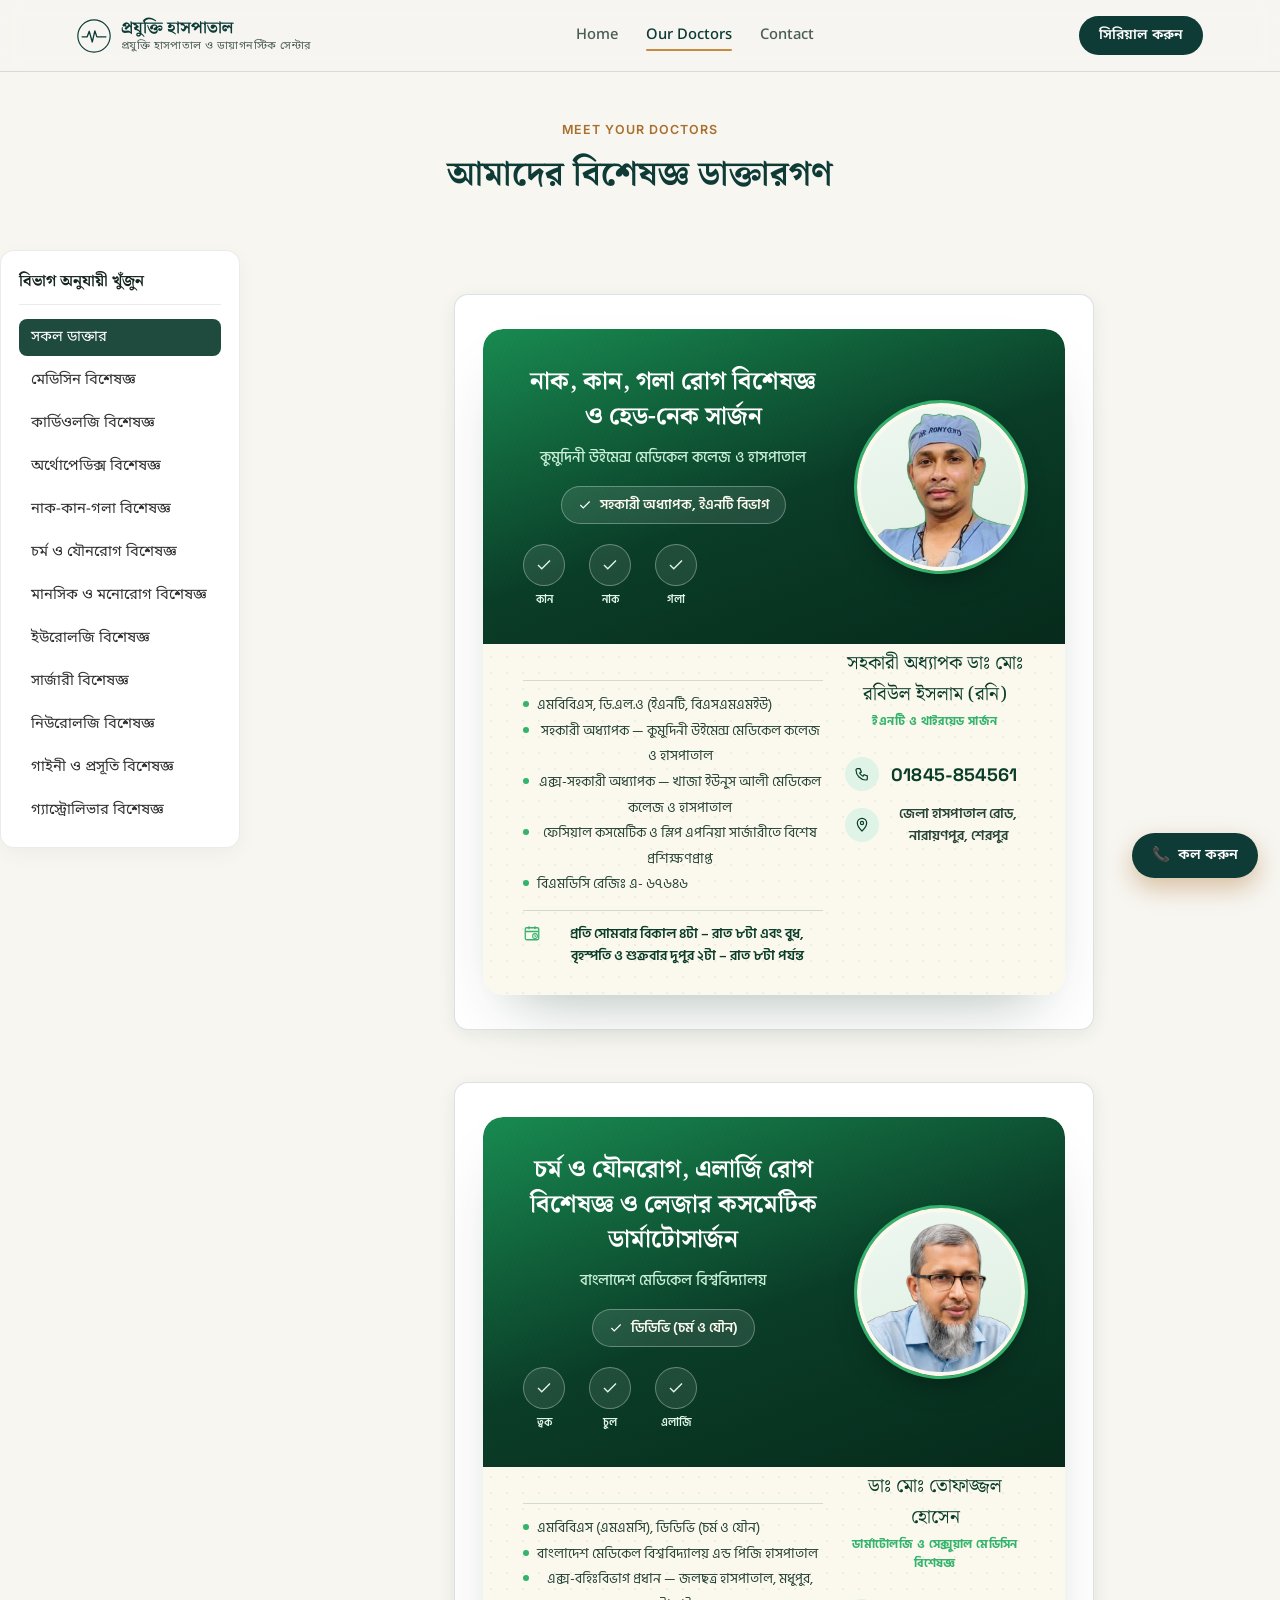
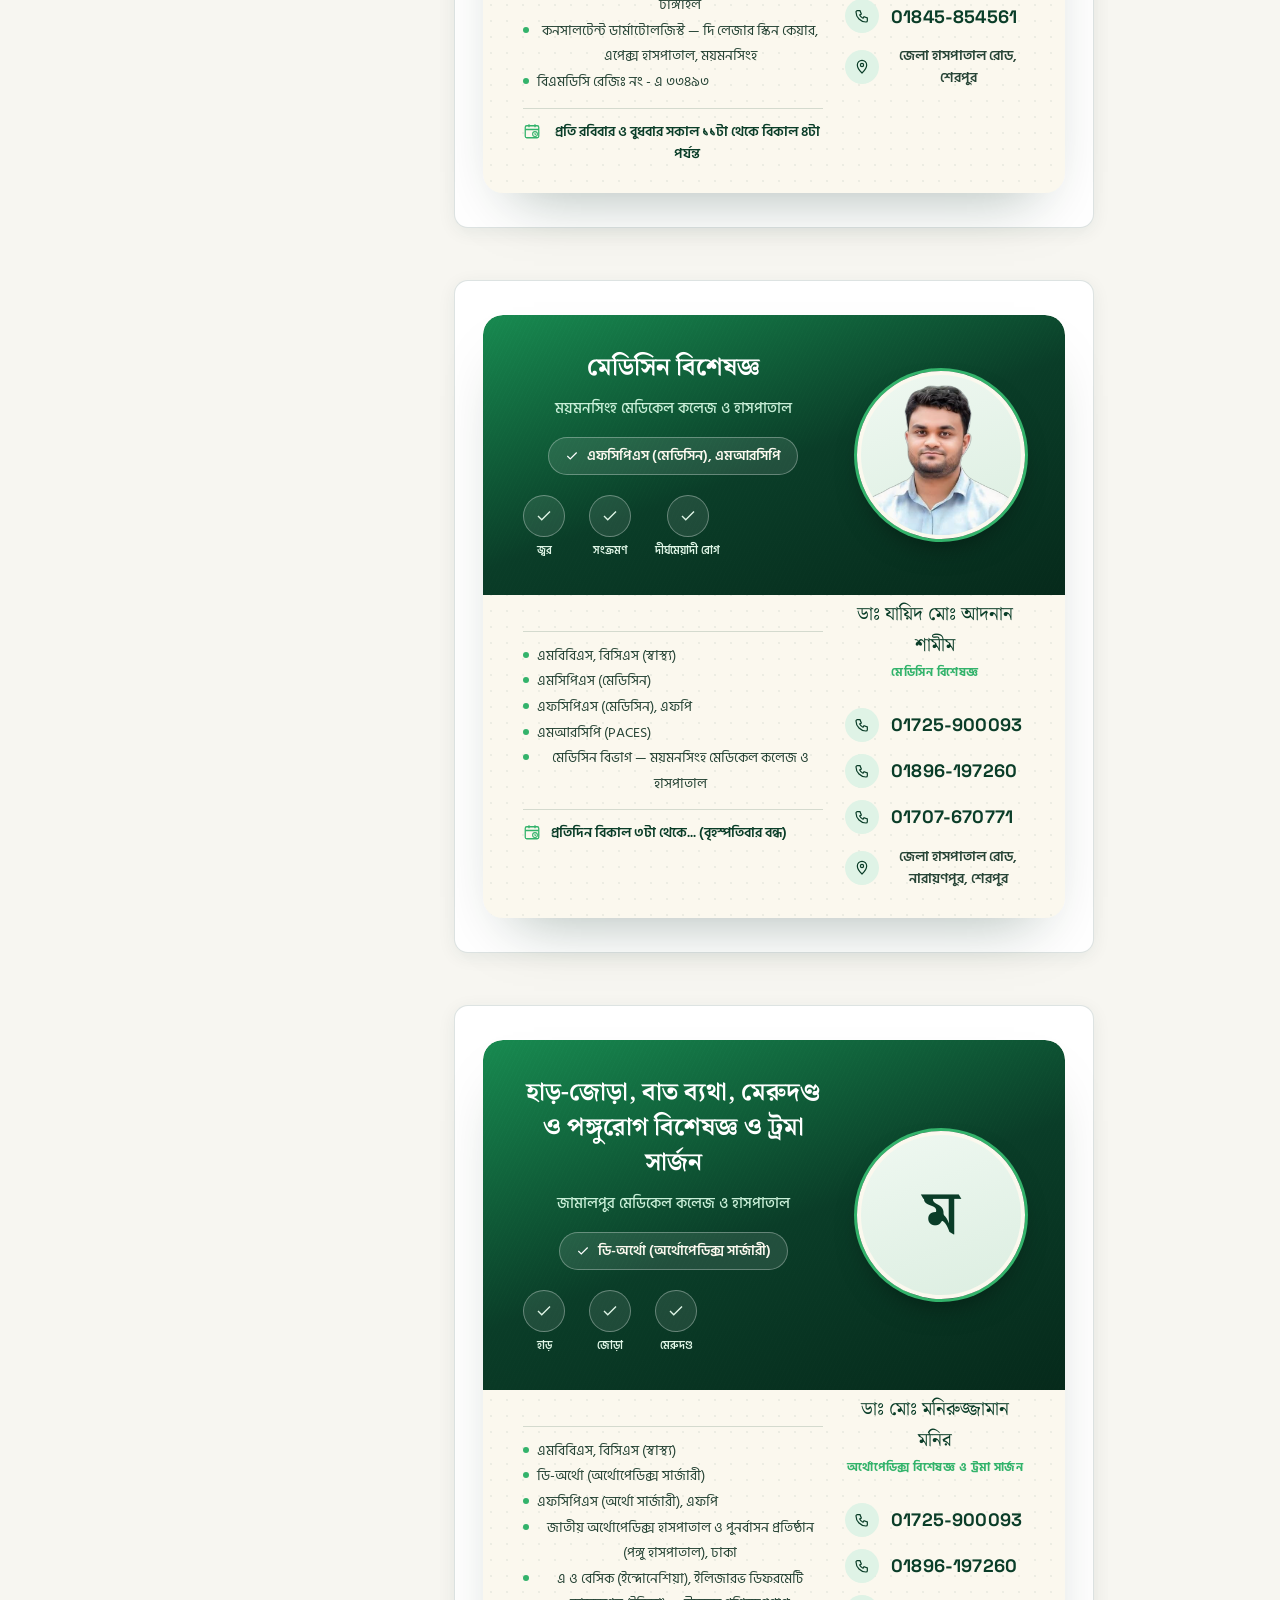
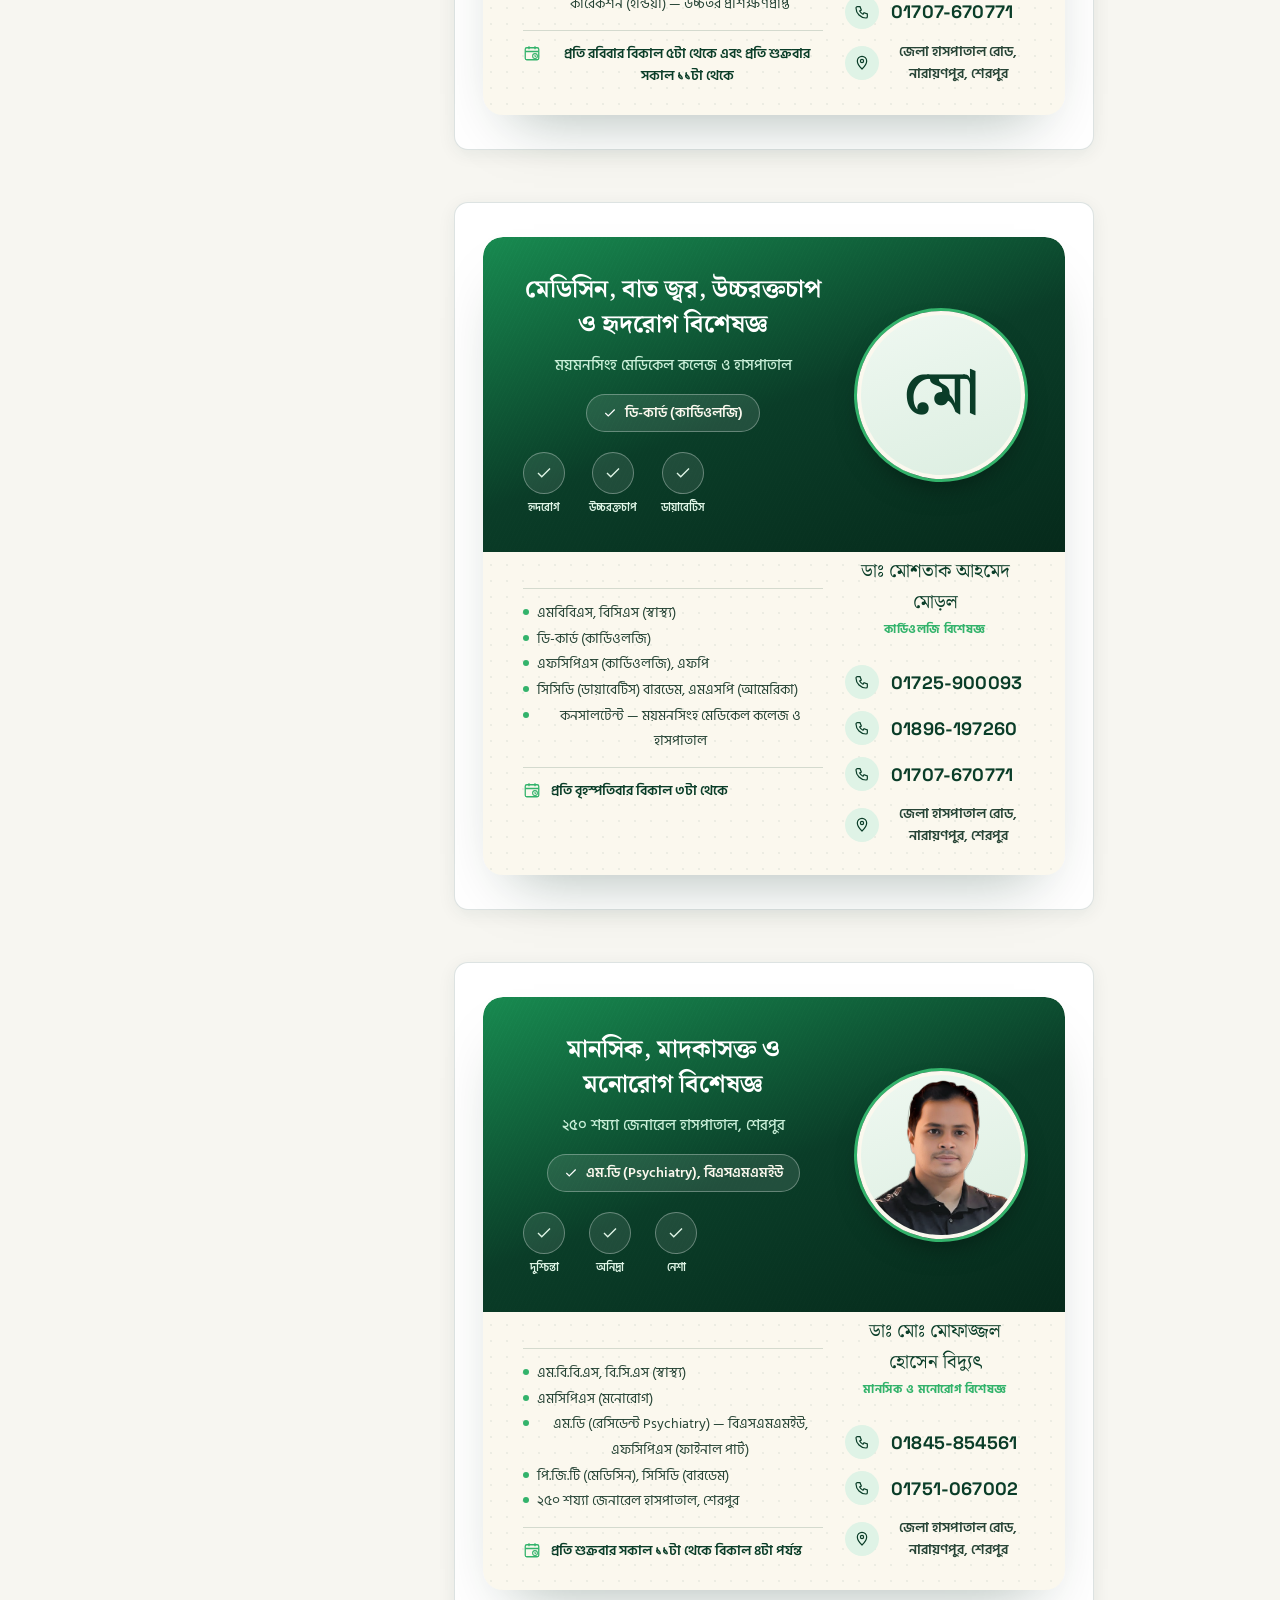
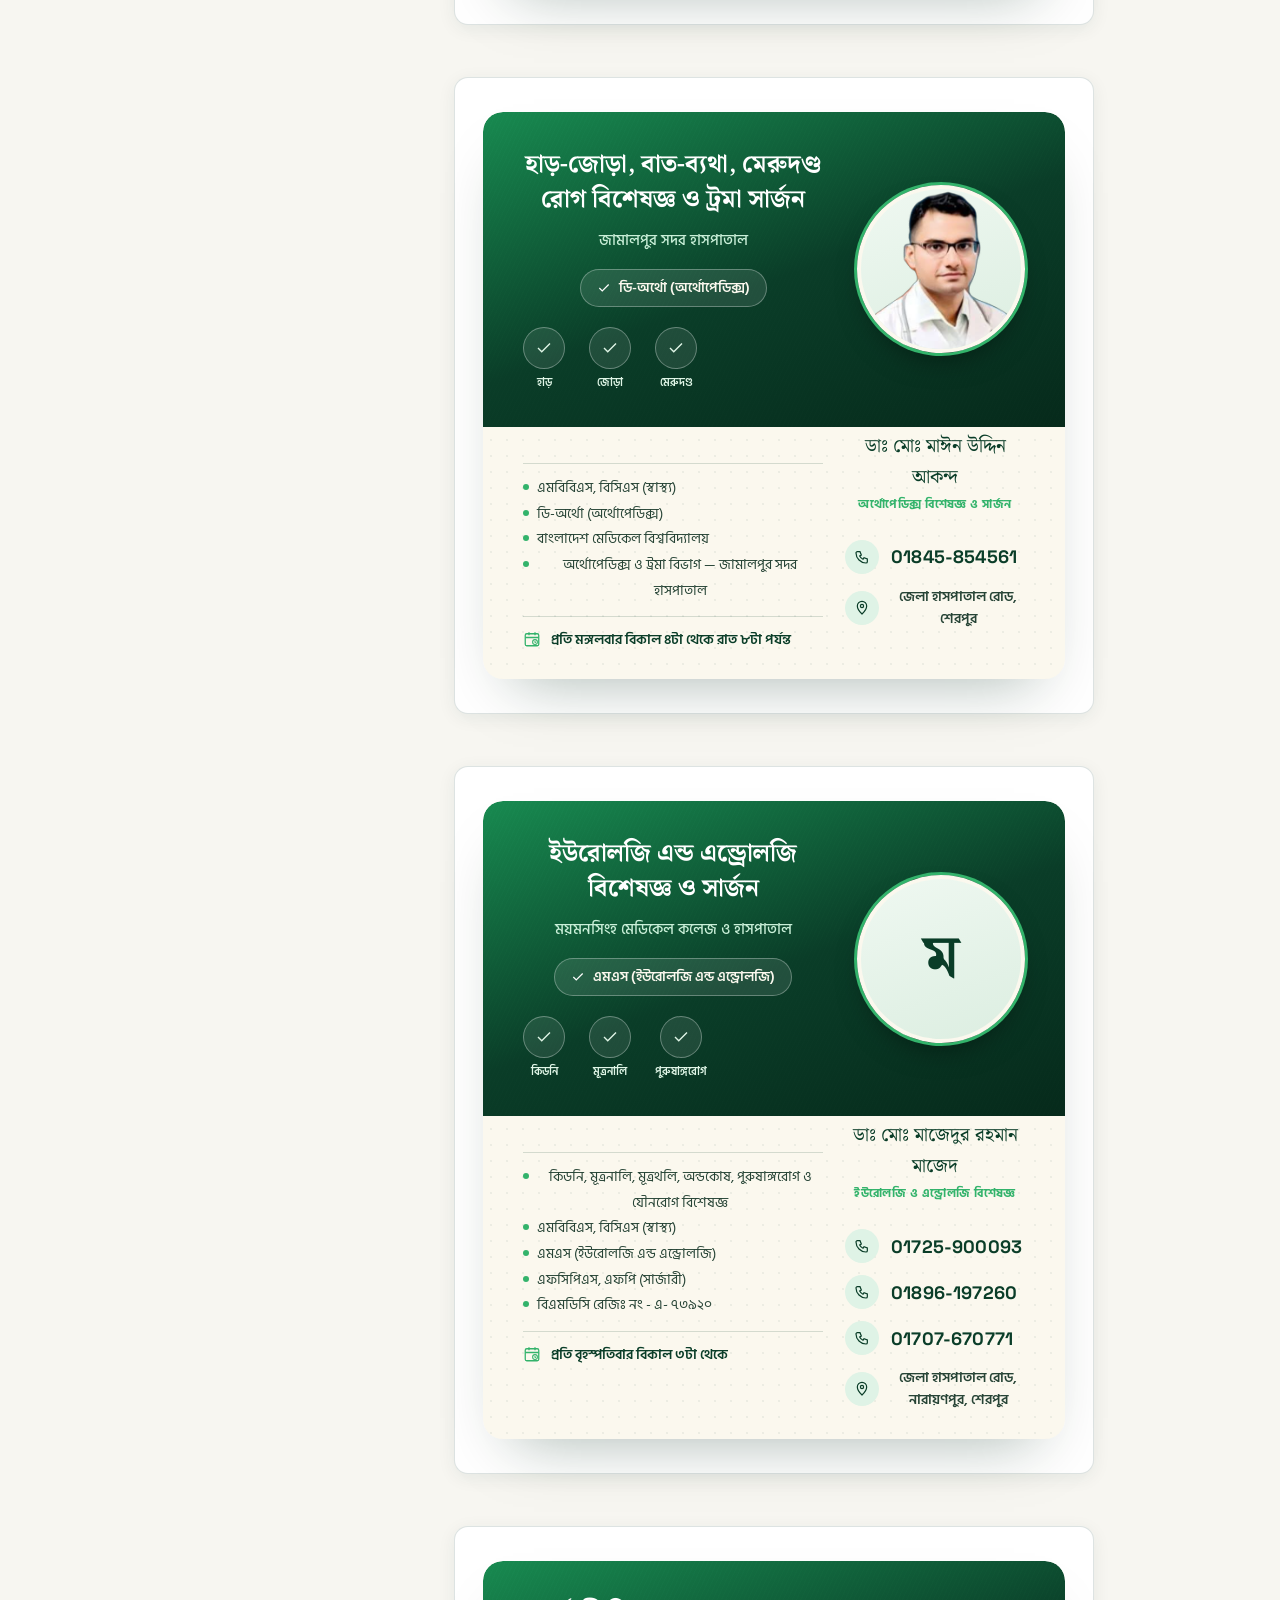
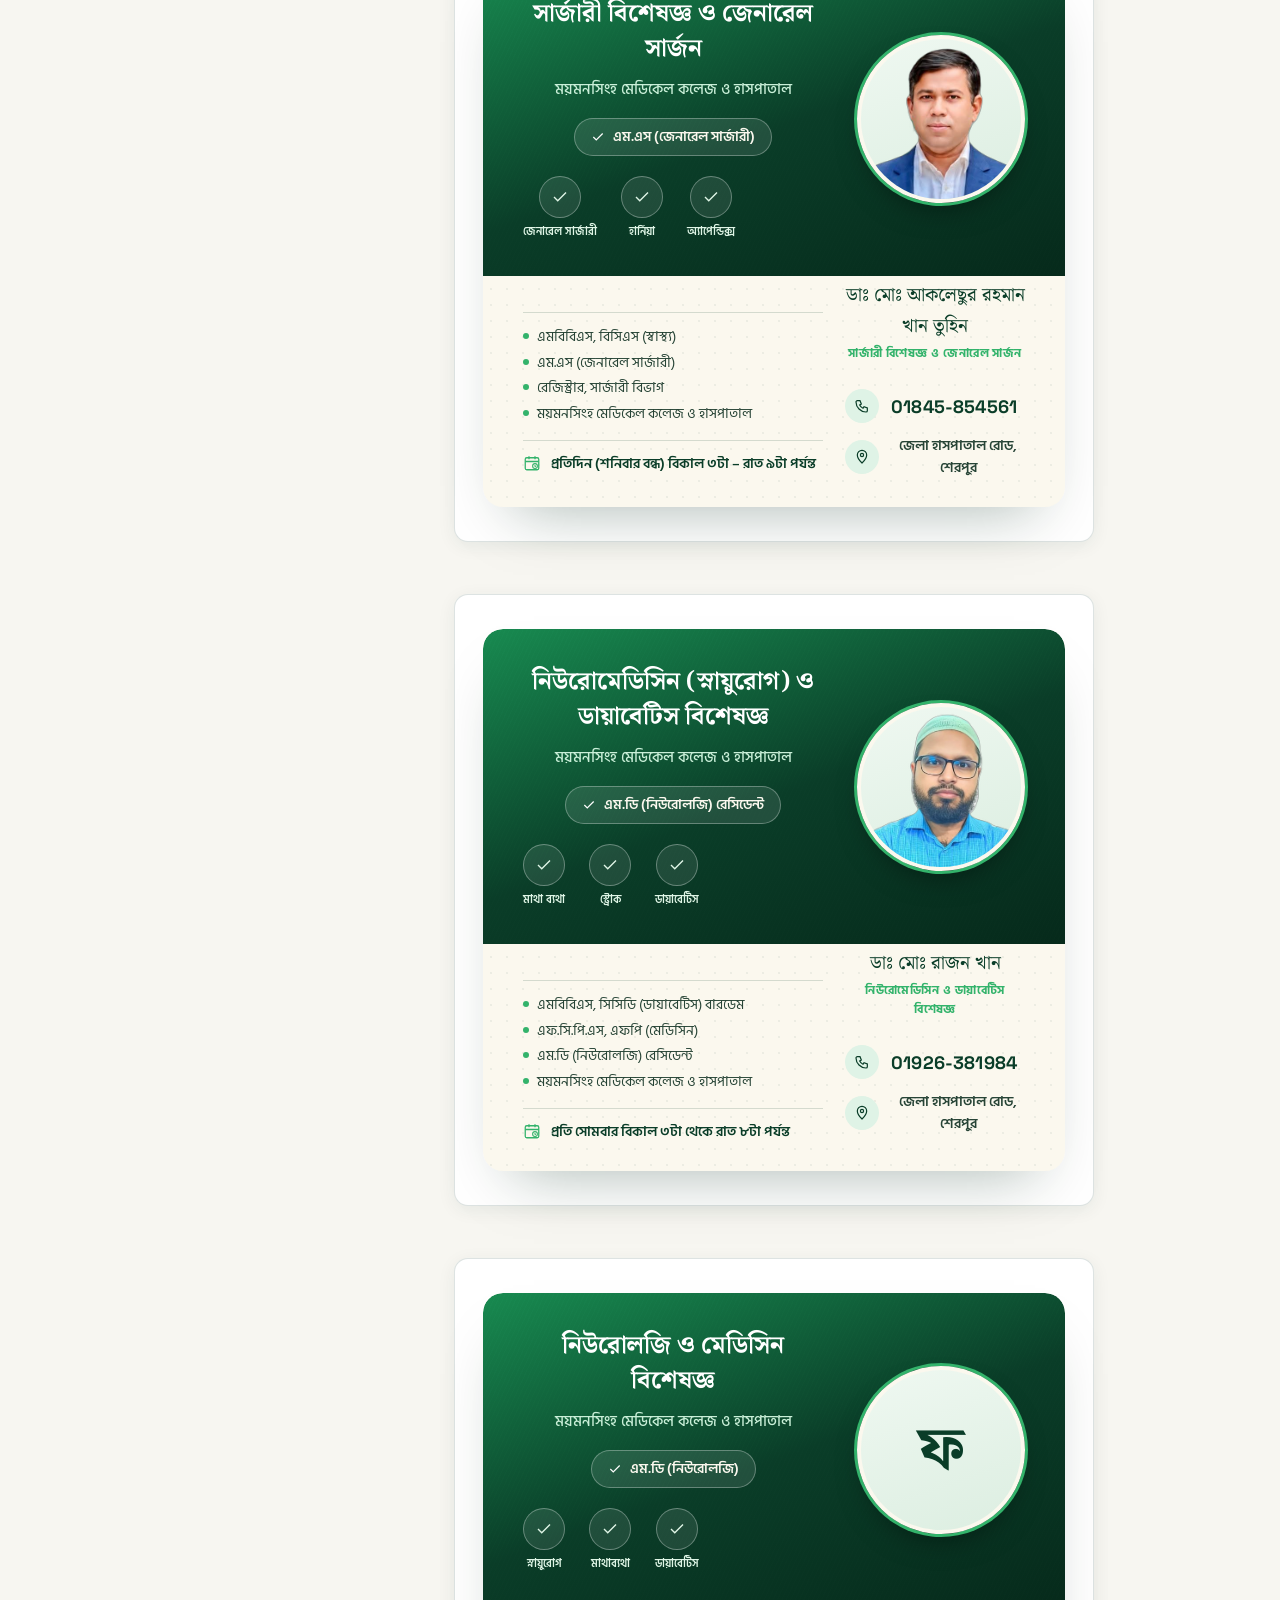
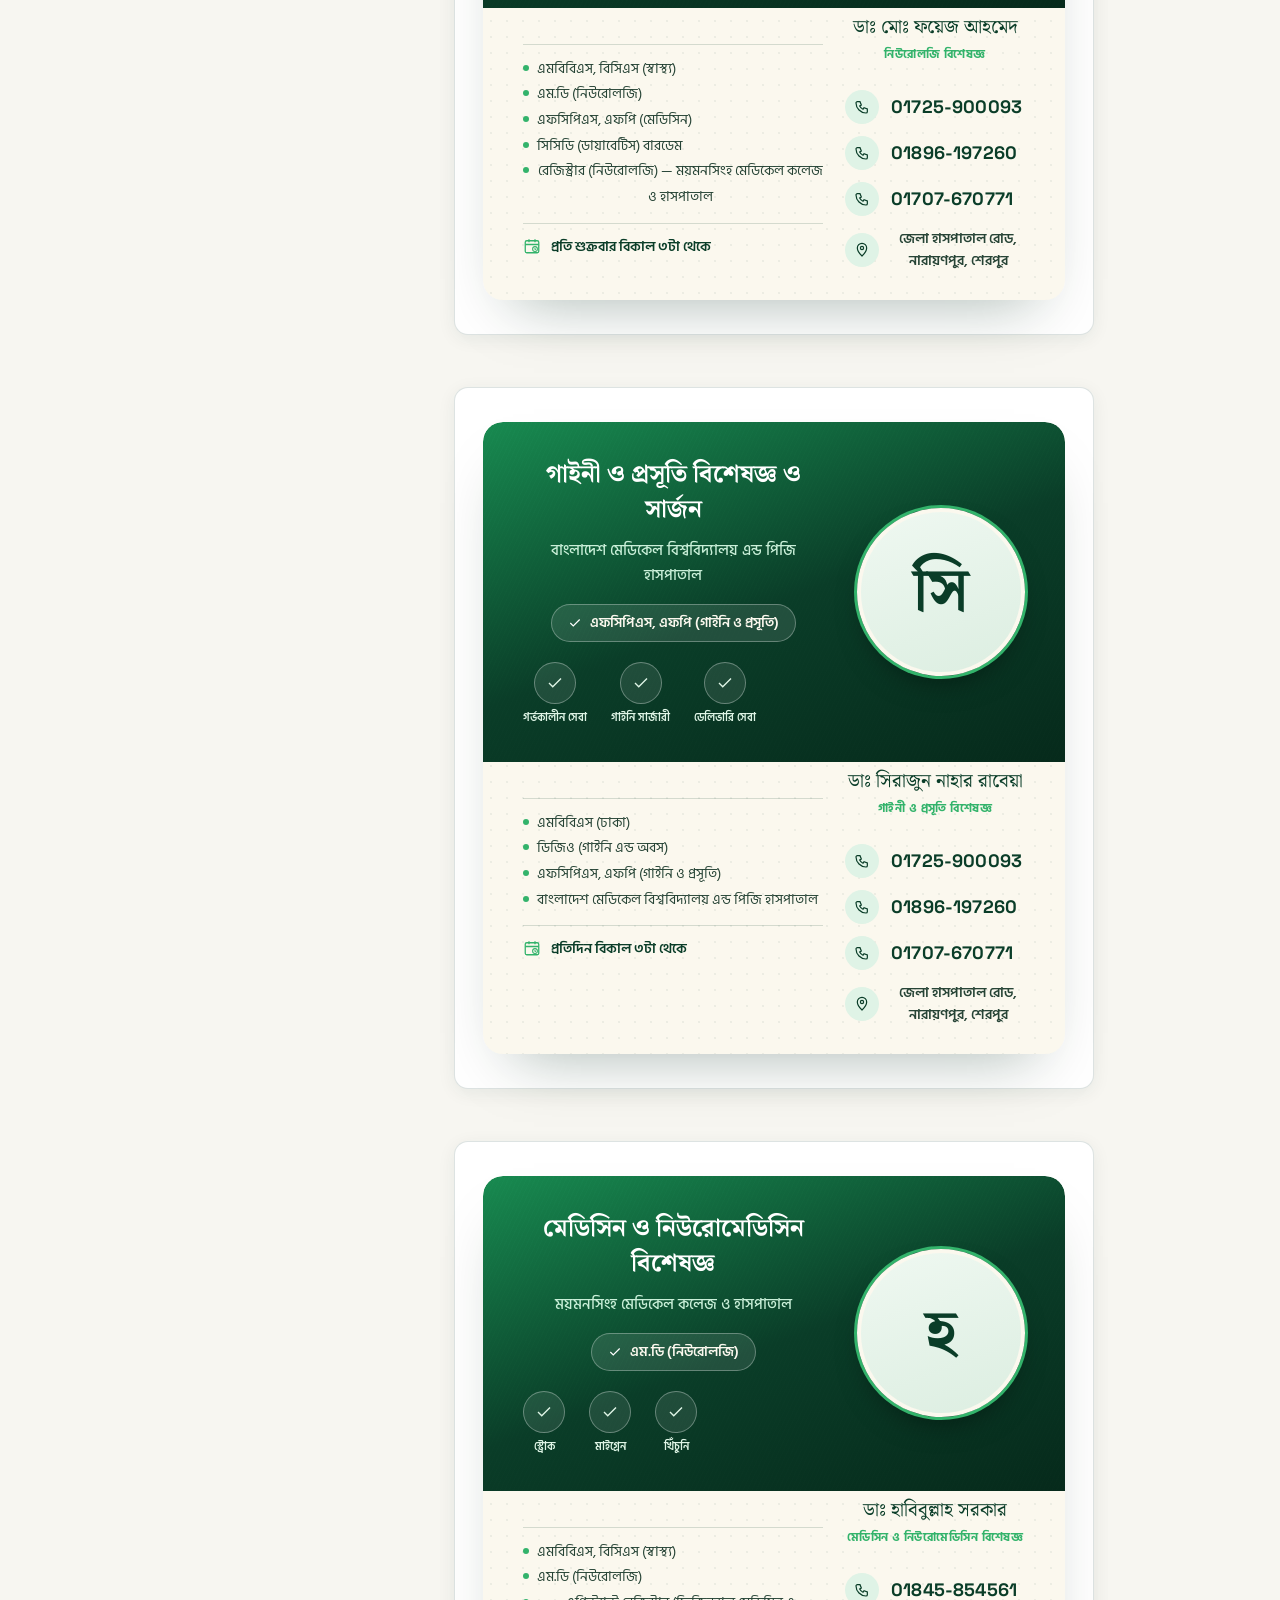
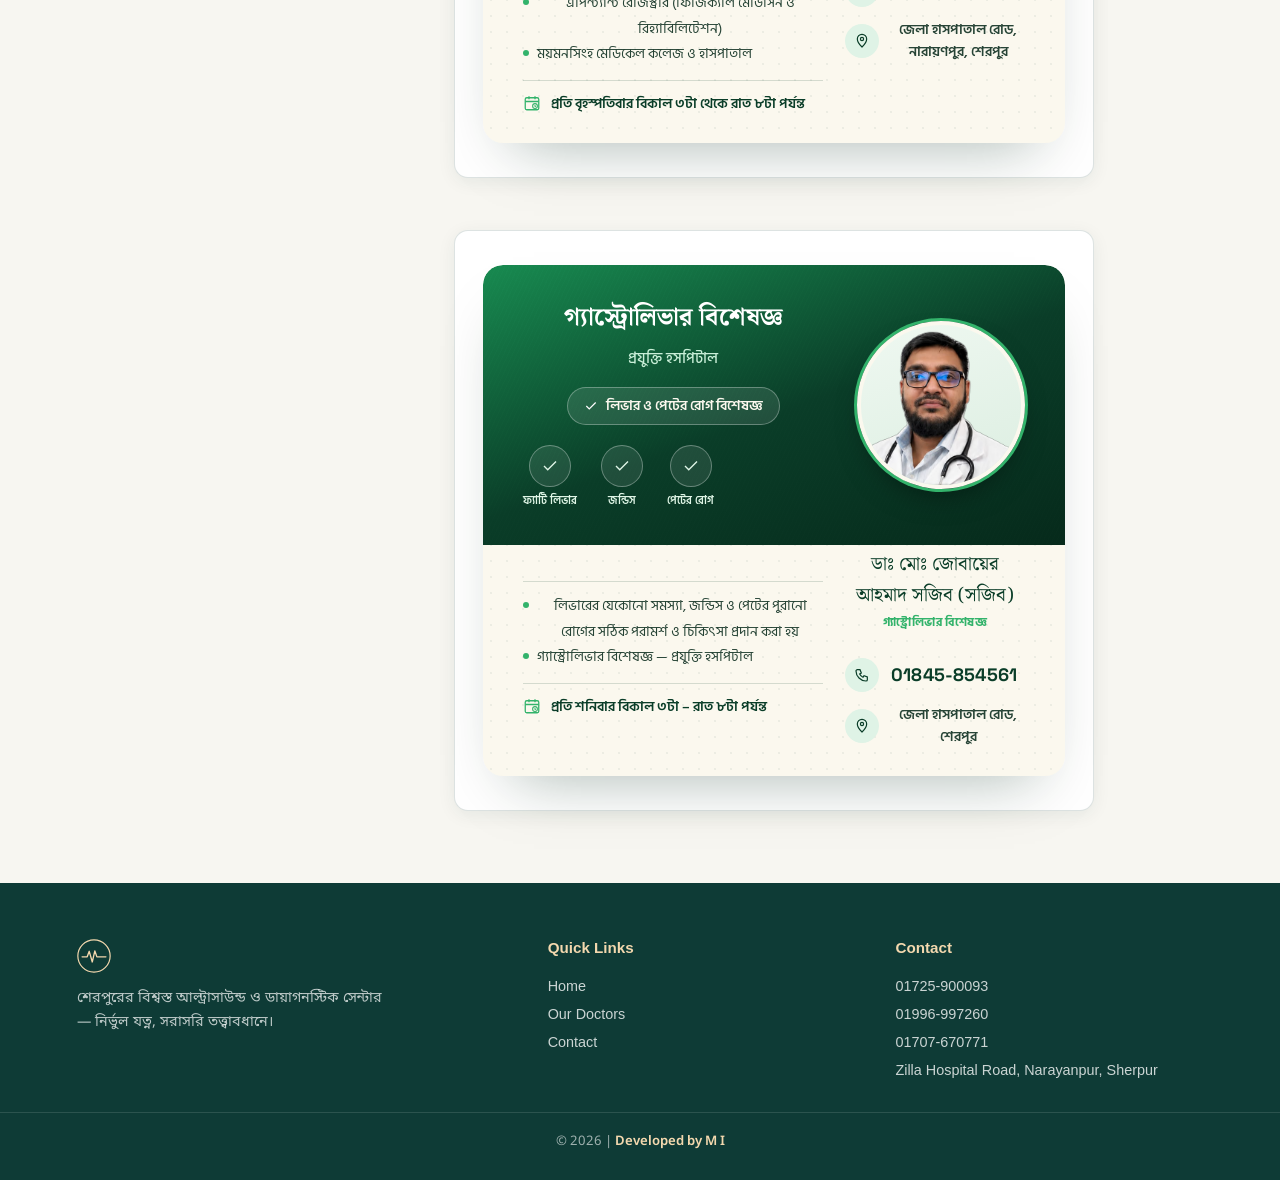
<file: doct.html>
<!DOCTYPE html>
<html lang="bn">
<head>
    <meta charset="UTF-8">
    <meta name="viewport" content="width=device-width, initial-scale=1.0">
    <title>Our Doctors</title>
    <link rel="icon" type="image/png" href="favicon.png">
    <link rel="stylesheet" href="index.css">
    <link rel="preconnect" href="https://fonts.googleapis.com">
    <link rel="preconnect" href="https://fonts.gstatic.com" crossorigin>
    <link href="https://fonts.googleapis.com/css2?family=Fraunces:wght@500;600;700&family=Inter:wght@400;500;600;700&family=Noto+Sans+Bengali:wght@400;500;600;700&family=Noto+Serif+Bengali:wght@600;700&display=swap" rel="stylesheet">
    <link href="https://fonts.googleapis.com/css2?family=Hind+Siliguri:wght@400;500;600;700&family=Space+Grotesk:wght@500;600;700&display=swap" rel="stylesheet">
    <style>
        /* Filter sidebar — doctors page only */
        .doctors-page-layout {
            display: flex;
            align-items: flex-start;
            gap: 28px;
        }

        .filter-sidebar {
            flex: 0 0 240px;
            position: sticky;
            top: 90px;
            background: #fff;
            border: 1px solid rgba(0,0,0,0.08);
            border-radius: 14px;
            padding: 18px;
            box-shadow: 0 6px 20px rgba(0,0,0,0.04);
        }

        .filter-sidebar-head {
            font-family: 'Noto Serif Bengali', serif;
            font-weight: 700;
            font-size: 1rem;
            margin-bottom: 14px;
            padding-bottom: 10px;
            border-bottom: 1px solid rgba(0,0,0,0.08);
        }

        .filter-list {
            list-style: none;
            margin: 0;
            padding: 0;
            display: flex;
            flex-direction: column;
            gap: 6px;
        }

        .filter-btn {
            width: 100%;
            text-align: left;
            background: transparent;
            border: none;
            font-family: 'Noto Sans Bengali', sans-serif;
            font-size: 0.92rem;
            color: #333;
            padding: 9px 12px;
            border-radius: 8px;
            cursor: pointer;
            transition: background 0.2s ease, color 0.2s ease;
        }

        .filter-btn:hover {
            background: rgba(0,0,0,0.05);
        }

        .filter-btn.active {
            background: #1f4b3f;
            color: #fff;
        }

        .doctors-list {
            flex: 1 1 auto;
            min-width: 0;
        }

        .no-results {
            text-align: center;
            padding: 40px 0;
            font-family: 'Noto Sans Bengali', sans-serif;
            color: #666;
        }

        @media (max-width: 860px) {
            .doctors-page-layout {
                flex-direction: column;
            }
            .filter-sidebar {
                position: static;
                width: 100%;
                flex-basis: auto;
            }
            .filter-list {
                flex-direction: row;
                flex-wrap: wrap;
            }
            .filter-btn {
                width: auto;
            }
        }

        /* ===== Doctor cards (same dc- design language as the homepage promo card) ===== */
        :root{
            --dc-deep:    #0A3D28;
            --dc-deep2:   #062A1B;
            --dc-leaf:    #157A47;
            --dc-bright:  #33B36B;
            --dc-mint:    #DFF3E6;
            --dc-cream:   #FBF8EE;
            --dc-line:    rgba(10,61,40,0.16);
        }
        .doctors-list{
            display:flex;
            flex-direction:column;
            gap: 30px;
            font-family:'Hind Siliguri', 'Noto Sans Bengali', sans-serif;
        }
        .dc-wrap{
            width:100%;
        }
        .dc-card{
            width:100%;
            background: var(--dc-cream);
            border-radius: 20px;
            overflow: hidden;
            position: relative;
            box-shadow: 0 30px 60px -30px rgba(6,42,27,0.35), 0 1px 0 rgba(255,255,255,0.7) inset;
        }
        .dc-card::before{
            content:"";
            position:absolute; inset:0;
            background-image: radial-gradient(rgba(10,61,40,0.06) 1px, transparent 1px);
            background-size: 16px 16px;
            pointer-events:none;
            z-index: 0;
        }
        .dc-panel{
            position: relative;
            z-index: 1;
            border-radius: 20px 20px 0 0;
            background: linear-gradient(160deg, #188A50 0%, var(--dc-deep) 52%, var(--dc-deep2) 100%);
            overflow: hidden;
        }
        .dc-panel::after{
            content:"";
            position:absolute; inset:0;
            background-image: repeating-linear-gradient(115deg, rgba(255,255,255,0.02) 0px, rgba(255,255,255,0.02) 1px, transparent 1px, transparent 4px);
            mix-blend-mode: overlay;
            pointer-events:none;
        }
        .dc-panel-content{
            position: relative; z-index: 2;
            display:grid;
            grid-template-columns: 1.3fr 0.7fr;
            grid-template-areas: "text medal";
            align-items:center;
            gap: clamp(18px, 4vw, 34px);
            padding: clamp(24px, 4vw, 36px) clamp(20px, 5vw, 40px) clamp(26px, 5vw, 36px);
            color: var(--dc-cream);
        }
        .dc-panel-left{ grid-area: text; min-width: 0; }
        .dc-medallion-col{ grid-area: medal; position: relative; display:flex; justify-content:center; }
        .dc-panel .dc-headline{
            font-family: 'Noto Serif Bengali', serif;
            font-size: clamp(18px, 2.6vw, 25px);
            line-height: 1.4;
            margin: 0 0 clamp(6px, 1.2vw, 10px) 0;
            color: #fff;
        }
        .dc-subline{
            font-size: clamp(12.5px, 1.5vw, 15px);
            font-weight: 500; color: #C9EFD8;
            margin: 0 0 clamp(12px, 2vw, 16px) 0;
        }
        .dc-pill{
            display:inline-flex; align-items:center; gap: 8px; flex-wrap: wrap;
            font-size: clamp(11.5px, 1.4vw, 13.5px); font-weight: 600;
            background: rgba(255,255,255,0.10);
            border: 1px solid rgba(255,255,255,0.3);
            padding: 7px clamp(12px, 2vw, 16px);
            border-radius: 999px;
            margin-bottom: clamp(14px, 2.5vw, 20px);
            max-width: 100%;
        }
        .dc-pill svg{ width:14px; height:14px; flex-shrink:0; }
        .dc-services{ display:flex; gap: clamp(12px, 3vw, 24px); flex-wrap: wrap; }
        .dc-service{ display:flex; flex-direction:column; align-items:center; gap: 5px; }
        .dc-service .dc-ring{
            width: clamp(34px, 7vw, 42px); height: clamp(34px, 7vw, 42px); border-radius: 50%;
            background: rgba(255,255,255,0.09);
            border: 1px solid rgba(255,255,255,0.32);
            display:flex; align-items:center; justify-content:center;
        }
        .dc-service svg{ width: clamp(14px, 3vw, 18px); height: clamp(14px, 3vw, 18px); }
        .dc-service span{ font-size: 10.5px; font-weight: 600; color: #DFF5E6; text-align:center; }
        .dc-medallion{
            width: clamp(110px, 20vw, 168px);
            aspect-ratio: 1;
            border-radius: 50%;
            background: linear-gradient(160deg,#EFF8F1,#DCEEE1);
            border: 4px solid var(--dc-cream);
            box-shadow: 0 0 0 3px var(--dc-bright), 0 14px 30px -12px rgba(0,0,0,0.5);
            overflow: hidden; position: relative; z-index: 4;
            display:flex; align-items:center; justify-content:center;

        }
        .dc-mono{
            font-family:'Noto Serif Bengali', serif;
            font-size: clamp(36px, 7.5vw, 62px);
            font-weight: 700;
            color: var(--dc-deep);
        }
        .dc-medallion img{
            width:100%; height:100%;
            object-fit: cover;
            object-position: center 15%;
            display:block;
        }
        @media (max-width: 640px){
            .dc-panel-content{
                grid-template-columns: 1fr;
                grid-template-areas: "medal" "text";
                text-align: center;
            }
            .dc-panel-left{ display:flex; flex-direction:column; align-items:center; }
            .dc-pill{ justify-content:center; }
            .dc-services{ justify-content:center; }
            .dc-medallion-col{ margin-top: clamp(14px, 4vw, 22px); }
        }
        .dc-bottom{
            position: relative; z-index: 2;
            padding: 10px clamp(20px, 4vw, 40px) 28px;
            display:grid; grid-template-columns: 1.25fr 0.75fr; gap: 22px;
        }
        .dc-name-block{ text-align: center; margin-top: -6px; }
        .dc-name-block .dc-name{ font-family:'Noto Serif Bengali', serif; font-size: 19px; color: var(--dc-deep); margin: 0; }
        .dc-name-block .dc-desig{ font-size: 11.5px; font-weight: 700; letter-spacing: 0.04em; color: var(--dc-bright); text-transform: uppercase; margin-top: 2px; }
        .dc-cred-col{ padding-top: 26px; }
        .dc-credentials{ font-size: 13.5px; line-height: 1.9; color: #274436; }
        .dc-credentials li{ list-style: none; display:flex; align-items:flex-start; gap: 8px; }
        .dc-credentials ul{ margin:0; padding:0; }
        .dc-credentials .dc-leaf-dot{ width: 6px; height:6px; border-radius: 50%; background: var(--dc-bright); margin-top: 8px; flex-shrink:0; }
        .dc-divider-row{ height:1px; background: var(--dc-line); margin: 12px 0; }
        .dc-schedule{ display:flex; align-items:flex-start; gap: 10px; font-size: 13.5px; font-weight: 600; color: var(--dc-deep); }
        .dc-schedule svg{ width:18px; height:18px; color: var(--dc-bright); flex-shrink:0; margin-top:1px; }
        .dc-contact-col{ padding-top: 26px; display:flex; flex-direction:column; gap: 12px; }
        .dc-contact-row{ display:flex; align-items:center; gap: 12px; text-decoration:none; }
        .dc-contact-row.dc-tel{ cursor:pointer; }
        .dc-contact-row.dc-tel:hover .dc-contact-icon{ background: var(--dc-bright); }
        .dc-contact-row.dc-tel:hover .dc-contact-icon svg{ color:#fff; }
        .dc-contact-row.dc-tel:hover .dc-phone{ color: var(--dc-bright); }
        .dc-contact-icon{
            width: 34px; height: 34px; border-radius: 50%;
            background: var(--dc-mint);
            display:flex; align-items:center; justify-content:center; flex-shrink: 0;
            transition: background 0.15s ease;
        }
        .dc-contact-icon svg{ width:16px; height:16px; color: var(--dc-deep); transition: color 0.15s ease; }
        .dc-contact-row .dc-phone{
            font-family:'Space Grotesk', 'Hind Siliguri', sans-serif; font-size: 18px; font-weight: 700;
            color: var(--dc-deep); letter-spacing: 0.01em; transition: color 0.15s ease;
        }
        .dc-contact-row .dc-txt{ font-size: 13.5px; font-weight: 600; color: #274436; }
        @media (max-width: 760px){
            .dc-bottom{ grid-template-columns: 1fr; }
            .dc-cred-col, .dc-contact-col{ padding-top: 8px; }
        }
    </style>
</head>
<body class="body">

    <nav class="nav">
        <a href="index.html" class="brand">
            <span class="brand-mark" aria-hidden="true">
                <svg viewBox="0 0 40 40" fill="none" xmlns="http://www.w3.org/2000/svg">
                    <circle cx="20" cy="20" r="19" stroke="currentColor" stroke-width="1.4"/>
                    <path d="M6 21h6l2.4-6.5L18 27l3-13 2.4 7H34" stroke="currentColor" stroke-width="1.6" stroke-linecap="round" stroke-linejoin="round"/>
                </svg>
            </span>
            <span>
                <span class="brand-name">প্রযুক্তি হাসপাতাল</span>
                <span class="brand-tag">প্রযুক্তি হাসপাতাল ও ডায়াগনস্টিক সেন্টার</span>
            </span>
        </a>

        <div class="nav-links-desktop">
            <a href="index.html">Home</a>
            <a href="doctor.html" class="active">Our Doctors</a>
            <a href="contact.html">Contact</a>
        </div>

        <a class="nav-call" href="tel:01725900093">সিরিয়াল করুন</a>

        <div class="sidebar-toggle" id="sidebarToggle">☰</div>
    </nav>

    <nav class="nav-list" id="sidebar">
        <li><a href="index.html">Home</a></li>
        <li><a href="doctor.html" class="active">Our Doctors</a></li>
        <li><a href="contact.html">Contact</a></li>
    </nav>
    <div class="overlay" id="overlay"></div>

    <div class="content">

            <div class="section-head">
                <span class="section-eyebrow">Meet your doctors</span>
                <h2>আমাদের বিশেষজ্ঞ ডাক্তারগণ</h2>
            </div>

            <div class="doctors-page-layout">

                <aside class="filter-sidebar" id="filterSidebar">
                    <div class="filter-sidebar-head">বিভাগ অনুযায়ী খুঁজুন</div>
                    <ul class="filter-list" id="filterList">
                        <li><button class="filter-btn active" data-filter="all">সকল ডাক্তার</button></li>
                        <li><button class="filter-btn" data-filter="medicine">মেডিসিন বিশেষজ্ঞ</button></li>
                        <li><button class="filter-btn" data-filter="cardiology">কার্ডিওলজি বিশেষজ্ঞ</button></li>
                        <li><button class="filter-btn" data-filter="orthopedics">অর্থোপেডিক্স বিশেষজ্ঞ</button></li>
                        <li><button class="filter-btn" data-filter="ent">নাক-কান-গলা বিশেষজ্ঞ</button></li>
                        <li><button class="filter-btn" data-filter="dermatology">চর্ম ও যৌনরোগ বিশেষজ্ঞ</button></li>
                        <li><button class="filter-btn" data-filter="psychiatry">মানসিক ও মনোরোগ বিশেষজ্ঞ</button></li>
                        <li><button class="filter-btn" data-filter="urology">ইউরোলজি বিশেষজ্ঞ</button></li>
                        <li><button class="filter-btn" data-filter="surgery">সার্জারী বিশেষজ্ঞ</button></li>
                        <li><button class="filter-btn" data-filter="neurology">নিউরোলজি বিশেষজ্ঞ</button></li>
                        <li><button class="filter-btn" data-filter="gynecology">গাইনী ও প্রসূতি বিশেষজ্ঞ</button></li>
                        <li><button class="filter-btn" data-filter="gastro">গ্যাস্ট্রোলিভার বিশেষজ্ঞ</button></li>
                    </ul>
                </aside>

            <div class="doctors-list" id="doctorsList">
                <div class="dc-wrap doctor-card" data-category="ent">
                    <div class="dc-card">
                        <div class="dc-panel">
                            <div class="dc-panel-content">
                                <div class="dc-panel-left">
                                    <h3 class="dc-headline">নাক, কান, গলা রোগ বিশেষজ্ঞ ও হেড-নেক সার্জন</h3>
                                    <p class="dc-subline">কুমুদিনী উইমেন্স মেডিকেল কলেজ ও হাসপাতাল</p>
                                    <div class="dc-pill">
                                        <svg viewBox="0 0 24 24" fill="none" stroke="#fff" stroke-width="2"><path d="M20 6L9 17l-5-5"/></svg>
                                        সহকারী অধ্যাপক, ইএনটি বিভাগ
                                    </div>
                                    <div class="dc-services">
                            <div class="dc-service">
                                <div class="dc-ring"><svg viewBox="0 0 24 24" fill="none" stroke="#DFF5E6" stroke-width="1.8"><path d="M20 6L9 17l-5-5"/></svg></div>
                                <span>কান</span>
                            </div>
                            <div class="dc-service">
                                <div class="dc-ring"><svg viewBox="0 0 24 24" fill="none" stroke="#DFF5E6" stroke-width="1.8"><path d="M20 6L9 17l-5-5"/></svg></div>
                                <span>নাক</span>
                            </div>
                            <div class="dc-service">
                                <div class="dc-ring"><svg viewBox="0 0 24 24" fill="none" stroke="#DFF5E6" stroke-width="1.8"><path d="M20 6L9 17l-5-5"/></svg></div>
                                <span>গলা</span>
                            </div>
                                    </div>
                                </div>
                                <div class="dc-medallion-col">
                                    <div class="dc-medallion"><img src="doctors/rony.png" alt="সহকারী অধ্যাপক ডাঃ মোঃ রবিউল ইসলাম (রনি)"></div>
                                </div>
                            </div>
                        </div>

                        <div class="dc-bottom">
                            <div class="dc-cred-col">
                                <div class="dc-divider-row" style="margin-top:0;"></div>
                                <ul class="dc-credentials">
                                <li><span class="dc-leaf-dot"></span> এমবিবিএস, ডি.এল.ও (ইএনটি, বিএসএমএমইউ)</li>
                                <li><span class="dc-leaf-dot"></span> সহকারী অধ্যাপক — কুমুদিনী উইমেন্স মেডিকেল কলেজ ও হাসপাতাল</li>
                                <li><span class="dc-leaf-dot"></span> এক্স-সহকারী অধ্যাপক — খাজা ইউনুস আলী মেডিকেল কলেজ ও হাসপাতাল</li>
                                <li><span class="dc-leaf-dot"></span> ফেসিয়াল কসমেটিক ও স্লিপ এপনিয়া সার্জারীতে বিশেষ প্রশিক্ষণপ্রাপ্ত</li>
                                <li><span class="dc-leaf-dot"></span> বিএমডিসি রেজিঃ এ- ৬৭৬৪৬</li>
                                </ul>
                                <div class="dc-divider-row"></div>
                                <div class="dc-schedule">
                                    <svg viewBox="0 0 24 24" fill="none" stroke="currentColor" stroke-width="1.7"><rect x="3" y="5" width="18" height="16" rx="2"/><path d="M3 10h18M8 3v4M16 3v4"/><circle cx="16" cy="16" r="3.2" stroke-width="1.4"/><path d="M16 14.6v1.6l1 .8" stroke-width="1.4"/></svg>
                                    প্রতি সোমবার বিকাল ৪টা – রাত ৮টা এবং বুধ, বৃহস্পতি ও শুক্রবার দুপুর ২টা – রাত ৮টা পর্যন্ত
                                </div>
                            </div>

                            <div>
                                <div class="dc-name-block">
                                    <p class="dc-name">সহকারী অধ্যাপক ডাঃ মোঃ রবিউল ইসলাম (রনি)</p>
                                    <p class="dc-desig">ইএনটি ও থাইরয়েড সার্জন</p>
                                </div>
                                <div class="dc-contact-col">
                                <a class="dc-contact-row dc-tel" href="tel:01845854561"><div class="dc-contact-icon"><svg viewBox="0 0 24 24" fill="none" stroke="currentColor" stroke-width="1.8"><path d="M5 4h4l2 5-2.5 1.5a11 11 0 0 0 5 5L15 13l5 2v4a2 2 0 0 1-2 2C10 21 3 14 3 6a2 2 0 0 1 2-2z"/></svg></div><span class="dc-phone">01845-854561</span></a>
                                    <div class="dc-contact-row">
                                        <div class="dc-contact-icon"><svg viewBox="0 0 24 24" fill="none" stroke="currentColor" stroke-width="1.8"><path d="M12 21s7-6.5 7-12a7 7 0 0 0-14 0c0 5.5 7 12 7 12z"/><circle cx="12" cy="9" r="2.4"/></svg></div>
                                        <span class="dc-txt">জেলা হাসপাতাল রোড, নারায়ণপুর, শেরপুর</span>
                                    </div>
                                </div>
                            </div>
                        </div>
                    </div>
                </div>

                <div class="dc-wrap doctor-card" data-category="dermatology">
                    <div class="dc-card">
                        <div class="dc-panel">
                            <div class="dc-panel-content">
                                <div class="dc-panel-left">
                                    <h3 class="dc-headline">চর্ম ও যৌনরোগ, এলার্জি রোগ বিশেষজ্ঞ ও লেজার কসমেটিক ডার্মাটোসার্জন</h3>
                                    <p class="dc-subline">বাংলাদেশ মেডিকেল বিশ্ববিদ্যালয়</p>
                                    <div class="dc-pill">
                                        <svg viewBox="0 0 24 24" fill="none" stroke="#fff" stroke-width="2"><path d="M20 6L9 17l-5-5"/></svg>
                                        ডিডিভি (চর্ম ও যৌন)
                                    </div>
                                    <div class="dc-services">
                            <div class="dc-service">
                                <div class="dc-ring"><svg viewBox="0 0 24 24" fill="none" stroke="#DFF5E6" stroke-width="1.8"><path d="M20 6L9 17l-5-5"/></svg></div>
                                <span>ত্বক</span>
                            </div>
                            <div class="dc-service">
                                <div class="dc-ring"><svg viewBox="0 0 24 24" fill="none" stroke="#DFF5E6" stroke-width="1.8"><path d="M20 6L9 17l-5-5"/></svg></div>
                                <span>চুল</span>
                            </div>
                            <div class="dc-service">
                                <div class="dc-ring"><svg viewBox="0 0 24 24" fill="none" stroke="#DFF5E6" stroke-width="1.8"><path d="M20 6L9 17l-5-5"/></svg></div>
                                <span>এলার্জি</span>
                            </div>
                                    </div>
                                </div>
                                <div class="dc-medallion-col">
                                    <div class="dc-medallion"><img src="doctors/tofazzal.png" alt="ডাঃ মোঃ তোফাজ্জল হোসেন"></div>
                                </div>
                            </div>
                        </div>

                        <div class="dc-bottom">
                            <div class="dc-cred-col">
                                <div class="dc-divider-row" style="margin-top:0;"></div>
                                <ul class="dc-credentials">
                                <li><span class="dc-leaf-dot"></span> এমবিবিএস (এমএমসি), ডিডিভি (চর্ম ও যৌন)</li>
                                <li><span class="dc-leaf-dot"></span> বাংলাদেশ মেডিকেল বিশ্ববিদ্যালয় এন্ড পিজি হাসপাতাল</li>
                                <li><span class="dc-leaf-dot"></span> এক্স-বহিঃবিভাগ প্রধান — জলছত্র হাসপাতাল, মধুপুর, টাঙ্গাইল</li>
                                <li><span class="dc-leaf-dot"></span> কনসালটেন্ট ডার্মাটোলজিস্ট — দি লেজার স্কিন কেয়ার, এপেক্স হাসপাতাল, ময়মনসিংহ</li>
                                <li><span class="dc-leaf-dot"></span> বিএমডিসি রেজিঃ নং - এ ৩৩৪৯৩</li>
                                </ul>
                                <div class="dc-divider-row"></div>
                                <div class="dc-schedule">
                                    <svg viewBox="0 0 24 24" fill="none" stroke="currentColor" stroke-width="1.7"><rect x="3" y="5" width="18" height="16" rx="2"/><path d="M3 10h18M8 3v4M16 3v4"/><circle cx="16" cy="16" r="3.2" stroke-width="1.4"/><path d="M16 14.6v1.6l1 .8" stroke-width="1.4"/></svg>
                                    প্রতি রবিবার ও বুধবার সকাল ১১টা থেকে বিকাল ৪টা পর্যন্ত
                                </div>
                            </div>

                            <div>
                                <div class="dc-name-block">
                                    <p class="dc-name">ডাঃ মোঃ তোফাজ্জল হোসেন</p>
                                    <p class="dc-desig">ডার্মাটোলজি ও সেক্সুয়াল মেডিসিন বিশেষজ্ঞ</p>
                                </div>
                                <div class="dc-contact-col">
                                <a class="dc-contact-row dc-tel" href="tel:01845854561"><div class="dc-contact-icon"><svg viewBox="0 0 24 24" fill="none" stroke="currentColor" stroke-width="1.8"><path d="M5 4h4l2 5-2.5 1.5a11 11 0 0 0 5 5L15 13l5 2v4a2 2 0 0 1-2 2C10 21 3 14 3 6a2 2 0 0 1 2-2z"/></svg></div><span class="dc-phone">01845-854561</span></a>
                                    <div class="dc-contact-row">
                                        <div class="dc-contact-icon"><svg viewBox="0 0 24 24" fill="none" stroke="currentColor" stroke-width="1.8"><path d="M12 21s7-6.5 7-12a7 7 0 0 0-14 0c0 5.5 7 12 7 12z"/><circle cx="12" cy="9" r="2.4"/></svg></div>
                                        <span class="dc-txt">জেলা হাসপাতাল রোড, শেরপুর</span>
                                    </div>
                                </div>
                            </div>
                        </div>
                    </div>
                </div>

                <div class="dc-wrap doctor-card" data-category="medicine">
                    <div class="dc-card">
                        <div class="dc-panel">
                            <div class="dc-panel-content">
                                <div class="dc-panel-left">
                                    <h3 class="dc-headline">মেডিসিন বিশেষজ্ঞ</h3>
                                    <p class="dc-subline">ময়মনসিংহ মেডিকেল কলেজ ও হাসপাতাল</p>
                                    <div class="dc-pill">
                                        <svg viewBox="0 0 24 24" fill="none" stroke="#fff" stroke-width="2"><path d="M20 6L9 17l-5-5"/></svg>
                                        এফসিপিএস (মেডিসিন), এমআরসিপি
                                    </div>
                                    <div class="dc-services">
                            <div class="dc-service">
                                <div class="dc-ring"><svg viewBox="0 0 24 24" fill="none" stroke="#DFF5E6" stroke-width="1.8"><path d="M20 6L9 17l-5-5"/></svg></div>
                                <span>জ্বর</span>
                            </div>
                            <div class="dc-service">
                                <div class="dc-ring"><svg viewBox="0 0 24 24" fill="none" stroke="#DFF5E6" stroke-width="1.8"><path d="M20 6L9 17l-5-5"/></svg></div>
                                <span>সংক্রমণ</span>
                            </div>
                            <div class="dc-service">
                                <div class="dc-ring"><svg viewBox="0 0 24 24" fill="none" stroke="#DFF5E6" stroke-width="1.8"><path d="M20 6L9 17l-5-5"/></svg></div>
                                <span>দীর্ঘমেয়াদী রোগ</span>
                            </div>
                                    </div>
                                </div>
                                <div class="dc-medallion-col">
                                    <div class="dc-medallion"><img src="doctors/yayid.png" alt="ডাঃ যায়িদ মোঃ আদনান শামীম"></div>
                                </div>
                            </div>
                        </div>

                        <div class="dc-bottom">
                            <div class="dc-cred-col">
                                <div class="dc-divider-row" style="margin-top:0;"></div>
                                <ul class="dc-credentials">
                                <li><span class="dc-leaf-dot"></span> এমবিবিএস, বিসিএস (স্বাস্থ্য)</li>
                                <li><span class="dc-leaf-dot"></span> এমসিপিএস (মেডিসিন)</li>
                                <li><span class="dc-leaf-dot"></span> এফসিপিএস (মেডিসিন), এফপি</li>
                                <li><span class="dc-leaf-dot"></span> এমআরসিপি (PACES)</li>
                                <li><span class="dc-leaf-dot"></span> মেডিসিন বিভাগ — ময়মনসিংহ মেডিকেল কলেজ ও হাসপাতাল</li>
                                </ul>
                                <div class="dc-divider-row"></div>
                                <div class="dc-schedule">
                                    <svg viewBox="0 0 24 24" fill="none" stroke="currentColor" stroke-width="1.7"><rect x="3" y="5" width="18" height="16" rx="2"/><path d="M3 10h18M8 3v4M16 3v4"/><circle cx="16" cy="16" r="3.2" stroke-width="1.4"/><path d="M16 14.6v1.6l1 .8" stroke-width="1.4"/></svg>
                                    প্রতিদিন বিকাল ৩টা থেকে... (বৃহস্পতিবার বন্ধ)
                                </div>
                            </div>

                            <div>
                                <div class="dc-name-block">
                                    <p class="dc-name">ডাঃ যায়িদ মোঃ আদনান শামীম</p>
                                    <p class="dc-desig">মেডিসিন বিশেষজ্ঞ</p>
                                </div>
                                <div class="dc-contact-col">
                                <a class="dc-contact-row dc-tel" href="tel:01725900093"><div class="dc-contact-icon"><svg viewBox="0 0 24 24" fill="none" stroke="currentColor" stroke-width="1.8"><path d="M5 4h4l2 5-2.5 1.5a11 11 0 0 0 5 5L15 13l5 2v4a2 2 0 0 1-2 2C10 21 3 14 3 6a2 2 0 0 1 2-2z"/></svg></div><span class="dc-phone">01725-900093</span></a>
                                <a class="dc-contact-row dc-tel" href="tel:01896197260"><div class="dc-contact-icon"><svg viewBox="0 0 24 24" fill="none" stroke="currentColor" stroke-width="1.8"><path d="M5 4h4l2 5-2.5 1.5a11 11 0 0 0 5 5L15 13l5 2v4a2 2 0 0 1-2 2C10 21 3 14 3 6a2 2 0 0 1 2-2z"/></svg></div><span class="dc-phone">01896-197260</span></a>
                                <a class="dc-contact-row dc-tel" href="tel:01707670771"><div class="dc-contact-icon"><svg viewBox="0 0 24 24" fill="none" stroke="currentColor" stroke-width="1.8"><path d="M5 4h4l2 5-2.5 1.5a11 11 0 0 0 5 5L15 13l5 2v4a2 2 0 0 1-2 2C10 21 3 14 3 6a2 2 0 0 1 2-2z"/></svg></div><span class="dc-phone">01707-670771</span></a>
                                    <div class="dc-contact-row">
                                        <div class="dc-contact-icon"><svg viewBox="0 0 24 24" fill="none" stroke="currentColor" stroke-width="1.8"><path d="M12 21s7-6.5 7-12a7 7 0 0 0-14 0c0 5.5 7 12 7 12z"/><circle cx="12" cy="9" r="2.4"/></svg></div>
                                        <span class="dc-txt">জেলা হাসপাতাল রোড, নারায়ণপুর, শেরপুর</span>
                                    </div>
                                </div>
                            </div>
                        </div>
                    </div>
                </div>

                <div class="dc-wrap doctor-card" data-category="orthopedics">
                    <div class="dc-card">
                        <div class="dc-panel">
                            <div class="dc-panel-content">
                                <div class="dc-panel-left">
                                    <h3 class="dc-headline">হাড়-জোড়া, বাত ব্যথা, মেরুদণ্ড ও পঙ্গুরোগ বিশেষজ্ঞ ও ট্রমা সার্জন</h3>
                                    <p class="dc-subline">জামালপুর মেডিকেল কলেজ ও হাসপাতাল</p>
                                    <div class="dc-pill">
                                        <svg viewBox="0 0 24 24" fill="none" stroke="#fff" stroke-width="2"><path d="M20 6L9 17l-5-5"/></svg>
                                        ডি-অর্থো (অর্থোপেডিক্স সার্জারী)
                                    </div>
                                    <div class="dc-services">
                            <div class="dc-service">
                                <div class="dc-ring"><svg viewBox="0 0 24 24" fill="none" stroke="#DFF5E6" stroke-width="1.8"><path d="M20 6L9 17l-5-5"/></svg></div>
                                <span>হাড়</span>
                            </div>
                            <div class="dc-service">
                                <div class="dc-ring"><svg viewBox="0 0 24 24" fill="none" stroke="#DFF5E6" stroke-width="1.8"><path d="M20 6L9 17l-5-5"/></svg></div>
                                <span>জোড়া</span>
                            </div>
                            <div class="dc-service">
                                <div class="dc-ring"><svg viewBox="0 0 24 24" fill="none" stroke="#DFF5E6" stroke-width="1.8"><path d="M20 6L9 17l-5-5"/></svg></div>
                                <span>মেরুদণ্ড</span>
                            </div>
                                    </div>
                                </div>
                                <div class="dc-medallion-col">
                                    <div class="dc-medallion"><span class="dc-mono">ম</span></div>
                                </div>
                            </div>
                        </div>

                        <div class="dc-bottom">
                            <div class="dc-cred-col">
                                <div class="dc-divider-row" style="margin-top:0;"></div>
                                <ul class="dc-credentials">
                                <li><span class="dc-leaf-dot"></span> এমবিবিএস, বিসিএস (স্বাস্থ্য)</li>
                                <li><span class="dc-leaf-dot"></span> ডি-অর্থো (অর্থোপেডিক্স সার্জারী)</li>
                                <li><span class="dc-leaf-dot"></span> এফসিপিএস (অর্থো সার্জারী), এফপি</li>
                                <li><span class="dc-leaf-dot"></span> জাতীয় অর্থোপেডিক্স হাসপাতাল ও পুনর্বাসন প্রতিষ্ঠান (পঙ্গু হাসপাতাল), ঢাকা</li>
                                <li><span class="dc-leaf-dot"></span> এ ও বেসিক (ইন্দোনেশিয়া), ইলিজারভ ডিফরমেটি কারেকশন (ইন্ডিয়া) — উচ্চতর প্রশিক্ষণপ্রাপ্ত</li>
                                </ul>
                                <div class="dc-divider-row"></div>
                                <div class="dc-schedule">
                                    <svg viewBox="0 0 24 24" fill="none" stroke="currentColor" stroke-width="1.7"><rect x="3" y="5" width="18" height="16" rx="2"/><path d="M3 10h18M8 3v4M16 3v4"/><circle cx="16" cy="16" r="3.2" stroke-width="1.4"/><path d="M16 14.6v1.6l1 .8" stroke-width="1.4"/></svg>
                                    প্রতি রবিবার বিকাল ৫টা থেকে এবং প্রতি শুক্রবার সকাল ১১টা থেকে
                                </div>
                            </div>

                            <div>
                                <div class="dc-name-block">
                                    <p class="dc-name">ডাঃ মোঃ মনিরুজ্জামান মনির</p>
                                    <p class="dc-desig">অর্থোপেডিক্স বিশেষজ্ঞ ও ট্রমা সার্জন</p>
                                </div>
                                <div class="dc-contact-col">
                                <a class="dc-contact-row dc-tel" href="tel:01725900093"><div class="dc-contact-icon"><svg viewBox="0 0 24 24" fill="none" stroke="currentColor" stroke-width="1.8"><path d="M5 4h4l2 5-2.5 1.5a11 11 0 0 0 5 5L15 13l5 2v4a2 2 0 0 1-2 2C10 21 3 14 3 6a2 2 0 0 1 2-2z"/></svg></div><span class="dc-phone">01725-900093</span></a>
                                <a class="dc-contact-row dc-tel" href="tel:01896197260"><div class="dc-contact-icon"><svg viewBox="0 0 24 24" fill="none" stroke="currentColor" stroke-width="1.8"><path d="M5 4h4l2 5-2.5 1.5a11 11 0 0 0 5 5L15 13l5 2v4a2 2 0 0 1-2 2C10 21 3 14 3 6a2 2 0 0 1 2-2z"/></svg></div><span class="dc-phone">01896-197260</span></a>
                                <a class="dc-contact-row dc-tel" href="tel:01707670771"><div class="dc-contact-icon"><svg viewBox="0 0 24 24" fill="none" stroke="currentColor" stroke-width="1.8"><path d="M5 4h4l2 5-2.5 1.5a11 11 0 0 0 5 5L15 13l5 2v4a2 2 0 0 1-2 2C10 21 3 14 3 6a2 2 0 0 1 2-2z"/></svg></div><span class="dc-phone">01707-670771</span></a>
                                    <div class="dc-contact-row">
                                        <div class="dc-contact-icon"><svg viewBox="0 0 24 24" fill="none" stroke="currentColor" stroke-width="1.8"><path d="M12 21s7-6.5 7-12a7 7 0 0 0-14 0c0 5.5 7 12 7 12z"/><circle cx="12" cy="9" r="2.4"/></svg></div>
                                        <span class="dc-txt">জেলা হাসপাতাল রোড, নারায়ণপুর, শেরপুর</span>
                                    </div>
                                </div>
                            </div>
                        </div>
                    </div>
                </div>

                <div class="dc-wrap doctor-card" data-category="cardiology">
                    <div class="dc-card">
                        <div class="dc-panel">
                            <div class="dc-panel-content">
                                <div class="dc-panel-left">
                                    <h3 class="dc-headline">মেডিসিন, বাত জ্বর, উচ্চরক্তচাপ ও হৃদরোগ বিশেষজ্ঞ</h3>
                                    <p class="dc-subline">ময়মনসিংহ মেডিকেল কলেজ ও হাসপাতাল</p>
                                    <div class="dc-pill">
                                        <svg viewBox="0 0 24 24" fill="none" stroke="#fff" stroke-width="2"><path d="M20 6L9 17l-5-5"/></svg>
                                        ডি-কার্ড (কার্ডিওলজি)
                                    </div>
                                    <div class="dc-services">
                            <div class="dc-service">
                                <div class="dc-ring"><svg viewBox="0 0 24 24" fill="none" stroke="#DFF5E6" stroke-width="1.8"><path d="M20 6L9 17l-5-5"/></svg></div>
                                <span>হৃদরোগ</span>
                            </div>
                            <div class="dc-service">
                                <div class="dc-ring"><svg viewBox="0 0 24 24" fill="none" stroke="#DFF5E6" stroke-width="1.8"><path d="M20 6L9 17l-5-5"/></svg></div>
                                <span>উচ্চরক্তচাপ</span>
                            </div>
                            <div class="dc-service">
                                <div class="dc-ring"><svg viewBox="0 0 24 24" fill="none" stroke="#DFF5E6" stroke-width="1.8"><path d="M20 6L9 17l-5-5"/></svg></div>
                                <span>ডায়াবেটিস</span>
                            </div>
                                    </div>
                                </div>
                                <div class="dc-medallion-col">
                                    <div class="dc-medallion"><span class="dc-mono">মো</span></div>
                                </div>
                            </div>
                        </div>

                        <div class="dc-bottom">
                            <div class="dc-cred-col">
                                <div class="dc-divider-row" style="margin-top:0;"></div>
                                <ul class="dc-credentials">
                                <li><span class="dc-leaf-dot"></span> এমবিবিএস, বিসিএস (স্বাস্থ্য)</li>
                                <li><span class="dc-leaf-dot"></span> ডি-কার্ড (কার্ডিওলজি)</li>
                                <li><span class="dc-leaf-dot"></span> এফসিপিএস (কার্ডিওলজি), এফপি</li>
                                <li><span class="dc-leaf-dot"></span> সিসিডি (ডায়াবেটিস) বারডেম, এমএসপি (আমেরিকা)</li>
                                <li><span class="dc-leaf-dot"></span> কনসালটেন্ট — ময়মনসিংহ মেডিকেল কলেজ ও হাসপাতাল</li>
                                </ul>
                                <div class="dc-divider-row"></div>
                                <div class="dc-schedule">
                                    <svg viewBox="0 0 24 24" fill="none" stroke="currentColor" stroke-width="1.7"><rect x="3" y="5" width="18" height="16" rx="2"/><path d="M3 10h18M8 3v4M16 3v4"/><circle cx="16" cy="16" r="3.2" stroke-width="1.4"/><path d="M16 14.6v1.6l1 .8" stroke-width="1.4"/></svg>
                                    প্রতি বৃহস্পতিবার বিকাল ৩টা থেকে
                                </div>
                            </div>

                            <div>
                                <div class="dc-name-block">
                                    <p class="dc-name">ডাঃ মোশতাক আহমেদ মোড়ল</p>
                                    <p class="dc-desig">কার্ডিওলজি বিশেষজ্ঞ</p>
                                </div>
                                <div class="dc-contact-col">
                                <a class="dc-contact-row dc-tel" href="tel:01725900093"><div class="dc-contact-icon"><svg viewBox="0 0 24 24" fill="none" stroke="currentColor" stroke-width="1.8"><path d="M5 4h4l2 5-2.5 1.5a11 11 0 0 0 5 5L15 13l5 2v4a2 2 0 0 1-2 2C10 21 3 14 3 6a2 2 0 0 1 2-2z"/></svg></div><span class="dc-phone">01725-900093</span></a>
                                <a class="dc-contact-row dc-tel" href="tel:01896197260"><div class="dc-contact-icon"><svg viewBox="0 0 24 24" fill="none" stroke="currentColor" stroke-width="1.8"><path d="M5 4h4l2 5-2.5 1.5a11 11 0 0 0 5 5L15 13l5 2v4a2 2 0 0 1-2 2C10 21 3 14 3 6a2 2 0 0 1 2-2z"/></svg></div><span class="dc-phone">01896-197260</span></a>
                                <a class="dc-contact-row dc-tel" href="tel:01707670771"><div class="dc-contact-icon"><svg viewBox="0 0 24 24" fill="none" stroke="currentColor" stroke-width="1.8"><path d="M5 4h4l2 5-2.5 1.5a11 11 0 0 0 5 5L15 13l5 2v4a2 2 0 0 1-2 2C10 21 3 14 3 6a2 2 0 0 1 2-2z"/></svg></div><span class="dc-phone">01707-670771</span></a>
                                    <div class="dc-contact-row">
                                        <div class="dc-contact-icon"><svg viewBox="0 0 24 24" fill="none" stroke="currentColor" stroke-width="1.8"><path d="M12 21s7-6.5 7-12a7 7 0 0 0-14 0c0 5.5 7 12 7 12z"/><circle cx="12" cy="9" r="2.4"/></svg></div>
                                        <span class="dc-txt">জেলা হাসপাতাল রোড, নারায়ণপুর, শেরপুর</span>
                                    </div>
                                </div>
                            </div>
                        </div>
                    </div>
                </div>

                <div class="dc-wrap doctor-card" data-category="psychiatry">
                    <div class="dc-card">
                        <div class="dc-panel">
                            <div class="dc-panel-content">
                                <div class="dc-panel-left">
                                    <h3 class="dc-headline">মানসিক, মাদকাসক্ত ও মনোরোগ বিশেষজ্ঞ</h3>
                                    <p class="dc-subline">২৫০ শয্যা জেনারেল হাসপাতাল, শেরপুর</p>
                                    <div class="dc-pill">
                                        <svg viewBox="0 0 24 24" fill="none" stroke="#fff" stroke-width="2"><path d="M20 6L9 17l-5-5"/></svg>
                                        এম.ডি (Psychiatry), বিএসএমএমইউ
                                    </div>
                                    <div class="dc-services">
                            <div class="dc-service">
                                <div class="dc-ring"><svg viewBox="0 0 24 24" fill="none" stroke="#DFF5E6" stroke-width="1.8"><path d="M20 6L9 17l-5-5"/></svg></div>
                                <span>দুশ্চিন্তা</span>
                            </div>
                            <div class="dc-service">
                                <div class="dc-ring"><svg viewBox="0 0 24 24" fill="none" stroke="#DFF5E6" stroke-width="1.8"><path d="M20 6L9 17l-5-5"/></svg></div>
                                <span>অনিদ্রা</span>
                            </div>
                            <div class="dc-service">
                                <div class="dc-ring"><svg viewBox="0 0 24 24" fill="none" stroke="#DFF5E6" stroke-width="1.8"><path d="M20 6L9 17l-5-5"/></svg></div>
                                <span>নেশা</span>
                            </div>
                                    </div>
                                </div>
                                <div class="dc-medallion-col">
                                    <div class="dc-medallion"><img src="doctors/biddyut.png" alt="ডাঃ মোঃ মোফাজ্জল হোসেন বিদ্যুৎ"></div>
                                </div>
                            </div>
                        </div>

                        <div class="dc-bottom">
                            <div class="dc-cred-col">
                                <div class="dc-divider-row" style="margin-top:0;"></div>
                                <ul class="dc-credentials">
                                <li><span class="dc-leaf-dot"></span> এম.বি.বি.এস, বি.সি.এস (স্বাস্থ্য)</li>
                                <li><span class="dc-leaf-dot"></span> এমসিপিএস (মনোরোগ)</li>
                                <li><span class="dc-leaf-dot"></span> এম.ডি (রেসিডেন্ট Psychiatry) — বিএসএমএমইউ, এফসিপিএস (ফাইনাল পার্ট)</li>
                                <li><span class="dc-leaf-dot"></span> পি.জি.টি (মেডিসিন), সিসিডি (বারডেম)</li>
                                <li><span class="dc-leaf-dot"></span> ২৫০ শয্যা জেনারেল হাসপাতাল, শেরপুর</li>
                                </ul>
                                <div class="dc-divider-row"></div>
                                <div class="dc-schedule">
                                    <svg viewBox="0 0 24 24" fill="none" stroke="currentColor" stroke-width="1.7"><rect x="3" y="5" width="18" height="16" rx="2"/><path d="M3 10h18M8 3v4M16 3v4"/><circle cx="16" cy="16" r="3.2" stroke-width="1.4"/><path d="M16 14.6v1.6l1 .8" stroke-width="1.4"/></svg>
                                    প্রতি শুক্রবার সকাল ১১টা থেকে বিকাল ৪টা পর্যন্ত
                                </div>
                            </div>

                            <div>
                                <div class="dc-name-block">
                                    <p class="dc-name">ডাঃ মোঃ মোফাজ্জল হোসেন বিদ্যুৎ</p>
                                    <p class="dc-desig">মানসিক ও মনোরোগ বিশেষজ্ঞ</p>
                                </div>
                                <div class="dc-contact-col">
                                <a class="dc-contact-row dc-tel" href="tel:01845854561"><div class="dc-contact-icon"><svg viewBox="0 0 24 24" fill="none" stroke="currentColor" stroke-width="1.8"><path d="M5 4h4l2 5-2.5 1.5a11 11 0 0 0 5 5L15 13l5 2v4a2 2 0 0 1-2 2C10 21 3 14 3 6a2 2 0 0 1 2-2z"/></svg></div><span class="dc-phone">01845-854561</span></a>
                                <a class="dc-contact-row dc-tel" href="tel:01751067002"><div class="dc-contact-icon"><svg viewBox="0 0 24 24" fill="none" stroke="currentColor" stroke-width="1.8"><path d="M5 4h4l2 5-2.5 1.5a11 11 0 0 0 5 5L15 13l5 2v4a2 2 0 0 1-2 2C10 21 3 14 3 6a2 2 0 0 1 2-2z"/></svg></div><span class="dc-phone">01751-067002</span></a>
                                    <div class="dc-contact-row">
                                        <div class="dc-contact-icon"><svg viewBox="0 0 24 24" fill="none" stroke="currentColor" stroke-width="1.8"><path d="M12 21s7-6.5 7-12a7 7 0 0 0-14 0c0 5.5 7 12 7 12z"/><circle cx="12" cy="9" r="2.4"/></svg></div>
                                        <span class="dc-txt">জেলা হাসপাতাল রোড, নারায়ণপুর, শেরপুর</span>
                                    </div>
                                </div>
                            </div>
                        </div>
                    </div>
                </div>

                <div class="dc-wrap doctor-card" data-category="orthopedics">
                    <div class="dc-card">
                        <div class="dc-panel">
                            <div class="dc-panel-content">
                                <div class="dc-panel-left">
                                    <h3 class="dc-headline">হাড়-জোড়া, বাত-ব্যথা, মেরুদণ্ড রোগ বিশেষজ্ঞ ও ট্রমা সার্জন</h3>
                                    <p class="dc-subline">জামালপুর সদর হাসপাতাল</p>
                                    <div class="dc-pill">
                                        <svg viewBox="0 0 24 24" fill="none" stroke="#fff" stroke-width="2"><path d="M20 6L9 17l-5-5"/></svg>
                                        ডি-অর্থো (অর্থোপেডিক্স)
                                    </div>
                                    <div class="dc-services">
                            <div class="dc-service">
                                <div class="dc-ring"><svg viewBox="0 0 24 24" fill="none" stroke="#DFF5E6" stroke-width="1.8"><path d="M20 6L9 17l-5-5"/></svg></div>
                                <span>হাড়</span>
                            </div>
                            <div class="dc-service">
                                <div class="dc-ring"><svg viewBox="0 0 24 24" fill="none" stroke="#DFF5E6" stroke-width="1.8"><path d="M20 6L9 17l-5-5"/></svg></div>
                                <span>জোড়া</span>
                            </div>
                            <div class="dc-service">
                                <div class="dc-ring"><svg viewBox="0 0 24 24" fill="none" stroke="#DFF5E6" stroke-width="1.8"><path d="M20 6L9 17l-5-5"/></svg></div>
                                <span>মেরুদণ্ড</span>
                            </div>
                                    </div>
                                </div>
                                <div class="dc-medallion-col">
                                    <div class="dc-medallion"><img src="doctors/maein.png" alt="ডাঃ মোঃ মাঈন উদ্দিন আকন্দ"></div>
                                </div>
                            </div>
                        </div>

                        <div class="dc-bottom">
                            <div class="dc-cred-col">
                                <div class="dc-divider-row" style="margin-top:0;"></div>
                                <ul class="dc-credentials">
                                <li><span class="dc-leaf-dot"></span> এমবিবিএস, বিসিএস (স্বাস্থ্য)</li>
                                <li><span class="dc-leaf-dot"></span> ডি-অর্থো (অর্থোপেডিক্স)</li>
                                <li><span class="dc-leaf-dot"></span> বাংলাদেশ মেডিকেল বিশ্ববিদ্যালয়</li>
                                <li><span class="dc-leaf-dot"></span> অর্থোপেডিক্স ও ট্রমা বিভাগ — জামালপুর সদর হাসপাতাল</li>
                                </ul>
                                <div class="dc-divider-row"></div>
                                <div class="dc-schedule">
                                    <svg viewBox="0 0 24 24" fill="none" stroke="currentColor" stroke-width="1.7"><rect x="3" y="5" width="18" height="16" rx="2"/><path d="M3 10h18M8 3v4M16 3v4"/><circle cx="16" cy="16" r="3.2" stroke-width="1.4"/><path d="M16 14.6v1.6l1 .8" stroke-width="1.4"/></svg>
                                    প্রতি মঙ্গলবার বিকাল ৪টা থেকে রাত ৮টা পর্যন্ত
                                </div>
                            </div>

                            <div>
                                <div class="dc-name-block">
                                    <p class="dc-name">ডাঃ মোঃ মাঈন উদ্দিন আকন্দ</p>
                                    <p class="dc-desig">অর্থোপেডিক্স বিশেষজ্ঞ ও সার্জন</p>
                                </div>
                                <div class="dc-contact-col">
                                <a class="dc-contact-row dc-tel" href="tel:01845854561"><div class="dc-contact-icon"><svg viewBox="0 0 24 24" fill="none" stroke="currentColor" stroke-width="1.8"><path d="M5 4h4l2 5-2.5 1.5a11 11 0 0 0 5 5L15 13l5 2v4a2 2 0 0 1-2 2C10 21 3 14 3 6a2 2 0 0 1 2-2z"/></svg></div><span class="dc-phone">01845-854561</span></a>
                                    <div class="dc-contact-row">
                                        <div class="dc-contact-icon"><svg viewBox="0 0 24 24" fill="none" stroke="currentColor" stroke-width="1.8"><path d="M12 21s7-6.5 7-12a7 7 0 0 0-14 0c0 5.5 7 12 7 12z"/><circle cx="12" cy="9" r="2.4"/></svg></div>
                                        <span class="dc-txt">জেলা হাসপাতাল রোড, শেরপুর</span>
                                    </div>
                                </div>
                            </div>
                        </div>
                    </div>
                </div>

                <div class="dc-wrap doctor-card" data-category="urology">
                    <div class="dc-card">
                        <div class="dc-panel">
                            <div class="dc-panel-content">
                                <div class="dc-panel-left">
                                    <h3 class="dc-headline">ইউরোলজি এন্ড এন্ড্রোলজি বিশেষজ্ঞ ও সার্জন</h3>
                                    <p class="dc-subline">ময়মনসিংহ মেডিকেল কলেজ ও হাসপাতাল</p>
                                    <div class="dc-pill">
                                        <svg viewBox="0 0 24 24" fill="none" stroke="#fff" stroke-width="2"><path d="M20 6L9 17l-5-5"/></svg>
                                        এমএস (ইউরোলজি এন্ড এন্ড্রোলজি)
                                    </div>
                                    <div class="dc-services">
                            <div class="dc-service">
                                <div class="dc-ring"><svg viewBox="0 0 24 24" fill="none" stroke="#DFF5E6" stroke-width="1.8"><path d="M20 6L9 17l-5-5"/></svg></div>
                                <span>কিডনি</span>
                            </div>
                            <div class="dc-service">
                                <div class="dc-ring"><svg viewBox="0 0 24 24" fill="none" stroke="#DFF5E6" stroke-width="1.8"><path d="M20 6L9 17l-5-5"/></svg></div>
                                <span>মূত্রনালি</span>
                            </div>
                            <div class="dc-service">
                                <div class="dc-ring"><svg viewBox="0 0 24 24" fill="none" stroke="#DFF5E6" stroke-width="1.8"><path d="M20 6L9 17l-5-5"/></svg></div>
                                <span>পুরুষাঙ্গরোগ</span>
                            </div>
                                    </div>
                                </div>
                                <div class="dc-medallion-col">
                                    <div class="dc-medallion"><span class="dc-mono">ম</span></div>
                                </div>
                            </div>
                        </div>

                        <div class="dc-bottom">
                            <div class="dc-cred-col">
                                <div class="dc-divider-row" style="margin-top:0;"></div>
                                <ul class="dc-credentials">
                                <li><span class="dc-leaf-dot"></span> কিডনি, মূত্রনালি, মূত্রথলি, অন্ডকোষ, পুরুষাঙ্গরোগ ও যৌনরোগ বিশেষজ্ঞ</li>
                                <li><span class="dc-leaf-dot"></span> এমবিবিএস, বিসিএস (স্বাস্থ্য)</li>
                                <li><span class="dc-leaf-dot"></span> এমএস (ইউরোলজি এন্ড এন্ড্রোলজি)</li>
                                <li><span class="dc-leaf-dot"></span> এফসিপিএস, এফপি (সার্জারী)</li>
                                <li><span class="dc-leaf-dot"></span> বিএমডিসি রেজিঃ নং - এ- ৭৩৯২০</li>
                                </ul>
                                <div class="dc-divider-row"></div>
                                <div class="dc-schedule">
                                    <svg viewBox="0 0 24 24" fill="none" stroke="currentColor" stroke-width="1.7"><rect x="3" y="5" width="18" height="16" rx="2"/><path d="M3 10h18M8 3v4M16 3v4"/><circle cx="16" cy="16" r="3.2" stroke-width="1.4"/><path d="M16 14.6v1.6l1 .8" stroke-width="1.4"/></svg>
                                    প্রতি বৃহস্পতিবার বিকাল ৩টা থেকে
                                </div>
                            </div>

                            <div>
                                <div class="dc-name-block">
                                    <p class="dc-name">ডাঃ মোঃ মাজেদুর রহমান মাজেদ</p>
                                    <p class="dc-desig">ইউরোলজি ও এন্ড্রোলজি বিশেষজ্ঞ</p>
                                </div>
                                <div class="dc-contact-col">
                                <a class="dc-contact-row dc-tel" href="tel:01725900093"><div class="dc-contact-icon"><svg viewBox="0 0 24 24" fill="none" stroke="currentColor" stroke-width="1.8"><path d="M5 4h4l2 5-2.5 1.5a11 11 0 0 0 5 5L15 13l5 2v4a2 2 0 0 1-2 2C10 21 3 14 3 6a2 2 0 0 1 2-2z"/></svg></div><span class="dc-phone">01725-900093</span></a>
                                <a class="dc-contact-row dc-tel" href="tel:01896197260"><div class="dc-contact-icon"><svg viewBox="0 0 24 24" fill="none" stroke="currentColor" stroke-width="1.8"><path d="M5 4h4l2 5-2.5 1.5a11 11 0 0 0 5 5L15 13l5 2v4a2 2 0 0 1-2 2C10 21 3 14 3 6a2 2 0 0 1 2-2z"/></svg></div><span class="dc-phone">01896-197260</span></a>
                                <a class="dc-contact-row dc-tel" href="tel:01707670771"><div class="dc-contact-icon"><svg viewBox="0 0 24 24" fill="none" stroke="currentColor" stroke-width="1.8"><path d="M5 4h4l2 5-2.5 1.5a11 11 0 0 0 5 5L15 13l5 2v4a2 2 0 0 1-2 2C10 21 3 14 3 6a2 2 0 0 1 2-2z"/></svg></div><span class="dc-phone">01707-670771</span></a>
                                    <div class="dc-contact-row">
                                        <div class="dc-contact-icon"><svg viewBox="0 0 24 24" fill="none" stroke="currentColor" stroke-width="1.8"><path d="M12 21s7-6.5 7-12a7 7 0 0 0-14 0c0 5.5 7 12 7 12z"/><circle cx="12" cy="9" r="2.4"/></svg></div>
                                        <span class="dc-txt">জেলা হাসপাতাল রোড, নারায়ণপুর, শেরপুর</span>
                                    </div>
                                </div>
                            </div>
                        </div>
                    </div>
                </div>

                <div class="dc-wrap doctor-card" data-category="surgery">
                    <div class="dc-card">
                        <div class="dc-panel">
                            <div class="dc-panel-content">
                                <div class="dc-panel-left">
                                    <h3 class="dc-headline">সার্জারী বিশেষজ্ঞ ও জেনারেল সার্জন</h3>
                                    <p class="dc-subline">ময়মনসিংহ মেডিকেল কলেজ ও হাসপাতাল</p>
                                    <div class="dc-pill">
                                        <svg viewBox="0 0 24 24" fill="none" stroke="#fff" stroke-width="2"><path d="M20 6L9 17l-5-5"/></svg>
                                        এম.এস (জেনারেল সার্জারী)
                                    </div>
                                    <div class="dc-services">
                            <div class="dc-service">
                                <div class="dc-ring"><svg viewBox="0 0 24 24" fill="none" stroke="#DFF5E6" stroke-width="1.8"><path d="M20 6L9 17l-5-5"/></svg></div>
                                <span>জেনারেল সার্জারী</span>
                            </div>
                            <div class="dc-service">
                                <div class="dc-ring"><svg viewBox="0 0 24 24" fill="none" stroke="#DFF5E6" stroke-width="1.8"><path d="M20 6L9 17l-5-5"/></svg></div>
                                <span>হার্নিয়া</span>
                            </div>
                            <div class="dc-service">
                                <div class="dc-ring"><svg viewBox="0 0 24 24" fill="none" stroke="#DFF5E6" stroke-width="1.8"><path d="M20 6L9 17l-5-5"/></svg></div>
                                <span>অ্যাপেন্ডিক্স</span>
                            </div>
                                    </div>
                                </div>
                                <div class="dc-medallion-col">
                                    <div class="dc-medallion"><img src="doctors/tuhin.png" alt="ডাঃ মোঃ আকলেছুর রহমান খান তুহিন"></div>
                                </div>
                            </div>
                        </div>

                        <div class="dc-bottom">
                            <div class="dc-cred-col">
                                <div class="dc-divider-row" style="margin-top:0;"></div>
                                <ul class="dc-credentials">
                                <li><span class="dc-leaf-dot"></span> এমবিবিএস, বিসিএস (স্বাস্থ্য)</li>
                                <li><span class="dc-leaf-dot"></span> এম.এস (জেনারেল সার্জারী)</li>
                                <li><span class="dc-leaf-dot"></span> রেজিস্ট্রার, সার্জারী বিভাগ</li>
                                <li><span class="dc-leaf-dot"></span> ময়মনসিংহ মেডিকেল কলেজ ও হাসপাতাল</li>
                                </ul>
                                <div class="dc-divider-row"></div>
                                <div class="dc-schedule">
                                    <svg viewBox="0 0 24 24" fill="none" stroke="currentColor" stroke-width="1.7"><rect x="3" y="5" width="18" height="16" rx="2"/><path d="M3 10h18M8 3v4M16 3v4"/><circle cx="16" cy="16" r="3.2" stroke-width="1.4"/><path d="M16 14.6v1.6l1 .8" stroke-width="1.4"/></svg>
                                    প্রতিদিন (শনিবার বন্ধ) বিকাল ৩টা – রাত ৯টা পর্যন্ত
                                </div>
                            </div>

                            <div>
                                <div class="dc-name-block">
                                    <p class="dc-name">ডাঃ মোঃ আকলেছুর রহমান খান তুহিন</p>
                                    <p class="dc-desig">সার্জারী বিশেষজ্ঞ ও জেনারেল সার্জন</p>
                                </div>
                                <div class="dc-contact-col">
                                <a class="dc-contact-row dc-tel" href="tel:01845854561"><div class="dc-contact-icon"><svg viewBox="0 0 24 24" fill="none" stroke="currentColor" stroke-width="1.8"><path d="M5 4h4l2 5-2.5 1.5a11 11 0 0 0 5 5L15 13l5 2v4a2 2 0 0 1-2 2C10 21 3 14 3 6a2 2 0 0 1 2-2z"/></svg></div><span class="dc-phone">01845-854561</span></a>
                                    <div class="dc-contact-row">
                                        <div class="dc-contact-icon"><svg viewBox="0 0 24 24" fill="none" stroke="currentColor" stroke-width="1.8"><path d="M12 21s7-6.5 7-12a7 7 0 0 0-14 0c0 5.5 7 12 7 12z"/><circle cx="12" cy="9" r="2.4"/></svg></div>
                                        <span class="dc-txt">জেলা হাসপাতাল রোড, শেরপুর</span>
                                    </div>
                                </div>
                            </div>
                        </div>
                    </div>
                </div>

                <div class="dc-wrap doctor-card" data-category="neurology">
                    <div class="dc-card">
                        <div class="dc-panel">
                            <div class="dc-panel-content">
                                <div class="dc-panel-left">
                                    <h3 class="dc-headline">নিউরোমেডিসিন (স্নায়ুরোগ) ও ডায়াবেটিস বিশেষজ্ঞ</h3>
                                    <p class="dc-subline">ময়মনসিংহ মেডিকেল কলেজ ও হাসপাতাল</p>
                                    <div class="dc-pill">
                                        <svg viewBox="0 0 24 24" fill="none" stroke="#fff" stroke-width="2"><path d="M20 6L9 17l-5-5"/></svg>
                                        এম.ডি (নিউরোলজি) রেসিডেন্ট
                                    </div>
                                    <div class="dc-services">
                            <div class="dc-service">
                                <div class="dc-ring"><svg viewBox="0 0 24 24" fill="none" stroke="#DFF5E6" stroke-width="1.8"><path d="M20 6L9 17l-5-5"/></svg></div>
                                <span>মাথা ব্যথা</span>
                            </div>
                            <div class="dc-service">
                                <div class="dc-ring"><svg viewBox="0 0 24 24" fill="none" stroke="#DFF5E6" stroke-width="1.8"><path d="M20 6L9 17l-5-5"/></svg></div>
                                <span>স্ট্রোক</span>
                            </div>
                            <div class="dc-service">
                                <div class="dc-ring"><svg viewBox="0 0 24 24" fill="none" stroke="#DFF5E6" stroke-width="1.8"><path d="M20 6L9 17l-5-5"/></svg></div>
                                <span>ডায়াবেটিস</span>
                            </div>
                                    </div>
                                </div>
                                <div class="dc-medallion-col">
                                    <div class="dc-medallion"><img src="doctors/rajon.png" alt="ডাঃ মোঃ রাজন খান"></div>
                                </div>
                            </div>
                        </div>

                        <div class="dc-bottom">
                            <div class="dc-cred-col">
                                <div class="dc-divider-row" style="margin-top:0;"></div>
                                <ul class="dc-credentials">
                                <li><span class="dc-leaf-dot"></span> এমবিবিএস, সিসিডি (ডায়াবেটিস) বারডেম</li>
                                <li><span class="dc-leaf-dot"></span> এফ.সি.পি.এস, এফপি (মেডিসিন)</li>
                                <li><span class="dc-leaf-dot"></span> এম.ডি (নিউরোলজি) রেসিডেন্ট</li>
                                <li><span class="dc-leaf-dot"></span> ময়মনসিংহ মেডিকেল কলেজ ও হাসপাতাল</li>
                                </ul>
                                <div class="dc-divider-row"></div>
                                <div class="dc-schedule">
                                    <svg viewBox="0 0 24 24" fill="none" stroke="currentColor" stroke-width="1.7"><rect x="3" y="5" width="18" height="16" rx="2"/><path d="M3 10h18M8 3v4M16 3v4"/><circle cx="16" cy="16" r="3.2" stroke-width="1.4"/><path d="M16 14.6v1.6l1 .8" stroke-width="1.4"/></svg>
                                    প্রতি সোমবার বিকাল ৩টা থেকে রাত ৮টা পর্যন্ত
                                </div>
                            </div>

                            <div>
                                <div class="dc-name-block">
                                    <p class="dc-name">ডাঃ মোঃ রাজন খান</p>
                                    <p class="dc-desig">নিউরোমেডিসিন ও ডায়াবেটিস বিশেষজ্ঞ</p>
                                </div>
                                <div class="dc-contact-col">
                                <a class="dc-contact-row dc-tel" href="tel:01926381984"><div class="dc-contact-icon"><svg viewBox="0 0 24 24" fill="none" stroke="currentColor" stroke-width="1.8"><path d="M5 4h4l2 5-2.5 1.5a11 11 0 0 0 5 5L15 13l5 2v4a2 2 0 0 1-2 2C10 21 3 14 3 6a2 2 0 0 1 2-2z"/></svg></div><span class="dc-phone">01926-381984</span></a>
                                    <div class="dc-contact-row">
                                        <div class="dc-contact-icon"><svg viewBox="0 0 24 24" fill="none" stroke="currentColor" stroke-width="1.8"><path d="M12 21s7-6.5 7-12a7 7 0 0 0-14 0c0 5.5 7 12 7 12z"/><circle cx="12" cy="9" r="2.4"/></svg></div>
                                        <span class="dc-txt">জেলা হাসপাতাল রোড, শেরপুর</span>
                                    </div>
                                </div>
                            </div>
                        </div>
                    </div>
                </div>

                <div class="dc-wrap doctor-card" data-category="neurology">
                    <div class="dc-card">
                        <div class="dc-panel">
                            <div class="dc-panel-content">
                                <div class="dc-panel-left">
                                    <h3 class="dc-headline">নিউরোলজি ও মেডিসিন বিশেষজ্ঞ</h3>
                                    <p class="dc-subline">ময়মনসিংহ মেডিকেল কলেজ ও হাসপাতাল</p>
                                    <div class="dc-pill">
                                        <svg viewBox="0 0 24 24" fill="none" stroke="#fff" stroke-width="2"><path d="M20 6L9 17l-5-5"/></svg>
                                        এম.ডি (নিউরোলজি)
                                    </div>
                                    <div class="dc-services">
                            <div class="dc-service">
                                <div class="dc-ring"><svg viewBox="0 0 24 24" fill="none" stroke="#DFF5E6" stroke-width="1.8"><path d="M20 6L9 17l-5-5"/></svg></div>
                                <span>স্নায়ুরোগ</span>
                            </div>
                            <div class="dc-service">
                                <div class="dc-ring"><svg viewBox="0 0 24 24" fill="none" stroke="#DFF5E6" stroke-width="1.8"><path d="M20 6L9 17l-5-5"/></svg></div>
                                <span>মাথাব্যথা</span>
                            </div>
                            <div class="dc-service">
                                <div class="dc-ring"><svg viewBox="0 0 24 24" fill="none" stroke="#DFF5E6" stroke-width="1.8"><path d="M20 6L9 17l-5-5"/></svg></div>
                                <span>ডায়াবেটিস</span>
                            </div>
                                    </div>
                                </div>
                                    <div class="dc-medallion-col">
                                    <div class="dc-medallion"><span class="dc-mono">ফ</span></div>
                                </div>
                            </div>
                        </div>

                        <div class="dc-bottom">
                            <div class="dc-cred-col">
                                <div class="dc-divider-row" style="margin-top:0;"></div>
                                <ul class="dc-credentials">
                                <li><span class="dc-leaf-dot"></span> এমবিবিএস, বিসিএস (স্বাস্থ্য)</li>
                                <li><span class="dc-leaf-dot"></span> এম.ডি (নিউরোলজি)</li>
                                <li><span class="dc-leaf-dot"></span> এফসিপিএস, এফপি (মেডিসিন)</li>
                                <li><span class="dc-leaf-dot"></span> সিসিডি (ডায়াবেটিস) বারডেম</li>
                                <li><span class="dc-leaf-dot"></span> রেজিস্ট্রার (নিউরোলজি) — ময়মনসিংহ মেডিকেল কলেজ ও হাসপাতাল</li>
                                </ul>
                                <div class="dc-divider-row"></div>
                                <div class="dc-schedule">
                                    <svg viewBox="0 0 24 24" fill="none" stroke="currentColor" stroke-width="1.7"><rect x="3" y="5" width="18" height="16" rx="2"/><path d="M3 10h18M8 3v4M16 3v4"/><circle cx="16" cy="16" r="3.2" stroke-width="1.4"/><path d="M16 14.6v1.6l1 .8" stroke-width="1.4"/></svg>
                                    প্রতি শুক্রবার বিকাল ৩টা থেকে
                                </div>
                            </div>

                            <div>
                                <div class="dc-name-block">
                                    <p class="dc-name">ডাঃ মোঃ ফয়েজ আহমেদ</p>
                                    <p class="dc-desig">নিউরোলজি বিশেষজ্ঞ</p>
                                </div>
                                <div class="dc-contact-col">
                                <a class="dc-contact-row dc-tel" href="tel:01725900093"><div class="dc-contact-icon"><svg viewBox="0 0 24 24" fill="none" stroke="currentColor" stroke-width="1.8"><path d="M5 4h4l2 5-2.5 1.5a11 11 0 0 0 5 5L15 13l5 2v4a2 2 0 0 1-2 2C10 21 3 14 3 6a2 2 0 0 1 2-2z"/></svg></div><span class="dc-phone">01725-900093</span></a>
                                <a class="dc-contact-row dc-tel" href="tel:01896197260"><div class="dc-contact-icon"><svg viewBox="0 0 24 24" fill="none" stroke="currentColor" stroke-width="1.8"><path d="M5 4h4l2 5-2.5 1.5a11 11 0 0 0 5 5L15 13l5 2v4a2 2 0 0 1-2 2C10 21 3 14 3 6a2 2 0 0 1 2-2z"/></svg></div><span class="dc-phone">01896-197260</span></a>
                                <a class="dc-contact-row dc-tel" href="tel:01707670771"><div class="dc-contact-icon"><svg viewBox="0 0 24 24" fill="none" stroke="currentColor" stroke-width="1.8"><path d="M5 4h4l2 5-2.5 1.5a11 11 0 0 0 5 5L15 13l5 2v4a2 2 0 0 1-2 2C10 21 3 14 3 6a2 2 0 0 1 2-2z"/></svg></div><span class="dc-phone">01707-670771</span></a>
                                    <div class="dc-contact-row">
                                        <div class="dc-contact-icon"><svg viewBox="0 0 24 24" fill="none" stroke="currentColor" stroke-width="1.8"><path d="M12 21s7-6.5 7-12a7 7 0 0 0-14 0c0 5.5 7 12 7 12z"/><circle cx="12" cy="9" r="2.4"/></svg></div>
                                        <span class="dc-txt">জেলা হাসপাতাল রোড, নারায়ণপুর, শেরপুর</span>
                                    </div>
                                </div>
                            </div>
                        </div>
                    </div>
                </div>

                <div class="dc-wrap doctor-card" data-category="gynecology">
                    <div class="dc-card">
                        <div class="dc-panel">
                            <div class="dc-panel-content">
                                <div class="dc-panel-left">
                                    <h3 class="dc-headline">গাইনী ও প্রসূতি বিশেষজ্ঞ ও সার্জন</h3>
                                    <p class="dc-subline">বাংলাদেশ মেডিকেল বিশ্ববিদ্যালয় এন্ড পিজি হাসপাতাল</p>
                                    <div class="dc-pill">
                                        <svg viewBox="0 0 24 24" fill="none" stroke="#fff" stroke-width="2"><path d="M20 6L9 17l-5-5"/></svg>
                                        এফসিপিএস, এফপি (গাইনি ও প্রসূতি)
                                    </div>
                                    <div class="dc-services">
                            <div class="dc-service">
                                <div class="dc-ring"><svg viewBox="0 0 24 24" fill="none" stroke="#DFF5E6" stroke-width="1.8"><path d="M20 6L9 17l-5-5"/></svg></div>
                                <span>গর্ভকালীন সেবা</span>
                            </div>
                            <div class="dc-service">
                                <div class="dc-ring"><svg viewBox="0 0 24 24" fill="none" stroke="#DFF5E6" stroke-width="1.8"><path d="M20 6L9 17l-5-5"/></svg></div>
                                <span>গাইনি সার্জারী</span>
                            </div>
                            <div class="dc-service">
                                <div class="dc-ring"><svg viewBox="0 0 24 24" fill="none" stroke="#DFF5E6" stroke-width="1.8"><path d="M20 6L9 17l-5-5"/></svg></div>
                                <span>ডেলিভারি সেবা</span>
                            </div>
                                    </div>
                                </div>
                                <div class="dc-medallion-col">
                                    <div class="dc-medallion"><span class="dc-mono">সি</span></div>
                                </div>
                            </div>
                        </div>

                        <div class="dc-bottom">
                            <div class="dc-cred-col">
                                <div class="dc-divider-row" style="margin-top:0;"></div>
                                <ul class="dc-credentials">
                                <li><span class="dc-leaf-dot"></span> এমবিবিএস (ঢাকা)</li>
                                <li><span class="dc-leaf-dot"></span> ডিজিও (গাইনি এন্ড অবস)</li>
                                <li><span class="dc-leaf-dot"></span> এফসিপিএস, এফপি (গাইনি ও প্রসূতি)</li>
                                <li><span class="dc-leaf-dot"></span> বাংলাদেশ মেডিকেল বিশ্ববিদ্যালয় এন্ড পিজি হাসপাতাল</li>
                                </ul>
                                <div class="dc-divider-row"></div>
                                <div class="dc-schedule">
                                    <svg viewBox="0 0 24 24" fill="none" stroke="currentColor" stroke-width="1.7"><rect x="3" y="5" width="18" height="16" rx="2"/><path d="M3 10h18M8 3v4M16 3v4"/><circle cx="16" cy="16" r="3.2" stroke-width="1.4"/><path d="M16 14.6v1.6l1 .8" stroke-width="1.4"/></svg>
                                    প্রতিদিন বিকাল ৩টা থেকে
                                </div>
                            </div>

                            <div>
                                <div class="dc-name-block">
                                    <p class="dc-name">ডাঃ সিরাজুন নাহার রাবেয়া</p>
                                    <p class="dc-desig">গাইনী ও প্রসূতি বিশেষজ্ঞ</p>
                                </div>
                                <div class="dc-contact-col">
                                <a class="dc-contact-row dc-tel" href="tel:01725900093"><div class="dc-contact-icon"><svg viewBox="0 0 24 24" fill="none" stroke="currentColor" stroke-width="1.8"><path d="M5 4h4l2 5-2.5 1.5a11 11 0 0 0 5 5L15 13l5 2v4a2 2 0 0 1-2 2C10 21 3 14 3 6a2 2 0 0 1 2-2z"/></svg></div><span class="dc-phone">01725-900093</span></a>
                                <a class="dc-contact-row dc-tel" href="tel:01896197260"><div class="dc-contact-icon"><svg viewBox="0 0 24 24" fill="none" stroke="currentColor" stroke-width="1.8"><path d="M5 4h4l2 5-2.5 1.5a11 11 0 0 0 5 5L15 13l5 2v4a2 2 0 0 1-2 2C10 21 3 14 3 6a2 2 0 0 1 2-2z"/></svg></div><span class="dc-phone">01896-197260</span></a>
                                <a class="dc-contact-row dc-tel" href="tel:01707670771"><div class="dc-contact-icon"><svg viewBox="0 0 24 24" fill="none" stroke="currentColor" stroke-width="1.8"><path d="M5 4h4l2 5-2.5 1.5a11 11 0 0 0 5 5L15 13l5 2v4a2 2 0 0 1-2 2C10 21 3 14 3 6a2 2 0 0 1 2-2z"/></svg></div><span class="dc-phone">01707-670771</span></a>
                                    <div class="dc-contact-row">
                                        <div class="dc-contact-icon"><svg viewBox="0 0 24 24" fill="none" stroke="currentColor" stroke-width="1.8"><path d="M12 21s7-6.5 7-12a7 7 0 0 0-14 0c0 5.5 7 12 7 12z"/><circle cx="12" cy="9" r="2.4"/></svg></div>
                                        <span class="dc-txt">জেলা হাসপাতাল রোড, নারায়ণপুর, শেরপুর</span>
                                    </div>
                                </div>
                            </div>
                        </div>
                    </div>
                </div>

                <div class="dc-wrap doctor-card" data-category="neurology">
                    <div class="dc-card">
                        <div class="dc-panel">
                            <div class="dc-panel-content">
                                <div class="dc-panel-left">
                                    <h3 class="dc-headline">মেডিসিন ও নিউরোমেডিসিন বিশেষজ্ঞ</h3>
                                    <p class="dc-subline">ময়মনসিংহ মেডিকেল কলেজ ও হাসপাতাল</p>
                                    <div class="dc-pill">
                                        <svg viewBox="0 0 24 24" fill="none" stroke="#fff" stroke-width="2"><path d="M20 6L9 17l-5-5"/></svg>
                                        এম.ডি (নিউরোলজি)
                                    </div>
                                    <div class="dc-services">
                            <div class="dc-service">
                                <div class="dc-ring"><svg viewBox="0 0 24 24" fill="none" stroke="#DFF5E6" stroke-width="1.8"><path d="M20 6L9 17l-5-5"/></svg></div>
                                <span>স্ট্রোক</span>
                            </div>
                            <div class="dc-service">
                                <div class="dc-ring"><svg viewBox="0 0 24 24" fill="none" stroke="#DFF5E6" stroke-width="1.8"><path d="M20 6L9 17l-5-5"/></svg></div>
                                <span>মাইগ্রেন</span>
                            </div>
                            <div class="dc-service">
                                <div class="dc-ring"><svg viewBox="0 0 24 24" fill="none" stroke="#DFF5E6" stroke-width="1.8"><path d="M20 6L9 17l-5-5"/></svg></div>
                                <span>খিঁচুনি</span>
                            </div>
                                    </div>
                                </div>
                                <div class="dc-medallion-col">
                                    <div class="dc-medallion"><span class="dc-mono">হ</span></div>
                                </div>
                            </div>
                        </div>

                        <div class="dc-bottom">
                            <div class="dc-cred-col">
                                <div class="dc-divider-row" style="margin-top:0;"></div>
                                <ul class="dc-credentials">
                                <li><span class="dc-leaf-dot"></span> এমবিবিএস, বিসিএস (স্বাস্থ্য)</li>
                                <li><span class="dc-leaf-dot"></span> এম.ডি (নিউরোলজি)</li>
                                <li><span class="dc-leaf-dot"></span> এপিন্ট্যান্ট রেজিস্ট্রার (ফিজিক্যাল মেডিসিন ও রিহ্যাবিলিটেশন)</li>
                                <li><span class="dc-leaf-dot"></span> ময়মনসিংহ মেডিকেল কলেজ ও হাসপাতাল</li>
                                </ul>
                                <div class="dc-divider-row"></div>
                                <div class="dc-schedule">
                                    <svg viewBox="0 0 24 24" fill="none" stroke="currentColor" stroke-width="1.7"><rect x="3" y="5" width="18" height="16" rx="2"/><path d="M3 10h18M8 3v4M16 3v4"/><circle cx="16" cy="16" r="3.2" stroke-width="1.4"/><path d="M16 14.6v1.6l1 .8" stroke-width="1.4"/></svg>
                                    প্রতি বৃহস্পতিবার বিকাল ৩টা থেকে রাত ৮টা পর্যন্ত
                                </div>
                            </div>

                            <div>
                                <div class="dc-name-block">
                                    <p class="dc-name">ডাঃ হাবিবুল্লাহ সরকার</p>
                                    <p class="dc-desig">মেডিসিন ও নিউরোমেডিসিন বিশেষজ্ঞ</p>
                                </div>
                                <div class="dc-contact-col">
                                <a class="dc-contact-row dc-tel" href="tel:01845854561"><div class="dc-contact-icon"><svg viewBox="0 0 24 24" fill="none" stroke="currentColor" stroke-width="1.8"><path d="M5 4h4l2 5-2.5 1.5a11 11 0 0 0 5 5L15 13l5 2v4a2 2 0 0 1-2 2C10 21 3 14 3 6a2 2 0 0 1 2-2z"/></svg></div><span class="dc-phone">01845-854561</span></a>
                                    <div class="dc-contact-row">
                                        <div class="dc-contact-icon"><svg viewBox="0 0 24 24" fill="none" stroke="currentColor" stroke-width="1.8"><path d="M12 21s7-6.5 7-12a7 7 0 0 0-14 0c0 5.5 7 12 7 12z"/><circle cx="12" cy="9" r="2.4"/></svg></div>
                                        <span class="dc-txt">জেলা হাসপাতাল রোড, নারায়ণপুর, শেরপুর</span>
                                    </div>
                                </div>
                            </div>
                        </div>
                    </div>
                </div>

                <div class="dc-wrap doctor-card" data-category="gastro">
                    <div class="dc-card">
                        <div class="dc-panel">
                            <div class="dc-panel-content">
                                <div class="dc-panel-left">
                                    <h3 class="dc-headline">গ্যাস্ট্রোলিভার বিশেষজ্ঞ</h3>
                                    <p class="dc-subline">প্রযুক্তি হসপিটাল</p>
                                    <div class="dc-pill">
                                        <svg viewBox="0 0 24 24" fill="none" stroke="#fff" stroke-width="2"><path d="M20 6L9 17l-5-5"/></svg>
                                        লিভার ও পেটের রোগ বিশেষজ্ঞ
                                    </div>
                                    <div class="dc-services">
                            <div class="dc-service">
                                <div class="dc-ring"><svg viewBox="0 0 24 24" fill="none" stroke="#DFF5E6" stroke-width="1.8"><path d="M20 6L9 17l-5-5"/></svg></div>
                                <span>ফ্যাটি লিভার</span>
                            </div>
                            <div class="dc-service">
                                <div class="dc-ring"><svg viewBox="0 0 24 24" fill="none" stroke="#DFF5E6" stroke-width="1.8"><path d="M20 6L9 17l-5-5"/></svg></div>
                                <span>জন্ডিস</span>
                            </div>
                            <div class="dc-service">
                                <div class="dc-ring"><svg viewBox="0 0 24 24" fill="none" stroke="#DFF5E6" stroke-width="1.8"><path d="M20 6L9 17l-5-5"/></svg></div>
                                <span>পেটের রোগ</span>
                            </div>
                                    </div>
                                </div>
                                <div class="dc-medallion-col">
                                    <div class="dc-medallion"><img src="doctors/shojib.png" alt="ডাঃ মোঃ জোবায়ের আহমাদ সজিব (সজিব)"></div>
                                </div>
                            </div>
                        </div>

                        <div class="dc-bottom">
                            <div class="dc-cred-col">
                                <div class="dc-divider-row" style="margin-top:0;"></div>
                                <ul class="dc-credentials">
                                <li><span class="dc-leaf-dot"></span> লিভারের যেকোনো সমস্যা, জন্ডিস ও পেটের পুরানো রোগের সঠিক পরামর্শ ও চিকিৎসা প্রদান করা হয়</li>
                                <li><span class="dc-leaf-dot"></span> গ্যাস্ট্রোলিভার বিশেষজ্ঞ — প্রযুক্তি হসপিটাল</li>
                                </ul>
                                <div class="dc-divider-row"></div>
                                <div class="dc-schedule">
                                    <svg viewBox="0 0 24 24" fill="none" stroke="currentColor" stroke-width="1.7"><rect x="3" y="5" width="18" height="16" rx="2"/><path d="M3 10h18M8 3v4M16 3v4"/><circle cx="16" cy="16" r="3.2" stroke-width="1.4"/><path d="M16 14.6v1.6l1 .8" stroke-width="1.4"/></svg>
                                    প্রতি শনিবার বিকাল ৩টা – রাত ৮টা পর্যন্ত
                                </div>
                            </div>

                            <div>
                                <div class="dc-name-block">
                                    <p class="dc-name">ডাঃ মোঃ জোবায়ের আহমাদ সজিব (সজিব)</p>
                                    <p class="dc-desig">গ্যাস্ট্রোলিভার বিশেষজ্ঞ</p>
                                </div>
                                <div class="dc-contact-col">
                                <a class="dc-contact-row dc-tel" href="tel:01845854561"><div class="dc-contact-icon"><svg viewBox="0 0 24 24" fill="none" stroke="currentColor" stroke-width="1.8"><path d="M5 4h4l2 5-2.5 1.5a11 11 0 0 0 5 5L15 13l5 2v4a2 2 0 0 1-2 2C10 21 3 14 3 6a2 2 0 0 1 2-2z"/></svg></div><span class="dc-phone">01845-854561</span></a>
                                    <div class="dc-contact-row">
                                        <div class="dc-contact-icon"><svg viewBox="0 0 24 24" fill="none" stroke="currentColor" stroke-width="1.8"><path d="M12 21s7-6.5 7-12a7 7 0 0 0-14 0c0 5.5 7 12 7 12z"/><circle cx="12" cy="9" r="2.4"/></svg></div>
                                        <span class="dc-txt">জেলা হাসপাতাল রোড, শেরপুর</span>
                                    </div>
                                </div>
                            </div>
                        </div>
                    </div>
                </div>



                <p class="no-results" id="noResults" style="display:none;">এই বিভাগে কোনো ডাক্তার পাওয়া যায়নি।</p>

            </div>

            </div>

        <footer class="footer">
            <div class="supreme">
                <div class="footer-brand">
                    <span class="brand-mark" aria-hidden="true">
                        <svg viewBox="0 0 40 40" fill="none"><circle cx="20" cy="20" r="19" stroke="currentColor" stroke-width="1.4"/><path d="M6 21h6l2.4-6.5L18 27l3-13 2.4 7H34" stroke="currentColor" stroke-width="1.6" stroke-linecap="round" stroke-linejoin="round"/></svg>
                    </span>
                    <p>শেরপুরের বিশ্বস্ত আল্ট্রাসাউন্ড ও ডায়াগনস্টিক সেন্টার — নির্ভুল যত্ন, সরাসরি তত্ত্বাবধানে।</p>
                </div>

                <div class="div-li-z">
                    <p class="z-p">Quick Links</p>
                    <a href="index.html"><li class="li-z">Home</li></a>
                    <a href="doctor.html"><li class="li-z">Our Doctors</li></a>
                    <a href="contact.html"><li class="li-z">Contact</li></a>
                </div>
                <div class="div-li-z1">
                    <p class="z-p">Contact</p>
                    <li class="li-z">01725-900093</li>
                    <li class="li-z">01996-997260</li>
                    <li class="li-z">01707-670771</li>
                    <li class="li-z">Zilla Hospital Road, Narayanpur, Sherpur</li>
                </div>
            </div>
        </footer>

        <div class="f-div">
            <p class="f-p">© 2026 | <a href="https://www.facebook.com/profile.php?id=61584839668380">Developed by M I</a></p>
        </div>

    </div>

    <a class="float-call" href="tel:01725900093">📞 <span>কল করুন</span></a>

    <script>
        const toggle = document.getElementById("sidebarToggle");
        const sidebar = document.getElementById("sidebar");
        const overlay = document.getElementById("overlay");

        function closeSidebar() {
            sidebar.classList.remove("open");
            overlay.classList.remove("show");
        }

        if (toggle && sidebar) {
            toggle.addEventListener("click", () => {
                sidebar.classList.toggle("open");
                overlay.classList.toggle("show");
            });
            overlay.addEventListener("click", closeSidebar);
            sidebar.querySelectorAll("a").forEach(a => a.addEventListener("click", closeSidebar));
        }

        document.querySelectorAll('.service-card, .why-card').forEach(card => {
            card.addEventListener('mouseenter', () => card.classList.add('is-hovered'));
            card.addEventListener('mouseleave', () => card.classList.remove('is-hovered'));
        });

        const filterButtons = document.querySelectorAll('.filter-btn');
        const doctorCards = document.querySelectorAll('.doctor-card');
        const noResults = document.getElementById('noResults');

        if (filterButtons.length) {
            filterButtons.forEach(btn => {
                btn.addEventListener('click', () => {
                    filterButtons.forEach(b => b.classList.remove('active'));
                    btn.classList.add('active');

                    const filter = btn.getAttribute('data-filter');
                    let visibleCount = 0;

                    doctorCards.forEach(card => {
                        const match = filter === 'all' || card.getAttribute('data-category') === filter;
                        card.style.display = match ? '' : 'none';
                        if (match) visibleCount++;
                    });

                    if (noResults) {
                        noResults.style.display = visibleCount === 0 ? 'block' : 'none';
                    }
                });
            });
        }
    </script>
</body>
</html>
</file>
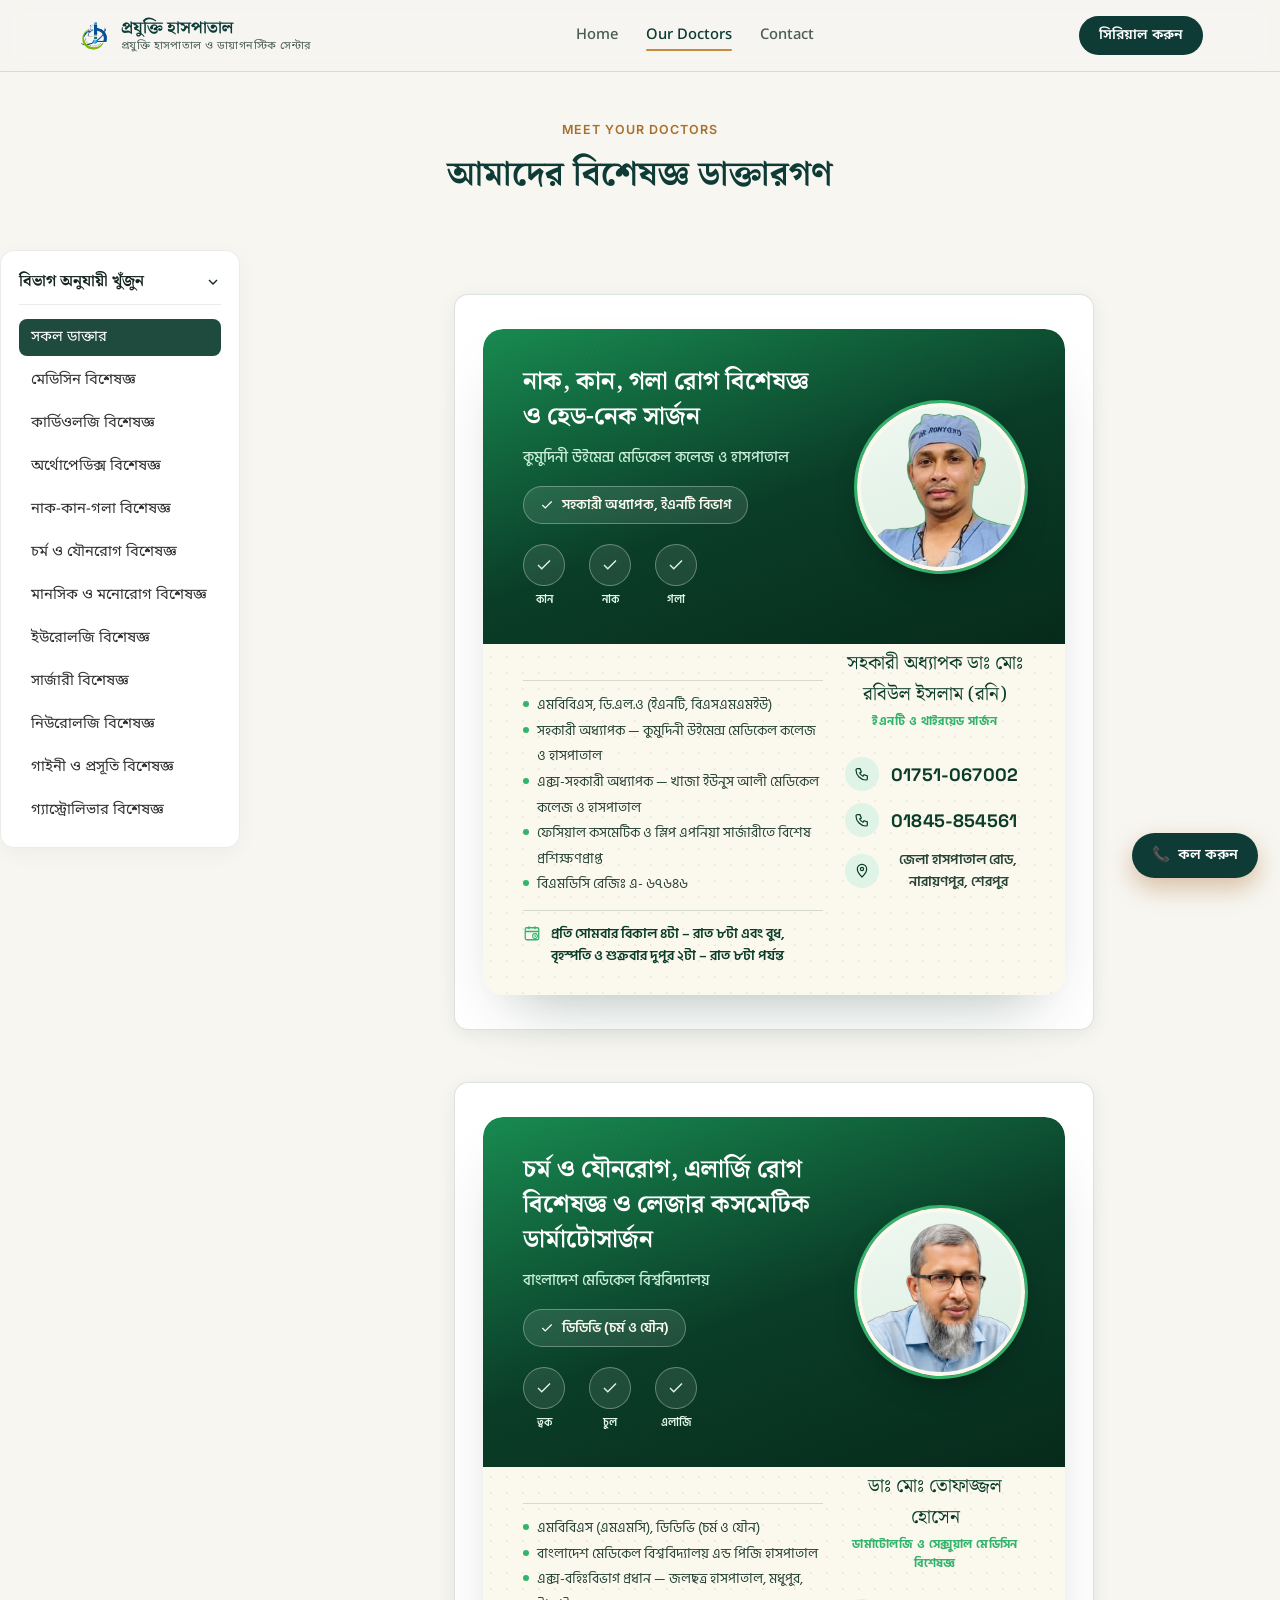
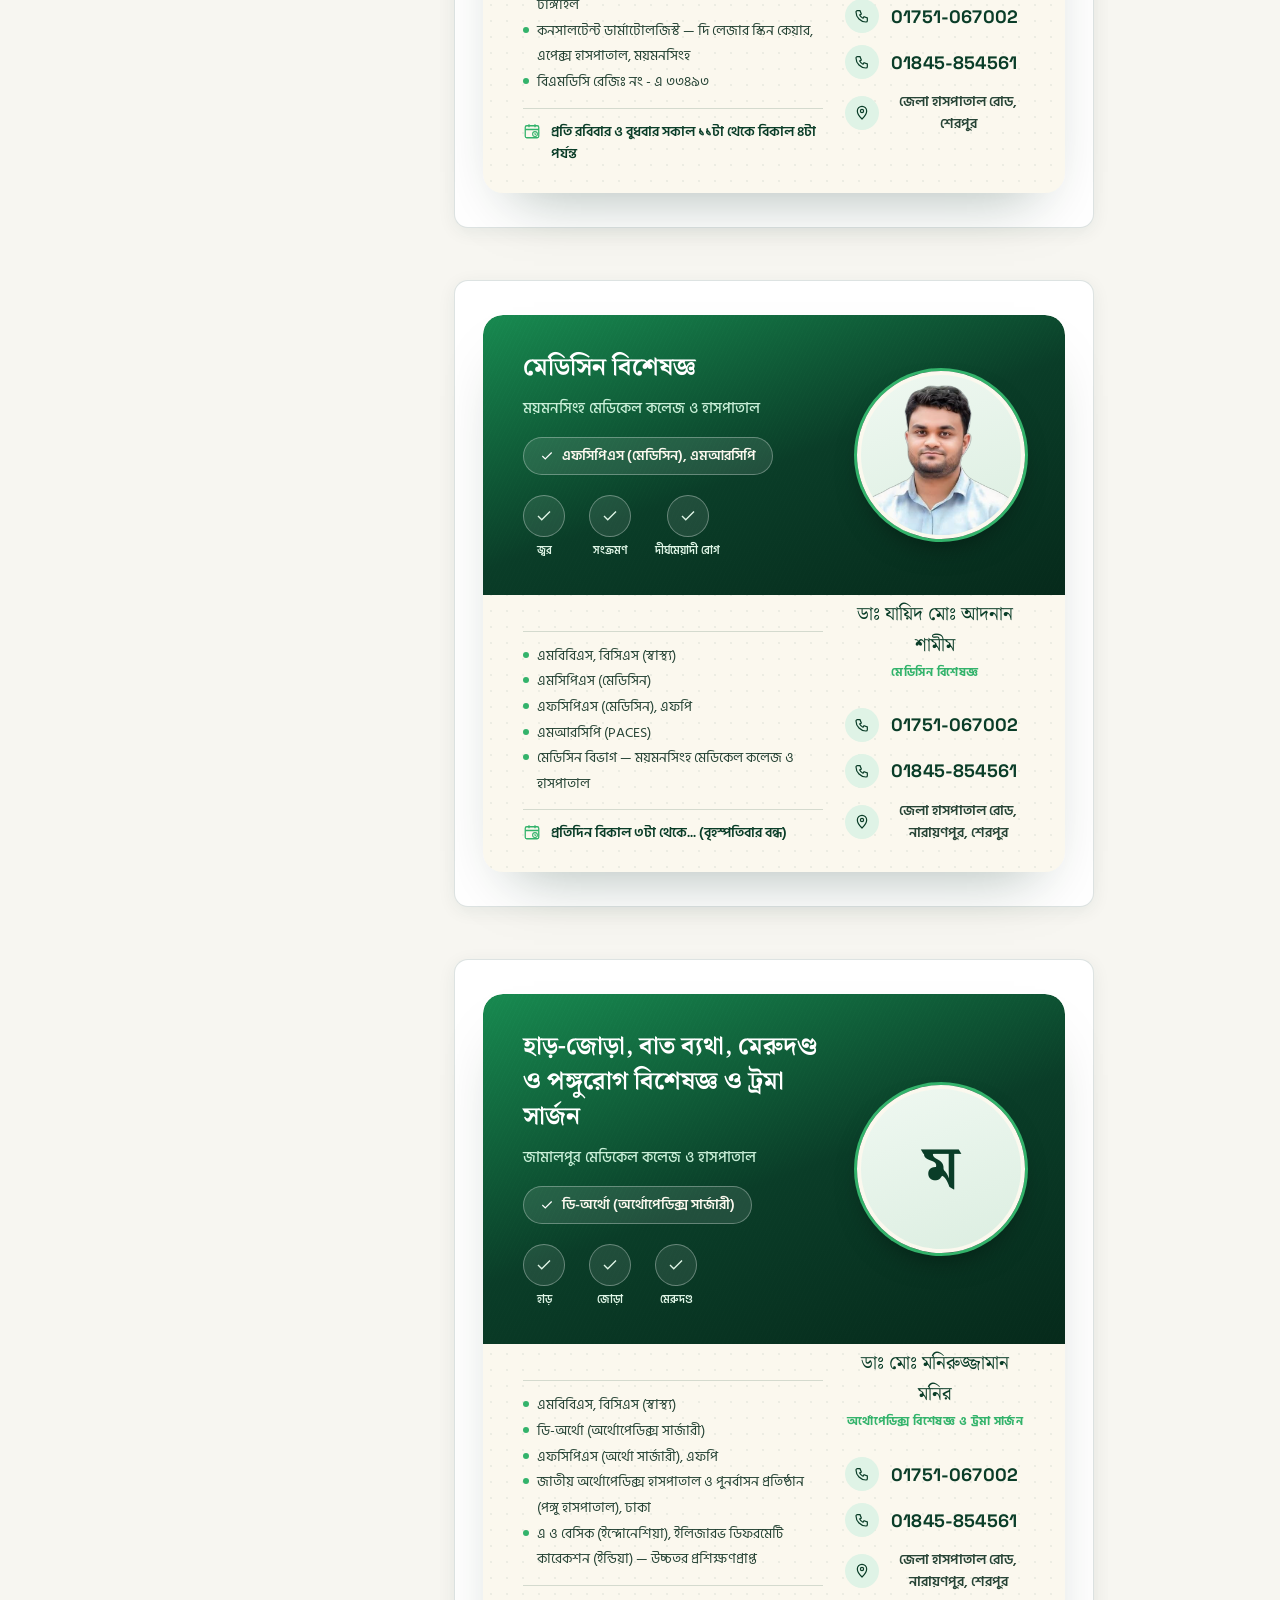
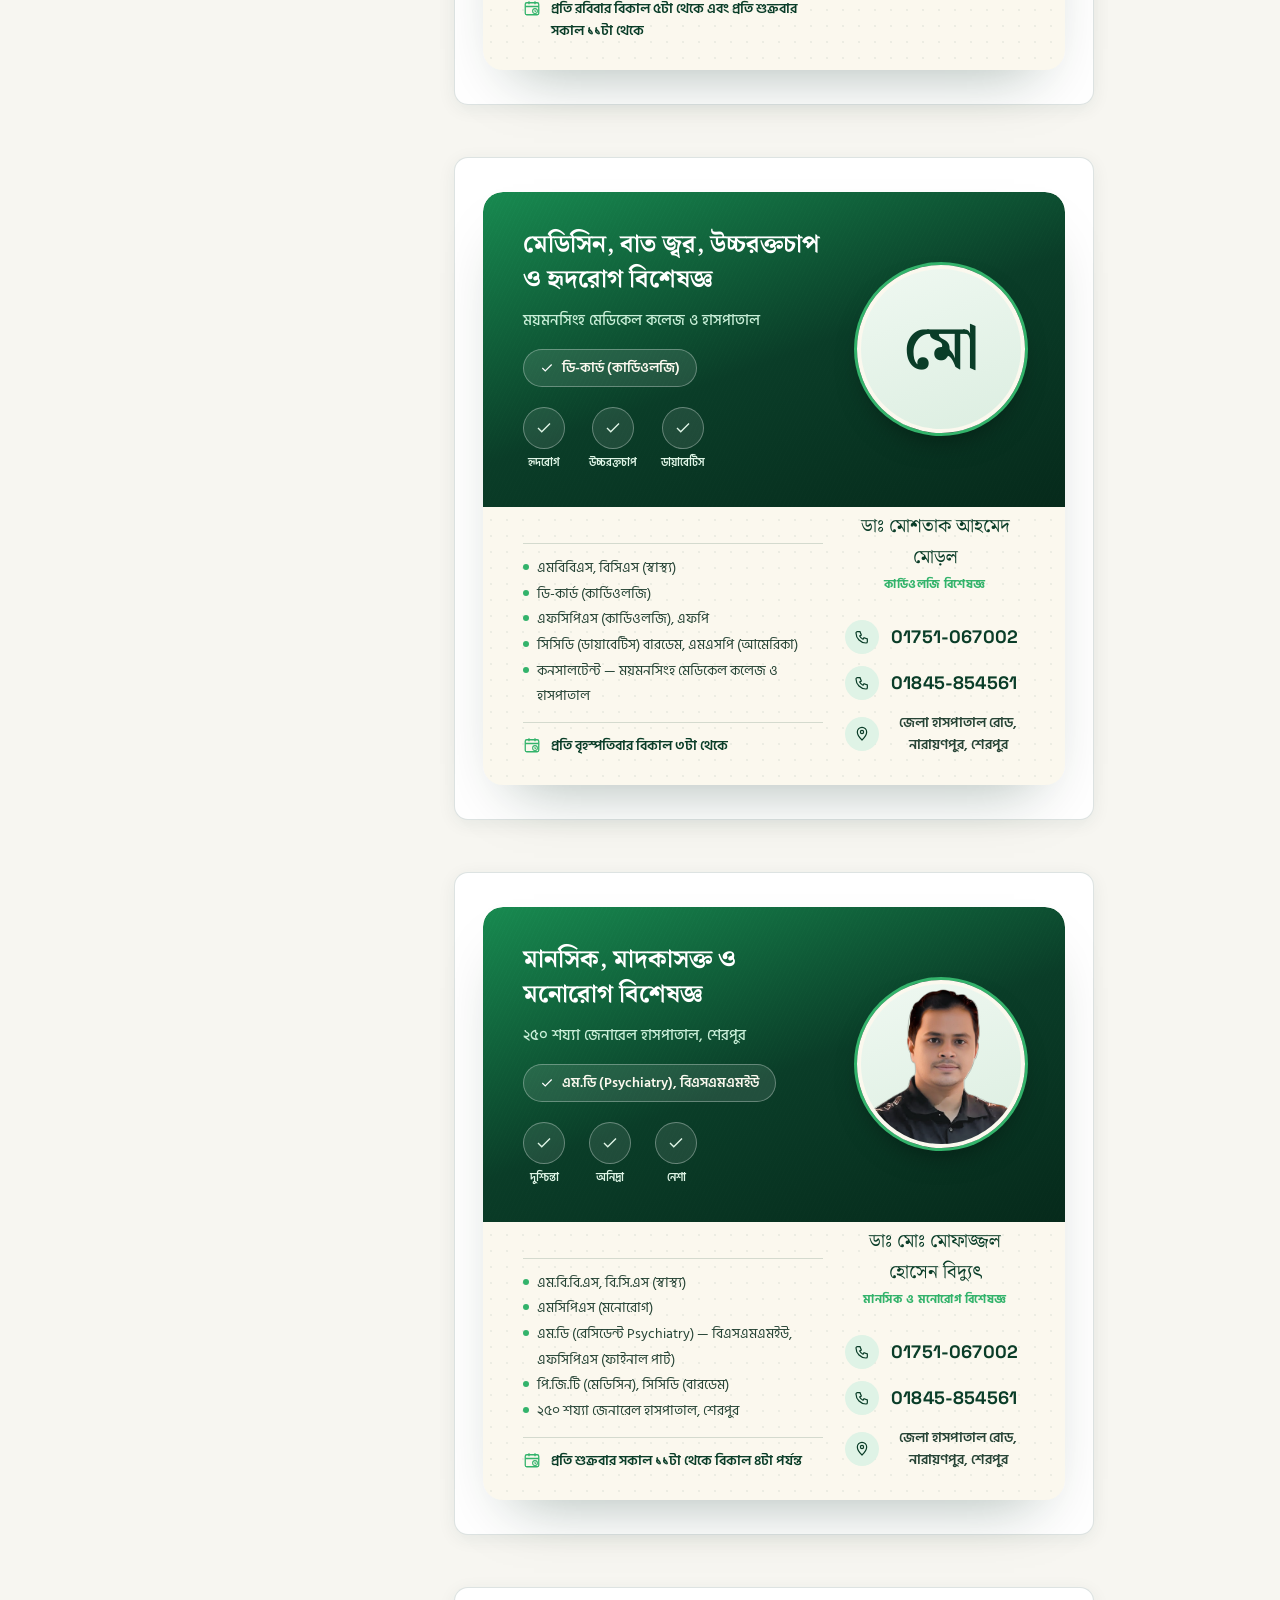
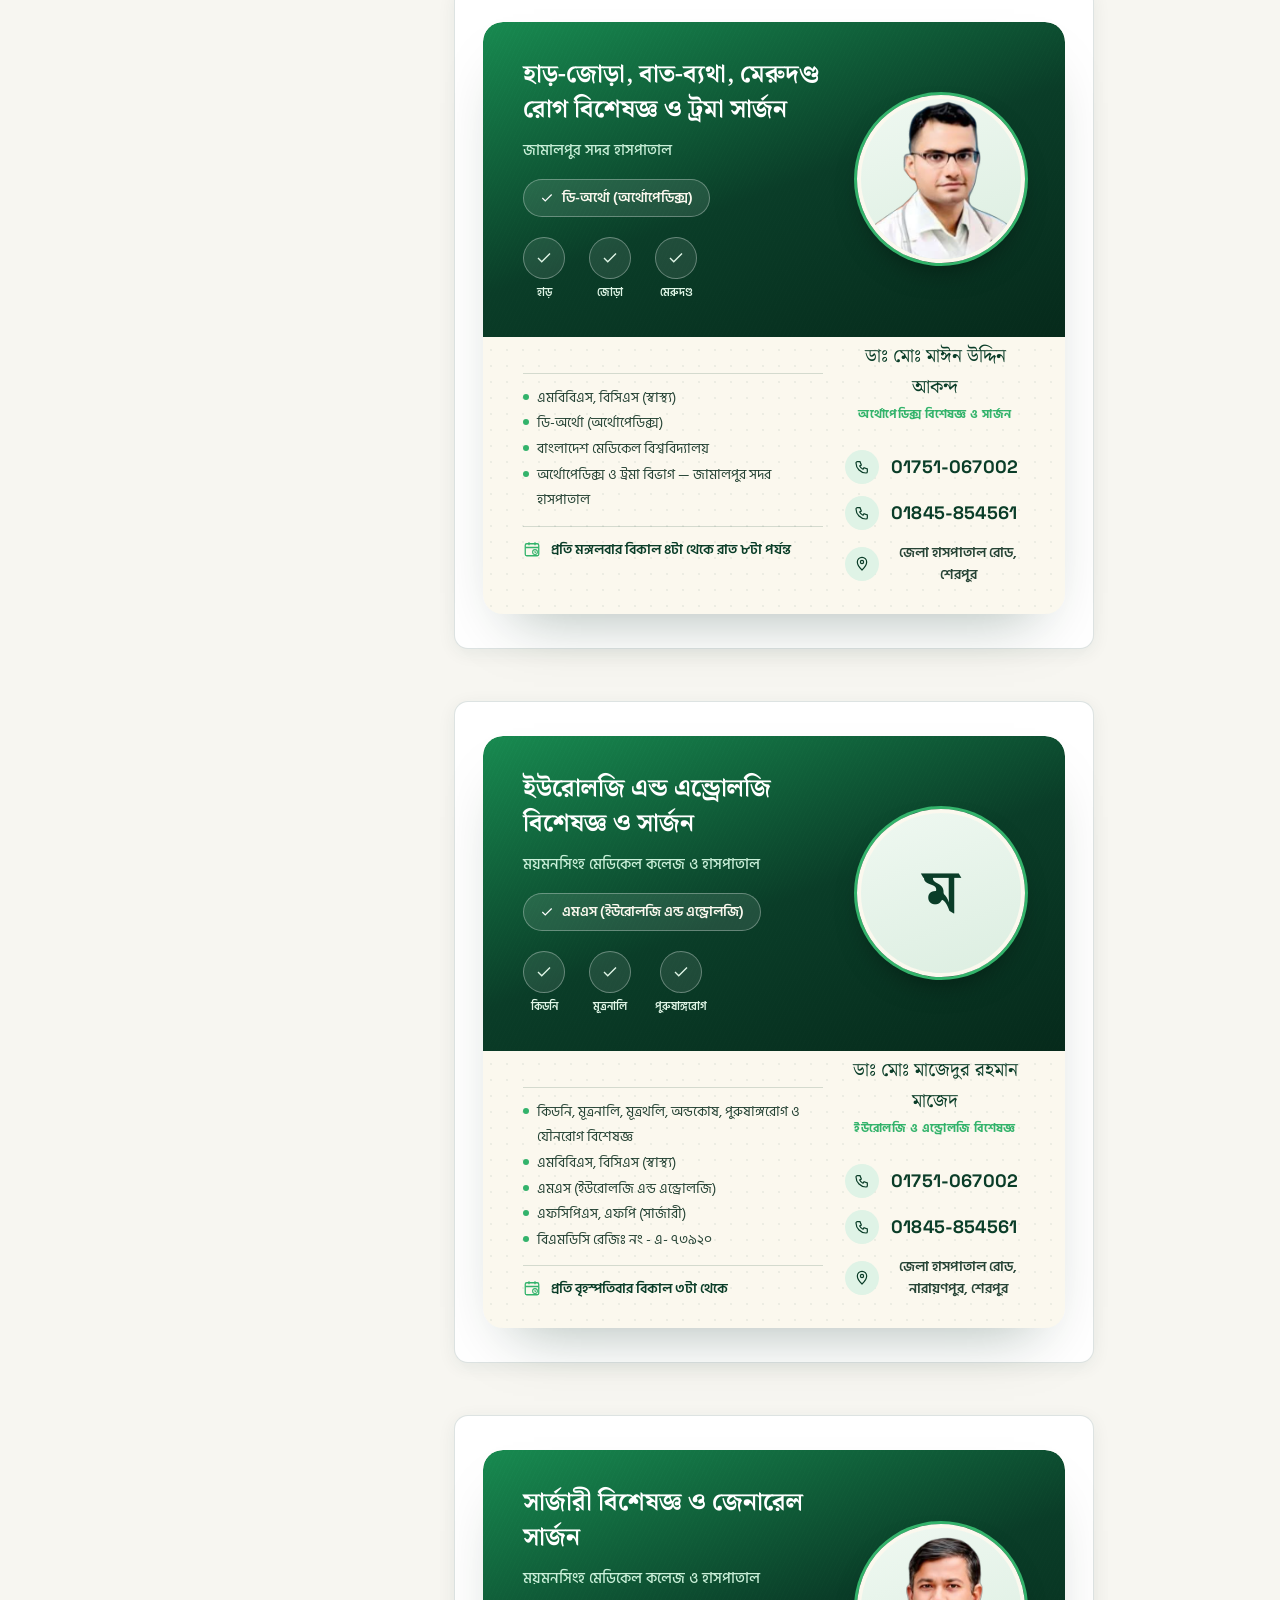
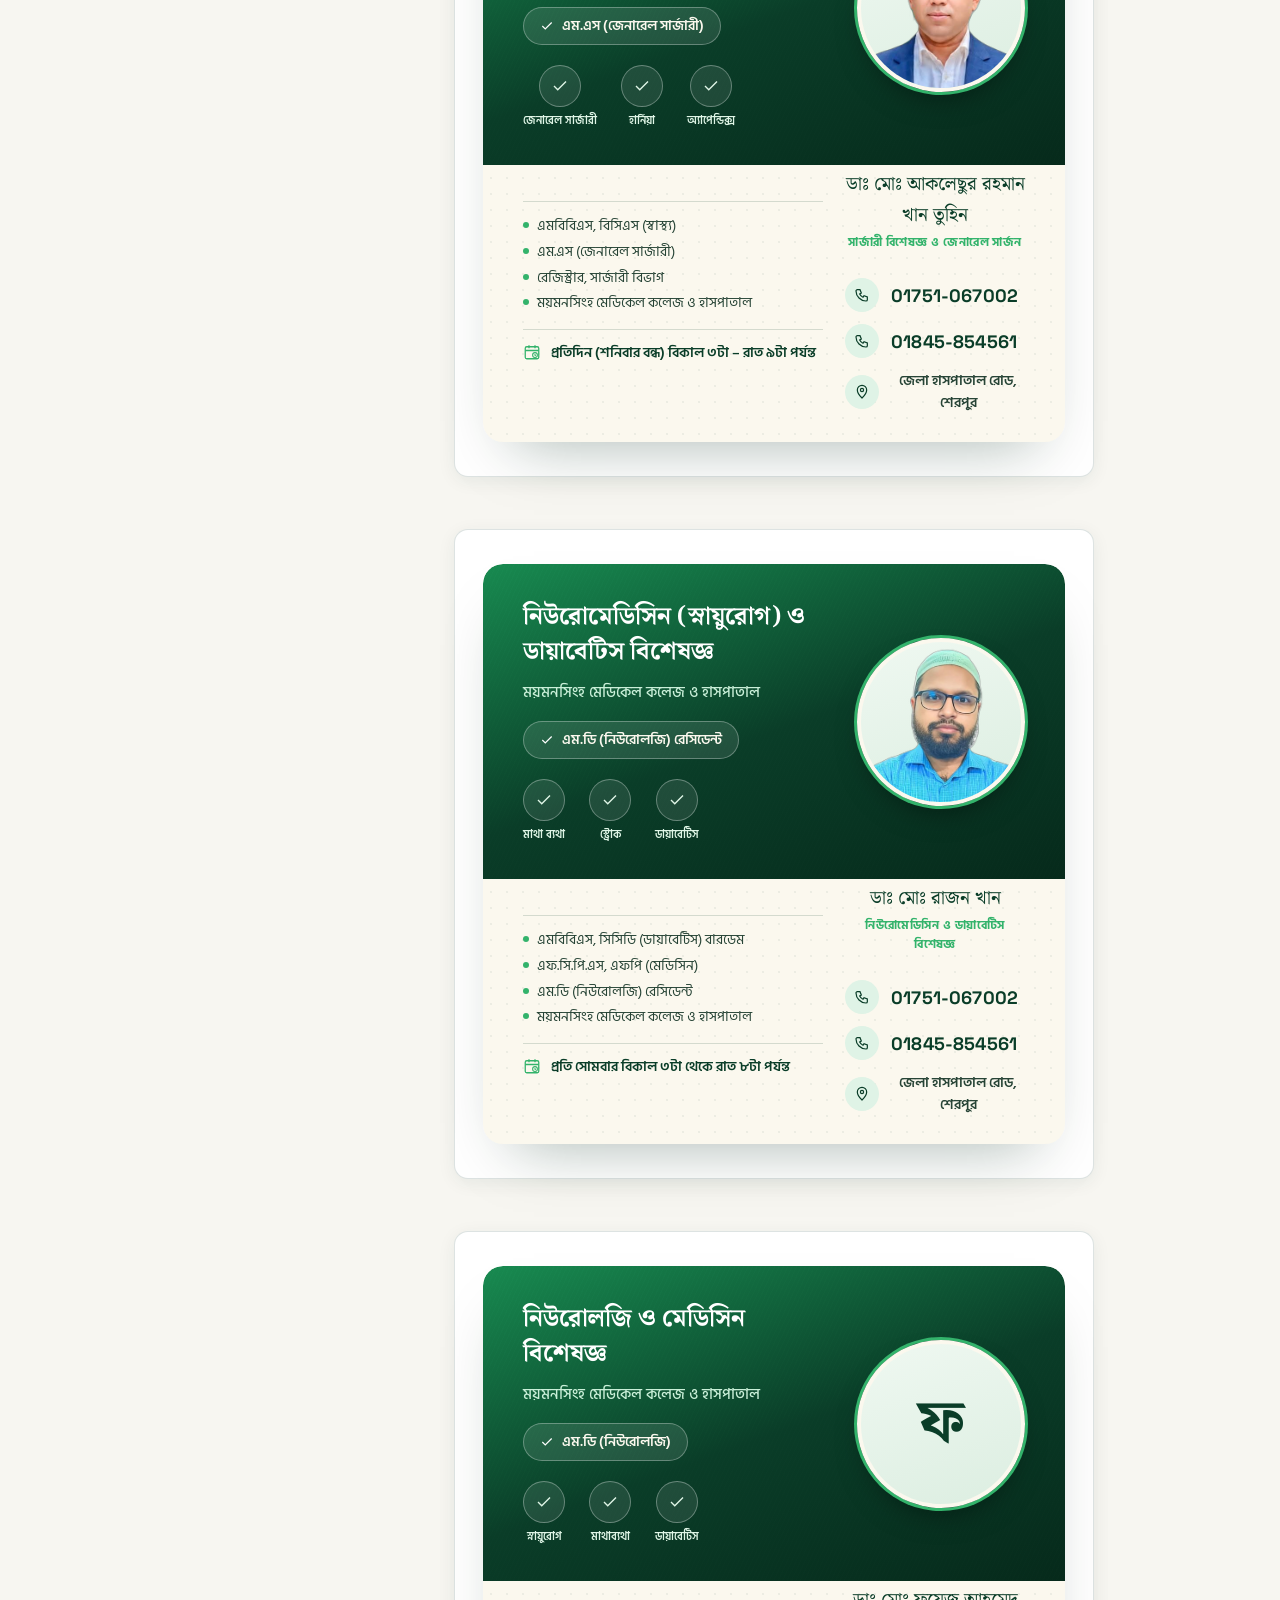
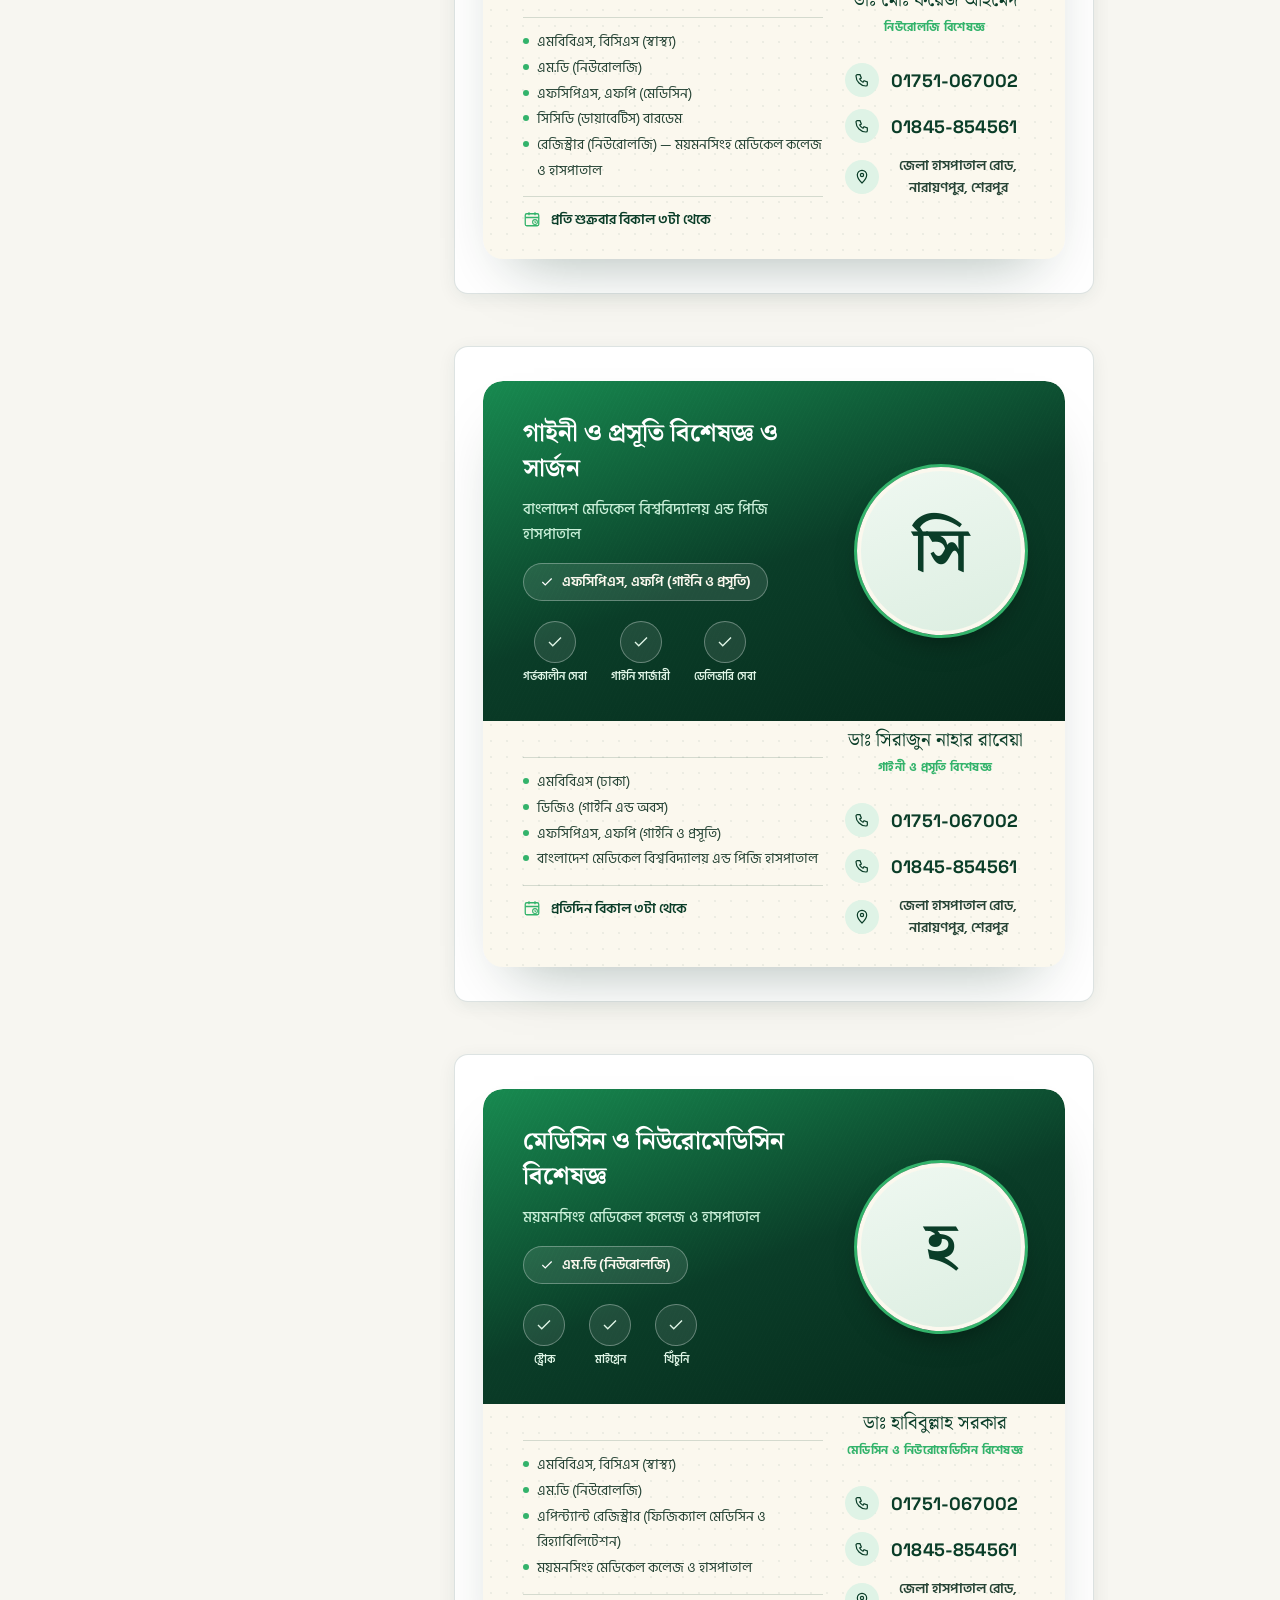
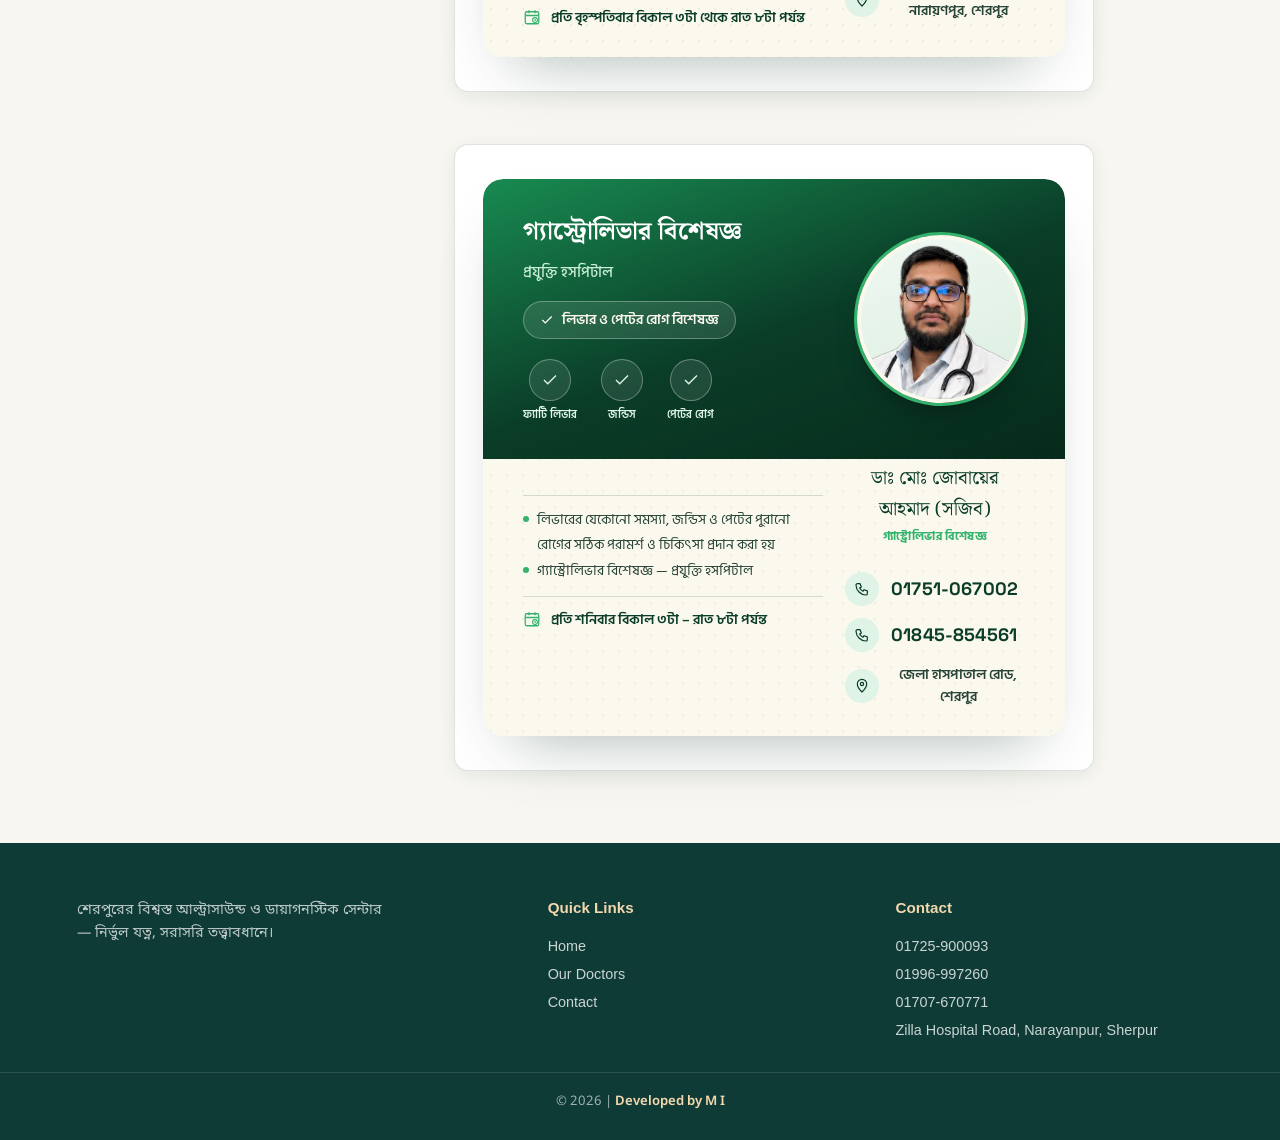
<file: doctor.html>
<!DOCTYPE html>
<html lang="bn">
<head>
    <meta charset="UTF-8">
    <meta name="viewport" content="width=device-width, initial-scale=1.0">
    <title>Our Doctors</title>
    <link rel="icon" type="image/png" href="favicon.png">
    <link rel="stylesheet" href="index.css">
    <link rel="preconnect" href="https://fonts.googleapis.com">
    <link rel="preconnect" href="https://fonts.gstatic.com" crossorigin>
    <link href="https://fonts.googleapis.com/css2?family=Fraunces:wght@500;600;700&family=Inter:wght@400;500;600;700&family=Noto+Sans+Bengali:wght@400;500;600;700&family=Noto+Serif+Bengali:wght@600;700&display=swap" rel="stylesheet">
    <link href="https://fonts.googleapis.com/css2?family=Hind+Siliguri:wght@400;500;600;700&family=Space+Grotesk:wght@500;600;700&display=swap" rel="stylesheet">
    <style>
        /* Filter sidebar — doctors page only */
        .doctors-page-layout {
            display: flex;
            align-items: flex-start;
            gap: 28px;
        }

        .filter-sidebar {
            flex: 0 0 240px;
            position: sticky;
            top: 90px;
            background: #fff;
            border: 1px solid rgba(0,0,0,0.08);
            border-radius: 14px;
            padding: 18px;
            box-shadow: 0 6px 20px rgba(0,0,0,0.04);
        }

        .filter-sidebar-head {
            font-family: 'Noto Serif Bengali', serif;
            font-weight: 700;
            font-size: 1rem;
            margin-bottom: 14px;
            padding-bottom: 10px;
            border-bottom: 1px solid rgba(0,0,0,0.08);
            display: flex;
            align-items: center;
            justify-content: space-between;
            cursor: pointer;
            user-select: none;
        }

        .filter-chevron {
            width: 16px;
            height: 16px;
            flex: 0 0 auto;
            transition: transform 0.25s ease;
        }

        .filter-sidebar.collapsed .filter-chevron {
            transform: rotate(-90deg);
        }

        .filter-list {
            list-style: none;
            margin: 0;
            padding: 0;
            display: flex;
            flex-direction: column;
            gap: 6px;
            overflow: hidden;
            max-height: 600px;
            opacity: 1;
            transition: max-height 0.3s ease, opacity 0.25s ease;
        }

        .filter-sidebar.collapsed .filter-list {
            max-height: 0;
            opacity: 0;
            pointer-events: none;
        }

        .filter-btn {
            width: 100%;
            text-align: left;
            background: transparent;
            border: none;
            font-family: 'Noto Sans Bengali', sans-serif;
            font-size: 0.92rem;
            color: #333;
            padding: 9px 12px;
            border-radius: 8px;
            cursor: pointer;
            transition: background 0.2s ease, color 0.2s ease;
        }

        .filter-btn:hover {
            background: rgba(0,0,0,0.05);
        }

        .filter-btn.active {
            background: #1f4b3f;
            color: #fff;
        }

        .doctors-list {
            flex: 1 1 auto;
            min-width: 0;
        }

        .no-results {
            text-align: center;
            padding: 40px 0;
            font-family: 'Noto Sans Bengali', sans-serif;
            color: #666;
        }

        @media (max-width: 860px) {
            .doctors-page-layout {
                flex-direction: column;
            }
            .filter-sidebar {
                position: static;
                width: 100%;
                flex-basis: auto;
            }
            .filter-list {
                flex-direction: row;
                flex-wrap: wrap;
                max-height: 400px;
            }
            .filter-btn {
                width: auto;
            }
        }

        /* ===== Doctor cards (same dc- design language as the homepage promo card) ===== */
        :root{
            --dc-deep:    #0A3D28;
            --dc-deep2:   #062A1B;
            --dc-leaf:    #157A47;
            --dc-bright:  #33B36B;
            --dc-mint:    #DFF3E6;
            --dc-cream:   #FBF8EE;
            --dc-line:    rgba(10,61,40,0.16);
        }
        .doctors-list{
            display:flex;
            flex-direction:column;
            gap: 30px;
            font-family:'Hind Siliguri', 'Noto Sans Bengali', sans-serif;
        }
        .dc-wrap{
            width:100%;
        }
        .dc-card{
            width:100%;
            background: var(--dc-cream);
            border-radius: 20px;
            overflow: hidden;
            position: relative;
            box-shadow: 0 30px 60px -30px rgba(6,42,27,0.35), 0 1px 0 rgba(255,255,255,0.7) inset;
        }
        .dc-card::before{
            content:"";
            position:absolute; inset:0;
            background-image: radial-gradient(rgba(10,61,40,0.06) 1px, transparent 1px);
            background-size: 16px 16px;
            pointer-events:none;
            z-index: 0;
        }
        .dc-panel{
            position: relative;
            z-index: 1;
            border-radius: 20px 20px 0 0;
            background: linear-gradient(160deg, #188A50 0%, var(--dc-deep) 52%, var(--dc-deep2) 100%);
            overflow: hidden;
        }
        .dc-panel::after{
            content:"";
            position:absolute; inset:0;
            background-image: repeating-linear-gradient(115deg, rgba(255,255,255,0.02) 0px, rgba(255,255,255,0.02) 1px, transparent 1px, transparent 4px);
            mix-blend-mode: overlay;
            pointer-events:none;
        }
        .dc-panel-content{
            position: relative; z-index: 2;
            display:grid;
            grid-template-columns: 1.3fr 0.7fr;
            grid-template-areas: "text medal";
            align-items:center;
            gap: clamp(18px, 4vw, 34px);
            padding: clamp(24px, 4vw, 36px) clamp(20px, 5vw, 40px) clamp(26px, 5vw, 36px);
            color: var(--dc-cream);
        }
        .dc-panel-left{ grid-area: text; min-width: 0; text-align: left;}
        .dc-medallion-col{ grid-area: medal; position: relative; display:flex; justify-content:center; }
        .dc-panel .dc-headline{
            font-family: 'Noto Serif Bengali', serif;
            font-size: clamp(18px, 2.6vw, 25px);
            line-height: 1.4;
            margin: 0 0 clamp(6px, 1.2vw, 10px) 0;
            color: #fff;
        }
        .dc-subline{
            font-size: clamp(12.5px, 1.5vw, 15px);
            font-weight: 500; color: #C9EFD8;
            margin: 0 0 clamp(12px, 2vw, 16px) 0;
        }
        .dc-pill{
            display:inline-flex; align-items:center; gap: 8px; flex-wrap: wrap;
            font-size: clamp(11.5px, 1.4vw, 13.5px); font-weight: 600;
            background: rgba(255,255,255,0.10);
            border: 1px solid rgba(255,255,255,0.3);
            padding: 7px clamp(12px, 2vw, 16px);
            border-radius: 999px;
            margin-bottom: clamp(14px, 2.5vw, 20px);
            max-width: 100%;
        }
        .dc-pill svg{ width:14px; height:14px; flex-shrink:0; }
        .dc-services{ display:flex; gap: clamp(12px, 3vw, 24px); flex-wrap: wrap; }
        .dc-service{ display:flex; flex-direction:column; align-items:center; gap: 5px; }
        .dc-service .dc-ring{
            width: clamp(34px, 7vw, 42px); height: clamp(34px, 7vw, 42px); border-radius: 50%;
            background: rgba(255,255,255,0.09);
            border: 1px solid rgba(255,255,255,0.32);
            display:flex; align-items:center; justify-content:center;
        }
        .dc-service svg{ width: clamp(14px, 3vw, 18px); height: clamp(14px, 3vw, 18px); }
        .dc-service span{ font-size: 10.5px; font-weight: 600; color: #DFF5E6; text-align:center; }
        .dc-medallion{
            width: clamp(110px, 20vw, 168px);
            aspect-ratio: 1;
            border-radius: 50%;
            background: linear-gradient(160deg,#EFF8F1,#DCEEE1);
            border: 4px solid var(--dc-cream);
            box-shadow: 0 0 0 3px var(--dc-bright), 0 14px 30px -12px rgba(0,0,0,0.5);
            overflow: hidden; position: relative; z-index: 4;
            display:flex; align-items:center; justify-content:center;

        }
        .dc-mono{
            font-family:'Noto Serif Bengali', serif;
            font-size: clamp(36px, 7.5vw, 62px);
            font-weight: 700;
            color: var(--dc-deep);
        }
        .dc-medallion img{
            width:100%; height:100%;
            object-fit: cover;
            object-position: center 15%;
            display:block;
        }
        @media (max-width: 640px){
            .dc-panel-content{
                grid-template-columns: 1fr;
                grid-template-areas: "medal" "text";
                text-align: center;
            }
            .dc-panel-left{ display:flex; flex-direction:column; align-items:center; }
            .dc-pill{ justify-content:center; }
            .dc-services{ justify-content:center; }
            .dc-medallion-col{ margin-top: clamp(14px, 4vw, 22px); }
        }
        .dc-bottom{
            position: relative; z-index: 2;
            padding: 10px clamp(20px, 4vw, 40px) 28px;
            display:grid; grid-template-columns: 1.25fr 0.75fr; gap: 22px;
        }
        .dc-name-block{ text-align: center; margin-top: -6px; }
        .dc-name-block .dc-name{ font-family:'Noto Serif Bengali', serif; font-size: 19px; color: var(--dc-deep); margin: 0; }
        .dc-name-block .dc-desig{ font-size: 11.5px; font-weight: 700; letter-spacing: 0.04em; color: var(--dc-bright); text-transform: uppercase; margin-top: 2px; }
        .dc-cred-col{ padding-top: 26px; text-align: left;}
        .dc-credentials{ font-size: 13.5px; line-height: 1.9; color: #274436; }
        .dc-credentials li{ list-style: none; display:flex; align-items:flex-start; gap: 8px; }
        .dc-credentials ul{ margin:0; padding:0; }
        .dc-credentials .dc-leaf-dot{ width: 6px; height:6px; border-radius: 50%; background: var(--dc-bright); margin-top: 8px; flex-shrink:0;}
        .dc-divider-row{ height:1px; background: var(--dc-line); margin: 12px 0; }
        .dc-schedule{ display:flex; align-items:flex-start; gap: 10px; font-size: 13.5px; font-weight: 600; color: var(--dc-deep); }
        .dc-schedule svg{ width:18px; height:18px; color: var(--dc-bright); flex-shrink:0; margin-top:1px; }
        .dc-contact-col{ padding-top: 26px; display:flex; flex-direction:column; gap: 12px; }
        .dc-contact-row{ display:flex; align-items:center; gap: 12px; text-decoration:none; }
        .dc-contact-row.dc-tel{ cursor:pointer; }
        .dc-contact-row.dc-tel:hover .dc-contact-icon{ background: var(--dc-bright); }
        .dc-contact-row.dc-tel:hover .dc-contact-icon svg{ color:#fff; }
        .dc-contact-row.dc-tel:hover .dc-phone{ color: var(--dc-bright); }
        .dc-contact-icon{
            width: 34px; height: 34px; border-radius: 50%;
            background: var(--dc-mint);
            display:flex; align-items:center; justify-content:center; flex-shrink: 0;
            transition: background 0.15s ease;
        }
        .dc-contact-icon svg{ width:16px; height:16px; color: var(--dc-deep); transition: color 0.15s ease; }
        .dc-contact-row .dc-phone{
            font-family:'Space Grotesk', 'Hind Siliguri', sans-serif; font-size: 18px; font-weight: 700;
            color: var(--dc-deep); letter-spacing: 0.01em; transition: color 0.15s ease;
        }
        .dc-contact-row .dc-txt{ font-size: 13.5px; font-weight: 600; color: #274436; }
        @media (max-width: 760px){
            .dc-bottom{ grid-template-columns: 1fr; }
            .dc-cred-col, .dc-contact-col{ padding-top: 8px; }
        }
    </style>
</head>
<body class="body">

    <nav class="nav">
        <a href="index.html" class="brand">
            <span class="brand-mark" aria-hidden="true">
                <img src="logo_-removebg-preview.png" alt="">
            </span>
            <span>
                <span class="brand-name">প্রযুক্তি হাসপাতাল</span>
                <span class="brand-tag">প্রযুক্তি হাসপাতাল ও ডায়াগনস্টিক সেন্টার</span>
            </span>
        </a>

        <div class="nav-links-desktop">
            <a href="index.html">Home</a>
            <a href="doctor.html" class="active">Our Doctors</a>
            <a href="contact.html">Contact</a>
        </div>

        <a class="nav-call" href="tel:01725900093">সিরিয়াল করুন</a>

        <div class="sidebar-toggle" id="sidebarToggle">☰</div>
    </nav>

    <nav class="nav-list" id="sidebar">
        <li><a href="index.html">Home</a></li>
        <li><a href="doctor.html" class="active">Our Doctors</a></li>
        <li><a href="contact.html">Contact</a></li>
    </nav>
    <div class="overlay" id="overlay"></div>

    <div class="content">

            <div class="section-head">
                <span class="section-eyebrow">Meet your doctors</span>
                <h2>আমাদের বিশেষজ্ঞ ডাক্তারগণ</h2>
            </div>

            <div class="doctors-page-layout">

                <aside class="filter-sidebar" id="filterSidebar">
                    <div class="filter-sidebar-head" id="filterSidebarHead">
                        <span>বিভাগ অনুযায়ী খুঁজুন</span>
                        <svg class="filter-chevron" viewBox="0 0 24 24" fill="none" stroke="currentColor" stroke-width="2"><path d="M6 9l6 6 6-6"/></svg>
                    </div>
                    <ul class="filter-list" id="filterList">
                        <li><button class="filter-btn active" data-filter="all">সকল ডাক্তার</button></li>
                        <li><button class="filter-btn" data-filter="medicine">মেডিসিন বিশেষজ্ঞ</button></li>
                        <li><button class="filter-btn" data-filter="cardiology">কার্ডিওলজি বিশেষজ্ঞ</button></li>
                        <li><button class="filter-btn" data-filter="orthopedics">অর্থোপেডিক্স বিশেষজ্ঞ</button></li>
                        <li><button class="filter-btn" data-filter="ent">নাক-কান-গলা বিশেষজ্ঞ</button></li>
                        <li><button class="filter-btn" data-filter="dermatology">চর্ম ও যৌনরোগ বিশেষজ্ঞ</button></li>
                        <li><button class="filter-btn" data-filter="psychiatry">মানসিক ও মনোরোগ বিশেষজ্ঞ</button></li>
                        <li><button class="filter-btn" data-filter="urology">ইউরোলজি বিশেষজ্ঞ</button></li>
                        <li><button class="filter-btn" data-filter="surgery">সার্জারী বিশেষজ্ঞ</button></li>
                        <li><button class="filter-btn" data-filter="neurology">নিউরোলজি বিশেষজ্ঞ</button></li>
                        <li><button class="filter-btn" data-filter="gynecology">গাইনী ও প্রসূতি বিশেষজ্ঞ</button></li>
                        <li><button class="filter-btn" data-filter="gastro">গ্যাস্ট্রোলিভার বিশেষজ্ঞ</button></li>
                    </ul>
                </aside>

            <div class="doctors-list" id="doctorsList">
                <div class="dc-wrap doctor-card" data-category="ent">
                    <div class="dc-card">
                        <div class="dc-panel">
                            <div class="dc-panel-content">
                                <div class="dc-panel-left">
                                    <h3 class="dc-headline">নাক, কান, গলা রোগ বিশেষজ্ঞ ও হেড-নেক সার্জন</h3>
                                    <p class="dc-subline">কুমুদিনী উইমেন্স মেডিকেল কলেজ ও হাসপাতাল</p>
                                    <div class="dc-pill">
                                        <svg viewBox="0 0 24 24" fill="none" stroke="#fff" stroke-width="2"><path d="M20 6L9 17l-5-5"/></svg>
                                        সহকারী অধ্যাপক, ইএনটি বিভাগ
                                    </div>
                                    <div class="dc-services">
                            <div class="dc-service">
                                <div class="dc-ring"><svg viewBox="0 0 24 24" fill="none" stroke="#DFF5E6" stroke-width="1.8"><path d="M20 6L9 17l-5-5"/></svg></div>
                                <span>কান</span>
                            </div>
                            <div class="dc-service">
                                <div class="dc-ring"><svg viewBox="0 0 24 24" fill="none" stroke="#DFF5E6" stroke-width="1.8"><path d="M20 6L9 17l-5-5"/></svg></div>
                                <span>নাক</span>
                            </div>
                            <div class="dc-service">
                                <div class="dc-ring"><svg viewBox="0 0 24 24" fill="none" stroke="#DFF5E6" stroke-width="1.8"><path d="M20 6L9 17l-5-5"/></svg></div>
                                <span>গলা</span>
                            </div>
                                    </div>
                                </div>
                                <div class="dc-medallion-col">
                                    <div class="dc-medallion"><img src="doctors/rony.png" alt="সহকারী অধ্যাপক ডাঃ মোঃ রবিউল ইসলাম (রনি)"></div>
                                </div>
                            </div>
                        </div>

                        <div class="dc-bottom">
                            <div class="dc-cred-col">
                                <div class="dc-divider-row" style="margin-top:0;"></div>
                                <ul class="dc-credentials">
                                <li><span class="dc-leaf-dot"></span> এমবিবিএস, ডি.এল.ও (ইএনটি, বিএসএমএমইউ)</li>
                                <li><span class="dc-leaf-dot"></span> সহকারী অধ্যাপক — কুমুদিনী উইমেন্স মেডিকেল কলেজ ও হাসপাতাল</li>
                                <li><span class="dc-leaf-dot"></span> এক্স-সহকারী অধ্যাপক — খাজা ইউনুস আলী মেডিকেল কলেজ ও হাসপাতাল</li>
                                <li><span class="dc-leaf-dot"></span> ফেসিয়াল কসমেটিক ও স্লিপ এপনিয়া সার্জারীতে বিশেষ প্রশিক্ষণপ্রাপ্ত</li>
                                <li><span class="dc-leaf-dot"></span> বিএমডিসি রেজিঃ এ- ৬৭৬৪৬</li>
                                </ul>
                                <div class="dc-divider-row"></div>
                                <div class="dc-schedule">
                                    <svg viewBox="0 0 24 24" fill="none" stroke="currentColor" stroke-width="1.7"><rect x="3" y="5" width="18" height="16" rx="2"/><path d="M3 10h18M8 3v4M16 3v4"/><circle cx="16" cy="16" r="3.2" stroke-width="1.4"/><path d="M16 14.6v1.6l1 .8" stroke-width="1.4"/></svg>
                                    প্রতি সোমবার বিকাল ৪টা – রাত ৮টা এবং বুধ, বৃহস্পতি ও শুক্রবার দুপুর ২টা – রাত ৮টা পর্যন্ত
                                </div>
                            </div>

                            <div>
                                <div class="dc-name-block">
                                    <p class="dc-name">সহকারী অধ্যাপক ডাঃ মোঃ রবিউল ইসলাম (রনি)</p>
                                    <p class="dc-desig">ইএনটি ও থাইরয়েড সার্জন</p>
                                </div>
                                <div class="dc-contact-col">
                                <a class="dc-contact-row dc-tel" href="tel:01751067002"><div class="dc-contact-icon"><svg viewBox="0 0 24 24" fill="none" stroke="currentColor" stroke-width="1.8"><path d="M5 4h4l2 5-2.5 1.5a11 11 0 0 0 5 5L15 13l5 2v4a2 2 0 0 1-2 2C10 21 3 14 3 6a2 2 0 0 1 2-2z"/></svg></div><span class="dc-phone">01751-067002</span></a>
                                <a class="dc-contact-row dc-tel" href="tel:01845854561"><div class="dc-contact-icon"><svg viewBox="0 0 24 24" fill="none" stroke="currentColor" stroke-width="1.8"><path d="M5 4h4l2 5-2.5 1.5a11 11 0 0 0 5 5L15 13l5 2v4a2 2 0 0 1-2 2C10 21 3 14 3 6a2 2 0 0 1 2-2z"/></svg></div><span class="dc-phone">01845-854561</span></a>
                                    <div class="dc-contact-row">
                                        <div class="dc-contact-icon"><svg viewBox="0 0 24 24" fill="none" stroke="currentColor" stroke-width="1.8"><path d="M12 21s7-6.5 7-12a7 7 0 0 0-14 0c0 5.5 7 12 7 12z"/><circle cx="12" cy="9" r="2.4"/></svg></div>
                                        <span class="dc-txt">জেলা হাসপাতাল রোড, নারায়ণপুর, শেরপুর</span>
                                    </div>
                                </div>
                            </div>
                        </div>
                    </div>
                </div>

                <div class="dc-wrap doctor-card" data-category="dermatology">
                    <div class="dc-card">
                        <div class="dc-panel">
                            <div class="dc-panel-content">
                                <div class="dc-panel-left">
                                    <h3 class="dc-headline">চর্ম ও যৌনরোগ, এলার্জি রোগ বিশেষজ্ঞ ও লেজার কসমেটিক ডার্মাটোসার্জন</h3>
                                    <p class="dc-subline">বাংলাদেশ মেডিকেল বিশ্ববিদ্যালয়</p>
                                    <div class="dc-pill">
                                        <svg viewBox="0 0 24 24" fill="none" stroke="#fff" stroke-width="2"><path d="M20 6L9 17l-5-5"/></svg>
                                        ডিডিভি (চর্ম ও যৌন)
                                    </div>
                                    <div class="dc-services">
                            <div class="dc-service">
                                <div class="dc-ring"><svg viewBox="0 0 24 24" fill="none" stroke="#DFF5E6" stroke-width="1.8"><path d="M20 6L9 17l-5-5"/></svg></div>
                                <span>ত্বক</span>
                            </div>
                            <div class="dc-service">
                                <div class="dc-ring"><svg viewBox="0 0 24 24" fill="none" stroke="#DFF5E6" stroke-width="1.8"><path d="M20 6L9 17l-5-5"/></svg></div>
                                <span>চুল</span>
                            </div>
                            <div class="dc-service">
                                <div class="dc-ring"><svg viewBox="0 0 24 24" fill="none" stroke="#DFF5E6" stroke-width="1.8"><path d="M20 6L9 17l-5-5"/></svg></div>
                                <span>এলার্জি</span>
                            </div>
                                    </div>
                                </div>
                                <div class="dc-medallion-col">
                                    <div class="dc-medallion"><img src="doctors/tofazzal.png" alt="ডাঃ মোঃ তোফাজ্জল হোসেন"></div>
                                </div>
                            </div>
                        </div>

                        <div class="dc-bottom">
                            <div class="dc-cred-col">
                                <div class="dc-divider-row" style="margin-top:0;"></div>
                                <ul class="dc-credentials">
                                <li><span class="dc-leaf-dot"></span> এমবিবিএস (এমএমসি), ডিডিভি (চর্ম ও যৌন)</li>
                                <li><span class="dc-leaf-dot"></span> বাংলাদেশ মেডিকেল বিশ্ববিদ্যালয় এন্ড পিজি হাসপাতাল</li>
                                <li><span class="dc-leaf-dot"></span> এক্স-বহিঃবিভাগ প্রধান — জলছত্র হাসপাতাল, মধুপুর, টাঙ্গাইল</li>
                                <li><span class="dc-leaf-dot"></span> কনসালটেন্ট ডার্মাটোলজিস্ট — দি লেজার স্কিন কেয়ার, এপেক্স হাসপাতাল, ময়মনসিংহ</li>
                                <li><span class="dc-leaf-dot"></span> বিএমডিসি রেজিঃ নং - এ ৩৩৪৯৩</li>
                                </ul>
                                <div class="dc-divider-row"></div>
                                <div class="dc-schedule">
                                    <svg viewBox="0 0 24 24" fill="none" stroke="currentColor" stroke-width="1.7"><rect x="3" y="5" width="18" height="16" rx="2"/><path d="M3 10h18M8 3v4M16 3v4"/><circle cx="16" cy="16" r="3.2" stroke-width="1.4"/><path d="M16 14.6v1.6l1 .8" stroke-width="1.4"/></svg>
                                    প্রতি রবিবার ও বুধবার সকাল ১১টা থেকে বিকাল ৪টা পর্যন্ত
                                </div>
                            </div>

                            <div>
                                <div class="dc-name-block">
                                    <p class="dc-name">ডাঃ মোঃ তোফাজ্জল হোসেন</p>
                                    <p class="dc-desig">ডার্মাটোলজি ও সেক্সুয়াল মেডিসিন বিশেষজ্ঞ</p>
                                </div>
                                <div class="dc-contact-col">
                                <a class="dc-contact-row dc-tel" href="tel:01751067002"><div class="dc-contact-icon"><svg viewBox="0 0 24 24" fill="none" stroke="currentColor" stroke-width="1.8"><path d="M5 4h4l2 5-2.5 1.5a11 11 0 0 0 5 5L15 13l5 2v4a2 2 0 0 1-2 2C10 21 3 14 3 6a2 2 0 0 1 2-2z"/></svg></div><span class="dc-phone">01751-067002</span></a>
                                <a class="dc-contact-row dc-tel" href="tel:01845854561"><div class="dc-contact-icon"><svg viewBox="0 0 24 24" fill="none" stroke="currentColor" stroke-width="1.8"><path d="M5 4h4l2 5-2.5 1.5a11 11 0 0 0 5 5L15 13l5 2v4a2 2 0 0 1-2 2C10 21 3 14 3 6a2 2 0 0 1 2-2z"/></svg></div><span class="dc-phone">01845-854561</span></a>
                                    <div class="dc-contact-row">
                                        <div class="dc-contact-icon"><svg viewBox="0 0 24 24" fill="none" stroke="currentColor" stroke-width="1.8"><path d="M12 21s7-6.5 7-12a7 7 0 0 0-14 0c0 5.5 7 12 7 12z"/><circle cx="12" cy="9" r="2.4"/></svg></div>
                                        <span class="dc-txt">জেলা হাসপাতাল রোড, শেরপুর</span>
                                    </div>
                                </div>
                            </div>
                        </div>
                    </div>
                </div>

                <div class="dc-wrap doctor-card" data-category="medicine">
                    <div class="dc-card">
                        <div class="dc-panel">
                            <div class="dc-panel-content">
                                <div class="dc-panel-left">
                                    <h3 class="dc-headline">মেডিসিন বিশেষজ্ঞ</h3>
                                    <p class="dc-subline">ময়মনসিংহ মেডিকেল কলেজ ও হাসপাতাল</p>
                                    <div class="dc-pill">
                                        <svg viewBox="0 0 24 24" fill="none" stroke="#fff" stroke-width="2"><path d="M20 6L9 17l-5-5"/></svg>
                                        এফসিপিএস (মেডিসিন), এমআরসিপি
                                    </div>
                                    <div class="dc-services">
                            <div class="dc-service">
                                <div class="dc-ring"><svg viewBox="0 0 24 24" fill="none" stroke="#DFF5E6" stroke-width="1.8"><path d="M20 6L9 17l-5-5"/></svg></div>
                                <span>জ্বর</span>
                            </div>
                            <div class="dc-service">
                                <div class="dc-ring"><svg viewBox="0 0 24 24" fill="none" stroke="#DFF5E6" stroke-width="1.8"><path d="M20 6L9 17l-5-5"/></svg></div>
                                <span>সংক্রমণ</span>
                            </div>
                            <div class="dc-service">
                                <div class="dc-ring"><svg viewBox="0 0 24 24" fill="none" stroke="#DFF5E6" stroke-width="1.8"><path d="M20 6L9 17l-5-5"/></svg></div>
                                <span>দীর্ঘমেয়াদী রোগ</span>
                            </div>
                                    </div>
                                </div>
                                <div class="dc-medallion-col">
                                    <div class="dc-medallion"><img src="doctors/yayid.png" alt="ডাঃ যায়িদ মোঃ আদনান শামীম"></div>
                                </div>
                            </div>
                        </div>

                        <div class="dc-bottom">
                            <div class="dc-cred-col">
                                <div class="dc-divider-row" style="margin-top:0;"></div>
                                <ul class="dc-credentials">
                                <li><span class="dc-leaf-dot"></span> এমবিবিএস, বিসিএস (স্বাস্থ্য)</li>
                                <li><span class="dc-leaf-dot"></span> এমসিপিএস (মেডিসিন)</li>
                                <li><span class="dc-leaf-dot"></span> এফসিপিএস (মেডিসিন), এফপি</li>
                                <li><span class="dc-leaf-dot"></span> এমআরসিপি (PACES)</li>
                                <li><span class="dc-leaf-dot"></span> মেডিসিন বিভাগ — ময়মনসিংহ মেডিকেল কলেজ ও হাসপাতাল</li>
                                </ul>
                                <div class="dc-divider-row"></div>
                                <div class="dc-schedule">
                                    <svg viewBox="0 0 24 24" fill="none" stroke="currentColor" stroke-width="1.7"><rect x="3" y="5" width="18" height="16" rx="2"/><path d="M3 10h18M8 3v4M16 3v4"/><circle cx="16" cy="16" r="3.2" stroke-width="1.4"/><path d="M16 14.6v1.6l1 .8" stroke-width="1.4"/></svg>
                                    প্রতিদিন বিকাল ৩টা থেকে... (বৃহস্পতিবার বন্ধ)
                                </div>
                            </div>

                            <div>
                                <div class="dc-name-block">
                                    <p class="dc-name">ডাঃ যায়িদ মোঃ আদনান শামীম</p>
                                    <p class="dc-desig">মেডিসিন বিশেষজ্ঞ</p>
                                </div>
                                <div class="dc-contact-col">
                                <a class="dc-contact-row dc-tel" href="tel:01751067002"><div class="dc-contact-icon"><svg viewBox="0 0 24 24" fill="none" stroke="currentColor" stroke-width="1.8"><path d="M5 4h4l2 5-2.5 1.5a11 11 0 0 0 5 5L15 13l5 2v4a2 2 0 0 1-2 2C10 21 3 14 3 6a2 2 0 0 1 2-2z"/></svg></div><span class="dc-phone">01751-067002</span></a>
                                <a class="dc-contact-row dc-tel" href="tel:01845854561"><div class="dc-contact-icon"><svg viewBox="0 0 24 24" fill="none" stroke="currentColor" stroke-width="1.8"><path d="M5 4h4l2 5-2.5 1.5a11 11 0 0 0 5 5L15 13l5 2v4a2 2 0 0 1-2 2C10 21 3 14 3 6a2 2 0 0 1 2-2z"/></svg></div><span class="dc-phone">01845-854561</span></a>
                                    <div class="dc-contact-row">
                                        <div class="dc-contact-icon"><svg viewBox="0 0 24 24" fill="none" stroke="currentColor" stroke-width="1.8"><path d="M12 21s7-6.5 7-12a7 7 0 0 0-14 0c0 5.5 7 12 7 12z"/><circle cx="12" cy="9" r="2.4"/></svg></div>
                                        <span class="dc-txt">জেলা হাসপাতাল রোড, নারায়ণপুর, শেরপুর</span>
                                    </div>
                                </div>
                            </div>
                        </div>
                    </div>
                </div>

                <div class="dc-wrap doctor-card" data-category="orthopedics">
                    <div class="dc-card">
                        <div class="dc-panel">
                            <div class="dc-panel-content">
                                <div class="dc-panel-left">
                                    <h3 class="dc-headline">হাড়-জোড়া, বাত ব্যথা, মেরুদণ্ড ও পঙ্গুরোগ বিশেষজ্ঞ ও ট্রমা সার্জন</h3>
                                    <p class="dc-subline">জামালপুর মেডিকেল কলেজ ও হাসপাতাল</p>
                                    <div class="dc-pill">
                                        <svg viewBox="0 0 24 24" fill="none" stroke="#fff" stroke-width="2"><path d="M20 6L9 17l-5-5"/></svg>
                                        ডি-অর্থো (অর্থোপেডিক্স সার্জারী)
                                    </div>
                                    <div class="dc-services">
                            <div class="dc-service">
                                <div class="dc-ring"><svg viewBox="0 0 24 24" fill="none" stroke="#DFF5E6" stroke-width="1.8"><path d="M20 6L9 17l-5-5"/></svg></div>
                                <span>হাড়</span>
                            </div>
                            <div class="dc-service">
                                <div class="dc-ring"><svg viewBox="0 0 24 24" fill="none" stroke="#DFF5E6" stroke-width="1.8"><path d="M20 6L9 17l-5-5"/></svg></div>
                                <span>জোড়া</span>
                            </div>
                            <div class="dc-service">
                                <div class="dc-ring"><svg viewBox="0 0 24 24" fill="none" stroke="#DFF5E6" stroke-width="1.8"><path d="M20 6L9 17l-5-5"/></svg></div>
                                <span>মেরুদণ্ড</span>
                            </div>
                                    </div>
                                </div>
                                <div class="dc-medallion-col">
                                    <div class="dc-medallion"><span class="dc-mono">ম</span></div>
                                </div>
                            </div>
                        </div>

                        <div class="dc-bottom">
                            <div class="dc-cred-col">
                                <div class="dc-divider-row" style="margin-top:0;"></div>
                                <ul class="dc-credentials">
                                <li><span class="dc-leaf-dot"></span> এমবিবিএস, বিসিএস (স্বাস্থ্য)</li>
                                <li><span class="dc-leaf-dot"></span> ডি-অর্থো (অর্থোপেডিক্স সার্জারী)</li>
                                <li><span class="dc-leaf-dot"></span> এফসিপিএস (অর্থো সার্জারী), এফপি</li>
                                <li><span class="dc-leaf-dot"></span> জাতীয় অর্থোপেডিক্স হাসপাতাল ও পুনর্বাসন প্রতিষ্ঠান (পঙ্গু হাসপাতাল), ঢাকা</li>
                                <li><span class="dc-leaf-dot"></span> এ ও বেসিক (ইন্দোনেশিয়া), ইলিজারভ ডিফরমেটি কারেকশন (ইন্ডিয়া) — উচ্চতর প্রশিক্ষণপ্রাপ্ত</li>
                                </ul>
                                <div class="dc-divider-row"></div>
                                <div class="dc-schedule">
                                    <svg viewBox="0 0 24 24" fill="none" stroke="currentColor" stroke-width="1.7"><rect x="3" y="5" width="18" height="16" rx="2"/><path d="M3 10h18M8 3v4M16 3v4"/><circle cx="16" cy="16" r="3.2" stroke-width="1.4"/><path d="M16 14.6v1.6l1 .8" stroke-width="1.4"/></svg>
                                    প্রতি রবিবার বিকাল ৫টা থেকে এবং প্রতি শুক্রবার সকাল ১১টা থেকে
                                </div>
                            </div>

                            <div>
                                <div class="dc-name-block">
                                    <p class="dc-name">ডাঃ মোঃ মনিরুজ্জামান মনির</p>
                                    <p class="dc-desig">অর্থোপেডিক্স বিশেষজ্ঞ ও ট্রমা সার্জন</p>
                                </div>
                                <div class="dc-contact-col">
                                <a class="dc-contact-row dc-tel" href="tel:01751067002"><div class="dc-contact-icon"><svg viewBox="0 0 24 24" fill="none" stroke="currentColor" stroke-width="1.8"><path d="M5 4h4l2 5-2.5 1.5a11 11 0 0 0 5 5L15 13l5 2v4a2 2 0 0 1-2 2C10 21 3 14 3 6a2 2 0 0 1 2-2z"/></svg></div><span class="dc-phone">01751-067002</span></a>
                                <a class="dc-contact-row dc-tel" href="tel:01845854561"><div class="dc-contact-icon"><svg viewBox="0 0 24 24" fill="none" stroke="currentColor" stroke-width="1.8"><path d="M5 4h4l2 5-2.5 1.5a11 11 0 0 0 5 5L15 13l5 2v4a2 2 0 0 1-2 2C10 21 3 14 3 6a2 2 0 0 1 2-2z"/></svg></div><span class="dc-phone">01845-854561</span></a>
                                    <div class="dc-contact-row">
                                        <div class="dc-contact-icon"><svg viewBox="0 0 24 24" fill="none" stroke="currentColor" stroke-width="1.8"><path d="M12 21s7-6.5 7-12a7 7 0 0 0-14 0c0 5.5 7 12 7 12z"/><circle cx="12" cy="9" r="2.4"/></svg></div>
                                        <span class="dc-txt">জেলা হাসপাতাল রোড, নারায়ণপুর, শেরপুর</span>
                                    </div>
                                </div>
                            </div>
                        </div>
                    </div>
                </div>

                <div class="dc-wrap doctor-card" data-category="cardiology">
                    <div class="dc-card">
                        <div class="dc-panel">
                            <div class="dc-panel-content">
                                <div class="dc-panel-left">
                                    <h3 class="dc-headline">মেডিসিন, বাত জ্বর, উচ্চরক্তচাপ ও হৃদরোগ বিশেষজ্ঞ</h3>
                                    <p class="dc-subline">ময়মনসিংহ মেডিকেল কলেজ ও হাসপাতাল</p>
                                    <div class="dc-pill">
                                        <svg viewBox="0 0 24 24" fill="none" stroke="#fff" stroke-width="2"><path d="M20 6L9 17l-5-5"/></svg>
                                        ডি-কার্ড (কার্ডিওলজি)
                                    </div>
                                    <div class="dc-services">
                            <div class="dc-service">
                                <div class="dc-ring"><svg viewBox="0 0 24 24" fill="none" stroke="#DFF5E6" stroke-width="1.8"><path d="M20 6L9 17l-5-5"/></svg></div>
                                <span>হৃদরোগ</span>
                            </div>
                            <div class="dc-service">
                                <div class="dc-ring"><svg viewBox="0 0 24 24" fill="none" stroke="#DFF5E6" stroke-width="1.8"><path d="M20 6L9 17l-5-5"/></svg></div>
                                <span>উচ্চরক্তচাপ</span>
                            </div>
                            <div class="dc-service">
                                <div class="dc-ring"><svg viewBox="0 0 24 24" fill="none" stroke="#DFF5E6" stroke-width="1.8"><path d="M20 6L9 17l-5-5"/></svg></div>
                                <span>ডায়াবেটিস</span>
                            </div>
                                    </div>
                                </div>
                                <div class="dc-medallion-col">
                                    <div class="dc-medallion"><span class="dc-mono">মো</span></div>
                                </div>
                            </div>
                        </div>

                        <div class="dc-bottom">
                            <div class="dc-cred-col">
                                <div class="dc-divider-row" style="margin-top:0;"></div>
                                <ul class="dc-credentials">
                                <li><span class="dc-leaf-dot"></span> এমবিবিএস, বিসিএস (স্বাস্থ্য)</li>
                                <li><span class="dc-leaf-dot"></span> ডি-কার্ড (কার্ডিওলজি)</li>
                                <li><span class="dc-leaf-dot"></span> এফসিপিএস (কার্ডিওলজি), এফপি</li>
                                <li><span class="dc-leaf-dot"></span> সিসিডি (ডায়াবেটিস) বারডেম, এমএসপি (আমেরিকা)</li>
                                <li><span class="dc-leaf-dot"></span> কনসালটেন্ট — ময়মনসিংহ মেডিকেল কলেজ ও হাসপাতাল</li>
                                </ul>
                                <div class="dc-divider-row"></div>
                                <div class="dc-schedule">
                                    <svg viewBox="0 0 24 24" fill="none" stroke="currentColor" stroke-width="1.7"><rect x="3" y="5" width="18" height="16" rx="2"/><path d="M3 10h18M8 3v4M16 3v4"/><circle cx="16" cy="16" r="3.2" stroke-width="1.4"/><path d="M16 14.6v1.6l1 .8" stroke-width="1.4"/></svg>
                                    প্রতি বৃহস্পতিবার বিকাল ৩টা থেকে
                                </div>
                            </div>

                            <div>
                                <div class="dc-name-block">
                                    <p class="dc-name">ডাঃ মোশতাক আহমেদ মোড়ল</p>
                                    <p class="dc-desig">কার্ডিওলজি বিশেষজ্ঞ</p>
                                </div>
                                <div class="dc-contact-col">
                                <a class="dc-contact-row dc-tel" href="tel:01751067002"><div class="dc-contact-icon"><svg viewBox="0 0 24 24" fill="none" stroke="currentColor" stroke-width="1.8"><path d="M5 4h4l2 5-2.5 1.5a11 11 0 0 0 5 5L15 13l5 2v4a2 2 0 0 1-2 2C10 21 3 14 3 6a2 2 0 0 1 2-2z"/></svg></div><span class="dc-phone">01751-067002</span></a>
                                <a class="dc-contact-row dc-tel" href="tel:01845854561"><div class="dc-contact-icon"><svg viewBox="0 0 24 24" fill="none" stroke="currentColor" stroke-width="1.8"><path d="M5 4h4l2 5-2.5 1.5a11 11 0 0 0 5 5L15 13l5 2v4a2 2 0 0 1-2 2C10 21 3 14 3 6a2 2 0 0 1 2-2z"/></svg></div><span class="dc-phone">01845-854561</span></a>
                                    <div class="dc-contact-row">
                                        <div class="dc-contact-icon"><svg viewBox="0 0 24 24" fill="none" stroke="currentColor" stroke-width="1.8"><path d="M12 21s7-6.5 7-12a7 7 0 0 0-14 0c0 5.5 7 12 7 12z"/><circle cx="12" cy="9" r="2.4"/></svg></div>
                                        <span class="dc-txt">জেলা হাসপাতাল রোড, নারায়ণপুর, শেরপুর</span>
                                    </div>
                                </div>
                            </div>
                        </div>
                    </div>
                </div>

                <div class="dc-wrap doctor-card" data-category="psychiatry">
                    <div class="dc-card">
                        <div class="dc-panel">
                            <div class="dc-panel-content">
                                <div class="dc-panel-left">
                                    <h3 class="dc-headline">মানসিক, মাদকাসক্ত ও মনোরোগ বিশেষজ্ঞ</h3>
                                    <p class="dc-subline">২৫০ শয্যা জেনারেল হাসপাতাল, শেরপুর</p>
                                    <div class="dc-pill">
                                        <svg viewBox="0 0 24 24" fill="none" stroke="#fff" stroke-width="2"><path d="M20 6L9 17l-5-5"/></svg>
                                        এম.ডি (Psychiatry), বিএসএমএমইউ
                                    </div>
                                    <div class="dc-services">
                            <div class="dc-service">
                                <div class="dc-ring"><svg viewBox="0 0 24 24" fill="none" stroke="#DFF5E6" stroke-width="1.8"><path d="M20 6L9 17l-5-5"/></svg></div>
                                <span>দুশ্চিন্তা</span>
                            </div>
                            <div class="dc-service">
                                <div class="dc-ring"><svg viewBox="0 0 24 24" fill="none" stroke="#DFF5E6" stroke-width="1.8"><path d="M20 6L9 17l-5-5"/></svg></div>
                                <span>অনিদ্রা</span>
                            </div>
                            <div class="dc-service">
                                <div class="dc-ring"><svg viewBox="0 0 24 24" fill="none" stroke="#DFF5E6" stroke-width="1.8"><path d="M20 6L9 17l-5-5"/></svg></div>
                                <span>নেশা</span>
                            </div>
                                    </div>
                                </div>
                                <div class="dc-medallion-col">
                                    <div class="dc-medallion"><img src="doctors/biddyut.png" alt="ডাঃ মোঃ মোফাজ্জল হোসেন বিদ্যুৎ"></div>
                                </div>
                            </div>
                        </div>

                        <div class="dc-bottom">
                            <div class="dc-cred-col">
                                <div class="dc-divider-row" style="margin-top:0;"></div>
                                <ul class="dc-credentials">
                                <li><span class="dc-leaf-dot"></span> এম.বি.বি.এস, বি.সি.এস (স্বাস্থ্য)</li>
                                <li><span class="dc-leaf-dot"></span> এমসিপিএস (মনোরোগ)</li>
                                <li><span class="dc-leaf-dot"></span> এম.ডি (রেসিডেন্ট Psychiatry) — বিএসএমএমইউ, এফসিপিএস (ফাইনাল পার্ট)</li>
                                <li><span class="dc-leaf-dot"></span> পি.জি.টি (মেডিসিন), সিসিডি (বারডেম)</li>
                                <li><span class="dc-leaf-dot"></span> ২৫০ শয্যা জেনারেল হাসপাতাল, শেরপুর</li>
                                </ul>
                                <div class="dc-divider-row"></div>
                                <div class="dc-schedule">
                                    <svg viewBox="0 0 24 24" fill="none" stroke="currentColor" stroke-width="1.7"><rect x="3" y="5" width="18" height="16" rx="2"/><path d="M3 10h18M8 3v4M16 3v4"/><circle cx="16" cy="16" r="3.2" stroke-width="1.4"/><path d="M16 14.6v1.6l1 .8" stroke-width="1.4"/></svg>
                                    প্রতি শুক্রবার সকাল ১১টা থেকে বিকাল ৪টা পর্যন্ত
                                </div>
                            </div>

                            <div>
                                <div class="dc-name-block">
                                    <p class="dc-name">ডাঃ মোঃ মোফাজ্জল হোসেন বিদ্যুৎ</p>
                                    <p class="dc-desig">মানসিক ও মনোরোগ বিশেষজ্ঞ</p>
                                </div>
                                <div class="dc-contact-col">
                                <a class="dc-contact-row dc-tel" href="tel:01751067002"><div class="dc-contact-icon"><svg viewBox="0 0 24 24" fill="none" stroke="currentColor" stroke-width="1.8"><path d="M5 4h4l2 5-2.5 1.5a11 11 0 0 0 5 5L15 13l5 2v4a2 2 0 0 1-2 2C10 21 3 14 3 6a2 2 0 0 1 2-2z"/></svg></div><span class="dc-phone">01751-067002</span></a>
                                <a class="dc-contact-row dc-tel" href="tel:01845854561"><div class="dc-contact-icon"><svg viewBox="0 0 24 24" fill="none" stroke="currentColor" stroke-width="1.8"><path d="M5 4h4l2 5-2.5 1.5a11 11 0 0 0 5 5L15 13l5 2v4a2 2 0 0 1-2 2C10 21 3 14 3 6a2 2 0 0 1 2-2z"/></svg></div><span class="dc-phone">01845-854561</span></a>
                                    <div class="dc-contact-row">
                                        <div class="dc-contact-icon"><svg viewBox="0 0 24 24" fill="none" stroke="currentColor" stroke-width="1.8"><path d="M12 21s7-6.5 7-12a7 7 0 0 0-14 0c0 5.5 7 12 7 12z"/><circle cx="12" cy="9" r="2.4"/></svg></div>
                                        <span class="dc-txt">জেলা হাসপাতাল রোড, নারায়ণপুর, শেরপুর</span>
                                    </div>
                                </div>
                            </div>
                        </div>
                    </div>
                </div>

                <div class="dc-wrap doctor-card" data-category="orthopedics">
                    <div class="dc-card">
                        <div class="dc-panel">
                            <div class="dc-panel-content">
                                <div class="dc-panel-left">
                                    <h3 class="dc-headline">হাড়-জোড়া, বাত-ব্যথা, মেরুদণ্ড রোগ বিশেষজ্ঞ ও ট্রমা সার্জন</h3>
                                    <p class="dc-subline">জামালপুর সদর হাসপাতাল</p>
                                    <div class="dc-pill">
                                        <svg viewBox="0 0 24 24" fill="none" stroke="#fff" stroke-width="2"><path d="M20 6L9 17l-5-5"/></svg>
                                        ডি-অর্থো (অর্থোপেডিক্স)
                                    </div>
                                    <div class="dc-services">
                            <div class="dc-service">
                                <div class="dc-ring"><svg viewBox="0 0 24 24" fill="none" stroke="#DFF5E6" stroke-width="1.8"><path d="M20 6L9 17l-5-5"/></svg></div>
                                <span>হাড়</span>
                            </div>
                            <div class="dc-service">
                                <div class="dc-ring"><svg viewBox="0 0 24 24" fill="none" stroke="#DFF5E6" stroke-width="1.8"><path d="M20 6L9 17l-5-5"/></svg></div>
                                <span>জোড়া</span>
                            </div>
                            <div class="dc-service">
                                <div class="dc-ring"><svg viewBox="0 0 24 24" fill="none" stroke="#DFF5E6" stroke-width="1.8"><path d="M20 6L9 17l-5-5"/></svg></div>
                                <span>মেরুদণ্ড</span>
                            </div>
                                    </div>
                                </div>
                                <div class="dc-medallion-col">
                                    <div class="dc-medallion"><img src="doctors/maein.png" alt="ডাঃ মোঃ মাঈন উদ্দিন আকন্দ"></div>
                                </div>
                            </div>
                        </div>

                        <div class="dc-bottom">
                            <div class="dc-cred-col">
                                <div class="dc-divider-row" style="margin-top:0;"></div>
                                <ul class="dc-credentials">
                                <li><span class="dc-leaf-dot"></span> এমবিবিএস, বিসিএস (স্বাস্থ্য)</li>
                                <li><span class="dc-leaf-dot"></span> ডি-অর্থো (অর্থোপেডিক্স)</li>
                                <li><span class="dc-leaf-dot"></span> বাংলাদেশ মেডিকেল বিশ্ববিদ্যালয়</li>
                                <li><span class="dc-leaf-dot"></span> অর্থোপেডিক্স ও ট্রমা বিভাগ — জামালপুর সদর হাসপাতাল</li>
                                </ul>
                                <div class="dc-divider-row"></div>
                                <div class="dc-schedule">
                                    <svg viewBox="0 0 24 24" fill="none" stroke="currentColor" stroke-width="1.7"><rect x="3" y="5" width="18" height="16" rx="2"/><path d="M3 10h18M8 3v4M16 3v4"/><circle cx="16" cy="16" r="3.2" stroke-width="1.4"/><path d="M16 14.6v1.6l1 .8" stroke-width="1.4"/></svg>
                                    প্রতি মঙ্গলবার বিকাল ৪টা থেকে রাত ৮টা পর্যন্ত
                                </div>
                            </div>

                            <div>
                                <div class="dc-name-block">
                                    <p class="dc-name">ডাঃ মোঃ মাঈন উদ্দিন আকন্দ</p>
                                    <p class="dc-desig">অর্থোপেডিক্স বিশেষজ্ঞ ও সার্জন</p>
                                </div>
                                <div class="dc-contact-col">
                                <a class="dc-contact-row dc-tel" href="tel:01751067002"><div class="dc-contact-icon"><svg viewBox="0 0 24 24" fill="none" stroke="currentColor" stroke-width="1.8"><path d="M5 4h4l2 5-2.5 1.5a11 11 0 0 0 5 5L15 13l5 2v4a2 2 0 0 1-2 2C10 21 3 14 3 6a2 2 0 0 1 2-2z"/></svg></div><span class="dc-phone">01751-067002</span></a>
                                <a class="dc-contact-row dc-tel" href="tel:01845854561"><div class="dc-contact-icon"><svg viewBox="0 0 24 24" fill="none" stroke="currentColor" stroke-width="1.8"><path d="M5 4h4l2 5-2.5 1.5a11 11 0 0 0 5 5L15 13l5 2v4a2 2 0 0 1-2 2C10 21 3 14 3 6a2 2 0 0 1 2-2z"/></svg></div><span class="dc-phone">01845-854561</span></a>
                                    <div class="dc-contact-row">
                                        <div class="dc-contact-icon"><svg viewBox="0 0 24 24" fill="none" stroke="currentColor" stroke-width="1.8"><path d="M12 21s7-6.5 7-12a7 7 0 0 0-14 0c0 5.5 7 12 7 12z"/><circle cx="12" cy="9" r="2.4"/></svg></div>
                                        <span class="dc-txt">জেলা হাসপাতাল রোড, শেরপুর</span>
                                    </div>
                                </div>
                            </div>
                        </div>
                    </div>
                </div>

                <div class="dc-wrap doctor-card" data-category="urology">
                    <div class="dc-card">
                        <div class="dc-panel">
                            <div class="dc-panel-content">
                                <div class="dc-panel-left">
                                    <h3 class="dc-headline">ইউরোলজি এন্ড এন্ড্রোলজি বিশেষজ্ঞ ও সার্জন</h3>
                                    <p class="dc-subline">ময়মনসিংহ মেডিকেল কলেজ ও হাসপাতাল</p>
                                    <div class="dc-pill">
                                        <svg viewBox="0 0 24 24" fill="none" stroke="#fff" stroke-width="2"><path d="M20 6L9 17l-5-5"/></svg>
                                        এমএস (ইউরোলজি এন্ড এন্ড্রোলজি)
                                    </div>
                                    <div class="dc-services">
                            <div class="dc-service">
                                <div class="dc-ring"><svg viewBox="0 0 24 24" fill="none" stroke="#DFF5E6" stroke-width="1.8"><path d="M20 6L9 17l-5-5"/></svg></div>
                                <span>কিডনি</span>
                            </div>
                            <div class="dc-service">
                                <div class="dc-ring"><svg viewBox="0 0 24 24" fill="none" stroke="#DFF5E6" stroke-width="1.8"><path d="M20 6L9 17l-5-5"/></svg></div>
                                <span>মূত্রনালি</span>
                            </div>
                            <div class="dc-service">
                                <div class="dc-ring"><svg viewBox="0 0 24 24" fill="none" stroke="#DFF5E6" stroke-width="1.8"><path d="M20 6L9 17l-5-5"/></svg></div>
                                <span>পুরুষাঙ্গরোগ</span>
                            </div>
                                    </div>
                                </div>
                                <div class="dc-medallion-col">
                                    <div class="dc-medallion"><span class="dc-mono">ম</span></div>
                                </div>
                            </div>
                        </div>

                        <div class="dc-bottom">
                            <div class="dc-cred-col">
                                <div class="dc-divider-row" style="margin-top:0;"></div>
                                <ul class="dc-credentials">
                                <li><span class="dc-leaf-dot"></span> কিডনি, মূত্রনালি, মূত্রথলি, অন্ডকোষ, পুরুষাঙ্গরোগ ও যৌনরোগ বিশেষজ্ঞ</li>
                                <li><span class="dc-leaf-dot"></span> এমবিবিএস, বিসিএস (স্বাস্থ্য)</li>
                                <li><span class="dc-leaf-dot"></span> এমএস (ইউরোলজি এন্ড এন্ড্রোলজি)</li>
                                <li><span class="dc-leaf-dot"></span> এফসিপিএস, এফপি (সার্জারী)</li>
                                <li><span class="dc-leaf-dot"></span> বিএমডিসি রেজিঃ নং - এ- ৭৩৯২০</li>
                                </ul>
                                <div class="dc-divider-row"></div>
                                <div class="dc-schedule">
                                    <svg viewBox="0 0 24 24" fill="none" stroke="currentColor" stroke-width="1.7"><rect x="3" y="5" width="18" height="16" rx="2"/><path d="M3 10h18M8 3v4M16 3v4"/><circle cx="16" cy="16" r="3.2" stroke-width="1.4"/><path d="M16 14.6v1.6l1 .8" stroke-width="1.4"/></svg>
                                    প্রতি বৃহস্পতিবার বিকাল ৩টা থেকে
                                </div>
                            </div>

                            <div>
                                <div class="dc-name-block">
                                    <p class="dc-name">ডাঃ মোঃ মাজেদুর রহমান মাজেদ</p>
                                    <p class="dc-desig">ইউরোলজি ও এন্ড্রোলজি বিশেষজ্ঞ</p>
                                </div>
                                <div class="dc-contact-col">
                                <a class="dc-contact-row dc-tel" href="tel:01751067002"><div class="dc-contact-icon"><svg viewBox="0 0 24 24" fill="none" stroke="currentColor" stroke-width="1.8"><path d="M5 4h4l2 5-2.5 1.5a11 11 0 0 0 5 5L15 13l5 2v4a2 2 0 0 1-2 2C10 21 3 14 3 6a2 2 0 0 1 2-2z"/></svg></div><span class="dc-phone">01751-067002</span></a>
                                <a class="dc-contact-row dc-tel" href="tel:01845854561"><div class="dc-contact-icon"><svg viewBox="0 0 24 24" fill="none" stroke="currentColor" stroke-width="1.8"><path d="M5 4h4l2 5-2.5 1.5a11 11 0 0 0 5 5L15 13l5 2v4a2 2 0 0 1-2 2C10 21 3 14 3 6a2 2 0 0 1 2-2z"/></svg></div><span class="dc-phone">01845-854561</span></a>
                                    <div class="dc-contact-row">
                                        <div class="dc-contact-icon"><svg viewBox="0 0 24 24" fill="none" stroke="currentColor" stroke-width="1.8"><path d="M12 21s7-6.5 7-12a7 7 0 0 0-14 0c0 5.5 7 12 7 12z"/><circle cx="12" cy="9" r="2.4"/></svg></div>
                                        <span class="dc-txt">জেলা হাসপাতাল রোড, নারায়ণপুর, শেরপুর</span>
                                    </div>
                                </div>
                            </div>
                        </div>
                    </div>
                </div>

                <div class="dc-wrap doctor-card" data-category="surgery">
                    <div class="dc-card">
                        <div class="dc-panel">
                            <div class="dc-panel-content">
                                <div class="dc-panel-left">
                                    <h3 class="dc-headline">সার্জারী বিশেষজ্ঞ ও জেনারেল সার্জন</h3>
                                    <p class="dc-subline">ময়মনসিংহ মেডিকেল কলেজ ও হাসপাতাল</p>
                                    <div class="dc-pill">
                                        <svg viewBox="0 0 24 24" fill="none" stroke="#fff" stroke-width="2"><path d="M20 6L9 17l-5-5"/></svg>
                                        এম.এস (জেনারেল সার্জারী)
                                    </div>
                                    <div class="dc-services">
                            <div class="dc-service">
                                <div class="dc-ring"><svg viewBox="0 0 24 24" fill="none" stroke="#DFF5E6" stroke-width="1.8"><path d="M20 6L9 17l-5-5"/></svg></div>
                                <span>জেনারেল সার্জারী</span>
                            </div>
                            <div class="dc-service">
                                <div class="dc-ring"><svg viewBox="0 0 24 24" fill="none" stroke="#DFF5E6" stroke-width="1.8"><path d="M20 6L9 17l-5-5"/></svg></div>
                                <span>হার্নিয়া</span>
                            </div>
                            <div class="dc-service">
                                <div class="dc-ring"><svg viewBox="0 0 24 24" fill="none" stroke="#DFF5E6" stroke-width="1.8"><path d="M20 6L9 17l-5-5"/></svg></div>
                                <span>অ্যাপেন্ডিক্স</span>
                            </div>
                                    </div>
                                </div>
                                <div class="dc-medallion-col">
                                    <div class="dc-medallion"><img src="doctors/tuhin.png" alt="ডাঃ মোঃ আকলেছুর রহমান খান তুহিন"></div>
                                </div>
                            </div>
                        </div>

                        <div class="dc-bottom">
                            <div class="dc-cred-col">
                                <div class="dc-divider-row" style="margin-top:0;"></div>
                                <ul class="dc-credentials">
                                <li><span class="dc-leaf-dot"></span> এমবিবিএস, বিসিএস (স্বাস্থ্য)</li>
                                <li><span class="dc-leaf-dot"></span> এম.এস (জেনারেল সার্জারী)</li>
                                <li><span class="dc-leaf-dot"></span> রেজিস্ট্রার, সার্জারী বিভাগ</li>
                                <li><span class="dc-leaf-dot"></span> ময়মনসিংহ মেডিকেল কলেজ ও হাসপাতাল</li>
                                </ul>
                                <div class="dc-divider-row"></div>
                                <div class="dc-schedule">
                                    <svg viewBox="0 0 24 24" fill="none" stroke="currentColor" stroke-width="1.7"><rect x="3" y="5" width="18" height="16" rx="2"/><path d="M3 10h18M8 3v4M16 3v4"/><circle cx="16" cy="16" r="3.2" stroke-width="1.4"/><path d="M16 14.6v1.6l1 .8" stroke-width="1.4"/></svg>
                                    প্রতিদিন (শনিবার বন্ধ) বিকাল ৩টা – রাত ৯টা পর্যন্ত
                                </div>
                            </div>

                            <div>
                                <div class="dc-name-block">
                                    <p class="dc-name">ডাঃ মোঃ আকলেছুর রহমান খান তুহিন</p>
                                    <p class="dc-desig">সার্জারী বিশেষজ্ঞ ও জেনারেল সার্জন</p>
                                </div>
                                <div class="dc-contact-col">
                                <a class="dc-contact-row dc-tel" href="tel:01751067002"><div class="dc-contact-icon"><svg viewBox="0 0 24 24" fill="none" stroke="currentColor" stroke-width="1.8"><path d="M5 4h4l2 5-2.5 1.5a11 11 0 0 0 5 5L15 13l5 2v4a2 2 0 0 1-2 2C10 21 3 14 3 6a2 2 0 0 1 2-2z"/></svg></div><span class="dc-phone">01751-067002</span></a>
                                <a class="dc-contact-row dc-tel" href="tel:01845854561"><div class="dc-contact-icon"><svg viewBox="0 0 24 24" fill="none" stroke="currentColor" stroke-width="1.8"><path d="M5 4h4l2 5-2.5 1.5a11 11 0 0 0 5 5L15 13l5 2v4a2 2 0 0 1-2 2C10 21 3 14 3 6a2 2 0 0 1 2-2z"/></svg></div><span class="dc-phone">01845-854561</span></a>
                                    <div class="dc-contact-row">
                                        <div class="dc-contact-icon"><svg viewBox="0 0 24 24" fill="none" stroke="currentColor" stroke-width="1.8"><path d="M12 21s7-6.5 7-12a7 7 0 0 0-14 0c0 5.5 7 12 7 12z"/><circle cx="12" cy="9" r="2.4"/></svg></div>
                                        <span class="dc-txt">জেলা হাসপাতাল রোড, শেরপুর</span>
                                    </div>
                                </div>
                            </div>
                        </div>
                    </div>
                </div>

                <div class="dc-wrap doctor-card" data-category="neurology">
                    <div class="dc-card">
                        <div class="dc-panel">
                            <div class="dc-panel-content">
                                <div class="dc-panel-left">
                                    <h3 class="dc-headline">নিউরোমেডিসিন (স্নায়ুরোগ) ও ডায়াবেটিস বিশেষজ্ঞ</h3>
                                    <p class="dc-subline">ময়মনসিংহ মেডিকেল কলেজ ও হাসপাতাল</p>
                                    <div class="dc-pill">
                                        <svg viewBox="0 0 24 24" fill="none" stroke="#fff" stroke-width="2"><path d="M20 6L9 17l-5-5"/></svg>
                                        এম.ডি (নিউরোলজি) রেসিডেন্ট
                                    </div>
                                    <div class="dc-services">
                            <div class="dc-service">
                                <div class="dc-ring"><svg viewBox="0 0 24 24" fill="none" stroke="#DFF5E6" stroke-width="1.8"><path d="M20 6L9 17l-5-5"/></svg></div>
                                <span>মাথা ব্যথা</span>
                            </div>
                            <div class="dc-service">
                                <div class="dc-ring"><svg viewBox="0 0 24 24" fill="none" stroke="#DFF5E6" stroke-width="1.8"><path d="M20 6L9 17l-5-5"/></svg></div>
                                <span>স্ট্রোক</span>
                            </div>
                            <div class="dc-service">
                                <div class="dc-ring"><svg viewBox="0 0 24 24" fill="none" stroke="#DFF5E6" stroke-width="1.8"><path d="M20 6L9 17l-5-5"/></svg></div>
                                <span>ডায়াবেটিস</span>
                            </div>
                                    </div>
                                </div>
                                <div class="dc-medallion-col">
                                    <div class="dc-medallion"><img src="doctors/rajon.png" alt="ডাঃ মোঃ রাজন খান"></div>
                                </div>
                            </div>
                        </div>

                        <div class="dc-bottom">
                            <div class="dc-cred-col">
                                <div class="dc-divider-row" style="margin-top:0;"></div>
                                <ul class="dc-credentials">
                                <li><span class="dc-leaf-dot"></span> এমবিবিএস, সিসিডি (ডায়াবেটিস) বারডেম</li>
                                <li><span class="dc-leaf-dot"></span> এফ.সি.পি.এস, এফপি (মেডিসিন)</li>
                                <li><span class="dc-leaf-dot"></span> এম.ডি (নিউরোলজি) রেসিডেন্ট</li>
                                <li><span class="dc-leaf-dot"></span> ময়মনসিংহ মেডিকেল কলেজ ও হাসপাতাল</li>
                                </ul>
                                <div class="dc-divider-row"></div>
                                <div class="dc-schedule">
                                    <svg viewBox="0 0 24 24" fill="none" stroke="currentColor" stroke-width="1.7"><rect x="3" y="5" width="18" height="16" rx="2"/><path d="M3 10h18M8 3v4M16 3v4"/><circle cx="16" cy="16" r="3.2" stroke-width="1.4"/><path d="M16 14.6v1.6l1 .8" stroke-width="1.4"/></svg>
                                    প্রতি সোমবার বিকাল ৩টা থেকে রাত ৮টা পর্যন্ত
                                </div>
                            </div>

                            <div>
                                <div class="dc-name-block">
                                    <p class="dc-name">ডাঃ মোঃ রাজন খান</p>
                                    <p class="dc-desig">নিউরোমেডিসিন ও ডায়াবেটিস বিশেষজ্ঞ</p>
                                </div>
                                <div class="dc-contact-col">
                                <a class="dc-contact-row dc-tel" href="tel:01751067002"><div class="dc-contact-icon"><svg viewBox="0 0 24 24" fill="none" stroke="currentColor" stroke-width="1.8"><path d="M5 4h4l2 5-2.5 1.5a11 11 0 0 0 5 5L15 13l5 2v4a2 2 0 0 1-2 2C10 21 3 14 3 6a2 2 0 0 1 2-2z"/></svg></div><span class="dc-phone">01751-067002</span></a>
                                <a class="dc-contact-row dc-tel" href="tel:01845854561"><div class="dc-contact-icon"><svg viewBox="0 0 24 24" fill="none" stroke="currentColor" stroke-width="1.8"><path d="M5 4h4l2 5-2.5 1.5a11 11 0 0 0 5 5L15 13l5 2v4a2 2 0 0 1-2 2C10 21 3 14 3 6a2 2 0 0 1 2-2z"/></svg></div><span class="dc-phone">01845-854561</span></a>
                                    <div class="dc-contact-row">
                                        <div class="dc-contact-icon"><svg viewBox="0 0 24 24" fill="none" stroke="currentColor" stroke-width="1.8"><path d="M12 21s7-6.5 7-12a7 7 0 0 0-14 0c0 5.5 7 12 7 12z"/><circle cx="12" cy="9" r="2.4"/></svg></div>
                                        <span class="dc-txt">জেলা হাসপাতাল রোড, শেরপুর</span>
                                    </div>
                                </div>
                            </div>
                        </div>
                    </div>
                </div>

                <div class="dc-wrap doctor-card" data-category="neurology">
                    <div class="dc-card">
                        <div class="dc-panel">
                            <div class="dc-panel-content">
                                <div class="dc-panel-left">
                                    <h3 class="dc-headline">নিউরোলজি ও মেডিসিন বিশেষজ্ঞ</h3>
                                    <p class="dc-subline">ময়মনসিংহ মেডিকেল কলেজ ও হাসপাতাল</p>
                                    <div class="dc-pill">
                                        <svg viewBox="0 0 24 24" fill="none" stroke="#fff" stroke-width="2"><path d="M20 6L9 17l-5-5"/></svg>
                                        এম.ডি (নিউরোলজি)
                                    </div>
                                    <div class="dc-services">
                            <div class="dc-service">
                                <div class="dc-ring"><svg viewBox="0 0 24 24" fill="none" stroke="#DFF5E6" stroke-width="1.8"><path d="M20 6L9 17l-5-5"/></svg></div>
                                <span>স্নায়ুরোগ</span>
                            </div>
                            <div class="dc-service">
                                <div class="dc-ring"><svg viewBox="0 0 24 24" fill="none" stroke="#DFF5E6" stroke-width="1.8"><path d="M20 6L9 17l-5-5"/></svg></div>
                                <span>মাথাব্যথা</span>
                            </div>
                            <div class="dc-service">
                                <div class="dc-ring"><svg viewBox="0 0 24 24" fill="none" stroke="#DFF5E6" stroke-width="1.8"><path d="M20 6L9 17l-5-5"/></svg></div>
                                <span>ডায়াবেটিস</span>
                            </div>
                                    </div>
                                </div>
                                    <div class="dc-medallion-col">
                                    <div class="dc-medallion"><span class="dc-mono">ফ</span></div>
                                </div>
                            </div>
                        </div>

                        <div class="dc-bottom">
                            <div class="dc-cred-col">
                                <div class="dc-divider-row" style="margin-top:0;"></div>
                                <ul class="dc-credentials">
                                <li><span class="dc-leaf-dot"></span> এমবিবিএস, বিসিএস (স্বাস্থ্য)</li>
                                <li><span class="dc-leaf-dot"></span> এম.ডি (নিউরোলজি)</li>
                                <li><span class="dc-leaf-dot"></span> এফসিপিএস, এফপি (মেডিসিন)</li>
                                <li><span class="dc-leaf-dot"></span> সিসিডি (ডায়াবেটিস) বারডেম</li>
                                <li><span class="dc-leaf-dot"></span> রেজিস্ট্রার (নিউরোলজি) — ময়মনসিংহ মেডিকেল কলেজ ও হাসপাতাল</li>
                                </ul>
                                <div class="dc-divider-row"></div>
                                <div class="dc-schedule">
                                    <svg viewBox="0 0 24 24" fill="none" stroke="currentColor" stroke-width="1.7"><rect x="3" y="5" width="18" height="16" rx="2"/><path d="M3 10h18M8 3v4M16 3v4"/><circle cx="16" cy="16" r="3.2" stroke-width="1.4"/><path d="M16 14.6v1.6l1 .8" stroke-width="1.4"/></svg>
                                    প্রতি শুক্রবার বিকাল ৩টা থেকে
                                </div>
                            </div>

                            <div>
                                <div class="dc-name-block">
                                    <p class="dc-name">ডাঃ মোঃ ফয়েজ আহমেদ</p>
                                    <p class="dc-desig">নিউরোলজি বিশেষজ্ঞ</p>
                                </div>
                                <div class="dc-contact-col">
                                <a class="dc-contact-row dc-tel" href="tel:01751067002"><div class="dc-contact-icon"><svg viewBox="0 0 24 24" fill="none" stroke="currentColor" stroke-width="1.8"><path d="M5 4h4l2 5-2.5 1.5a11 11 0 0 0 5 5L15 13l5 2v4a2 2 0 0 1-2 2C10 21 3 14 3 6a2 2 0 0 1 2-2z"/></svg></div><span class="dc-phone">01751-067002</span></a>
                                <a class="dc-contact-row dc-tel" href="tel:01845854561"><div class="dc-contact-icon"><svg viewBox="0 0 24 24" fill="none" stroke="currentColor" stroke-width="1.8"><path d="M5 4h4l2 5-2.5 1.5a11 11 0 0 0 5 5L15 13l5 2v4a2 2 0 0 1-2 2C10 21 3 14 3 6a2 2 0 0 1 2-2z"/></svg></div><span class="dc-phone">01845-854561</span></a>
                                    <div class="dc-contact-row">
                                        <div class="dc-contact-icon"><svg viewBox="0 0 24 24" fill="none" stroke="currentColor" stroke-width="1.8"><path d="M12 21s7-6.5 7-12a7 7 0 0 0-14 0c0 5.5 7 12 7 12z"/><circle cx="12" cy="9" r="2.4"/></svg></div>
                                        <span class="dc-txt">জেলা হাসপাতাল রোড, নারায়ণপুর, শেরপুর</span>
                                    </div>
                                </div>
                            </div>
                        </div>
                    </div>
                </div>

                <div class="dc-wrap doctor-card" data-category="gynecology">
                    <div class="dc-card">
                        <div class="dc-panel">
                            <div class="dc-panel-content">
                                <div class="dc-panel-left">
                                    <h3 class="dc-headline">গাইনী ও প্রসূতি বিশেষজ্ঞ ও সার্জন</h3>
                                    <p class="dc-subline">বাংলাদেশ মেডিকেল বিশ্ববিদ্যালয় এন্ড পিজি হাসপাতাল</p>
                                    <div class="dc-pill">
                                        <svg viewBox="0 0 24 24" fill="none" stroke="#fff" stroke-width="2"><path d="M20 6L9 17l-5-5"/></svg>
                                        এফসিপিএস, এফপি (গাইনি ও প্রসূতি)
                                    </div>
                                    <div class="dc-services">
                            <div class="dc-service">
                                <div class="dc-ring"><svg viewBox="0 0 24 24" fill="none" stroke="#DFF5E6" stroke-width="1.8"><path d="M20 6L9 17l-5-5"/></svg></div>
                                <span>গর্ভকালীন সেবা</span>
                            </div>
                            <div class="dc-service">
                                <div class="dc-ring"><svg viewBox="0 0 24 24" fill="none" stroke="#DFF5E6" stroke-width="1.8"><path d="M20 6L9 17l-5-5"/></svg></div>
                                <span>গাইনি সার্জারী</span>
                            </div>
                            <div class="dc-service">
                                <div class="dc-ring"><svg viewBox="0 0 24 24" fill="none" stroke="#DFF5E6" stroke-width="1.8"><path d="M20 6L9 17l-5-5"/></svg></div>
                                <span>ডেলিভারি সেবা</span>
                            </div>
                                    </div>
                                </div>
                                <div class="dc-medallion-col">
                                    <div class="dc-medallion"><span class="dc-mono">সি</span></div>
                                </div>
                            </div>
                        </div>

                        <div class="dc-bottom">
                            <div class="dc-cred-col">
                                <div class="dc-divider-row" style="margin-top:0;"></div>
                                <ul class="dc-credentials">
                                <li><span class="dc-leaf-dot"></span> এমবিবিএস (ঢাকা)</li>
                                <li><span class="dc-leaf-dot"></span> ডিজিও (গাইনি এন্ড অবস)</li>
                                <li><span class="dc-leaf-dot"></span> এফসিপিএস, এফপি (গাইনি ও প্রসূতি)</li>
                                <li><span class="dc-leaf-dot"></span> বাংলাদেশ মেডিকেল বিশ্ববিদ্যালয় এন্ড পিজি হাসপাতাল</li>
                                </ul>
                                <div class="dc-divider-row"></div>
                                <div class="dc-schedule">
                                    <svg viewBox="0 0 24 24" fill="none" stroke="currentColor" stroke-width="1.7"><rect x="3" y="5" width="18" height="16" rx="2"/><path d="M3 10h18M8 3v4M16 3v4"/><circle cx="16" cy="16" r="3.2" stroke-width="1.4"/><path d="M16 14.6v1.6l1 .8" stroke-width="1.4"/></svg>
                                    প্রতিদিন বিকাল ৩টা থেকে
                                </div>
                            </div>

                            <div>
                                <div class="dc-name-block">
                                    <p class="dc-name">ডাঃ সিরাজুন নাহার রাবেয়া</p>
                                    <p class="dc-desig">গাইনী ও প্রসূতি বিশেষজ্ঞ</p>
                                </div>
                                <div class="dc-contact-col">
                                <a class="dc-contact-row dc-tel" href="tel:01751067002"><div class="dc-contact-icon"><svg viewBox="0 0 24 24" fill="none" stroke="currentColor" stroke-width="1.8"><path d="M5 4h4l2 5-2.5 1.5a11 11 0 0 0 5 5L15 13l5 2v4a2 2 0 0 1-2 2C10 21 3 14 3 6a2 2 0 0 1 2-2z"/></svg></div><span class="dc-phone">01751-067002</span></a>
                                <a class="dc-contact-row dc-tel" href="tel:01845854561"><div class="dc-contact-icon"><svg viewBox="0 0 24 24" fill="none" stroke="currentColor" stroke-width="1.8"><path d="M5 4h4l2 5-2.5 1.5a11 11 0 0 0 5 5L15 13l5 2v4a2 2 0 0 1-2 2C10 21 3 14 3 6a2 2 0 0 1 2-2z"/></svg></div><span class="dc-phone">01845-854561</span></a>
                                    <div class="dc-contact-row">
                                        <div class="dc-contact-icon"><svg viewBox="0 0 24 24" fill="none" stroke="currentColor" stroke-width="1.8"><path d="M12 21s7-6.5 7-12a7 7 0 0 0-14 0c0 5.5 7 12 7 12z"/><circle cx="12" cy="9" r="2.4"/></svg></div>
                                        <span class="dc-txt">জেলা হাসপাতাল রোড, নারায়ণপুর, শেরপুর</span>
                                    </div>
                                </div>
                            </div>
                        </div>
                    </div>
                </div>

                <div class="dc-wrap doctor-card" data-category="neurology">
                    <div class="dc-card">
                        <div class="dc-panel">
                            <div class="dc-panel-content">
                                <div class="dc-panel-left">
                                    <h3 class="dc-headline">মেডিসিন ও নিউরোমেডিসিন বিশেষজ্ঞ</h3>
                                    <p class="dc-subline">ময়মনসিংহ মেডিকেল কলেজ ও হাসপাতাল</p>
                                    <div class="dc-pill">
                                        <svg viewBox="0 0 24 24" fill="none" stroke="#fff" stroke-width="2"><path d="M20 6L9 17l-5-5"/></svg>
                                        এম.ডি (নিউরোলজি)
                                    </div>
                                    <div class="dc-services">
                            <div class="dc-service">
                                <div class="dc-ring"><svg viewBox="0 0 24 24" fill="none" stroke="#DFF5E6" stroke-width="1.8"><path d="M20 6L9 17l-5-5"/></svg></div>
                                <span>স্ট্রোক</span>
                            </div>
                            <div class="dc-service">
                                <div class="dc-ring"><svg viewBox="0 0 24 24" fill="none" stroke="#DFF5E6" stroke-width="1.8"><path d="M20 6L9 17l-5-5"/></svg></div>
                                <span>মাইগ্রেন</span>
                            </div>
                            <div class="dc-service">
                                <div class="dc-ring"><svg viewBox="0 0 24 24" fill="none" stroke="#DFF5E6" stroke-width="1.8"><path d="M20 6L9 17l-5-5"/></svg></div>
                                <span>খিঁচুনি</span>
                            </div>
                                    </div>
                                </div>
                                <div class="dc-medallion-col">
                                    <div class="dc-medallion"><span class="dc-mono">হ</span></div>
                                </div>
                            </div>
                        </div>

                        <div class="dc-bottom">
                            <div class="dc-cred-col">
                                <div class="dc-divider-row" style="margin-top:0;"></div>
                                <ul class="dc-credentials">
                                <li><span class="dc-leaf-dot"></span> এমবিবিএস, বিসিএস (স্বাস্থ্য)</li>
                                <li><span class="dc-leaf-dot"></span> এম.ডি (নিউরোলজি)</li>
                                <li><span class="dc-leaf-dot"></span> এপিন্ট্যান্ট রেজিস্ট্রার (ফিজিক্যাল মেডিসিন ও রিহ্যাবিলিটেশন)</li>
                                <li><span class="dc-leaf-dot"></span> ময়মনসিংহ মেডিকেল কলেজ ও হাসপাতাল</li>
                                </ul>
                                <div class="dc-divider-row"></div>
                                <div class="dc-schedule">
                                    <svg viewBox="0 0 24 24" fill="none" stroke="currentColor" stroke-width="1.7"><rect x="3" y="5" width="18" height="16" rx="2"/><path d="M3 10h18M8 3v4M16 3v4"/><circle cx="16" cy="16" r="3.2" stroke-width="1.4"/><path d="M16 14.6v1.6l1 .8" stroke-width="1.4"/></svg>
                                    প্রতি বৃহস্পতিবার বিকাল ৩টা থেকে রাত ৮টা পর্যন্ত
                                </div>
                            </div>

                            <div>
                                <div class="dc-name-block">
                                    <p class="dc-name">ডাঃ হাবিবুল্লাহ সরকার</p>
                                    <p class="dc-desig">মেডিসিন ও নিউরোমেডিসিন বিশেষজ্ঞ</p>
                                </div>
                                <div class="dc-contact-col">
                                <a class="dc-contact-row dc-tel" href="tel:01751067002"><div class="dc-contact-icon"><svg viewBox="0 0 24 24" fill="none" stroke="currentColor" stroke-width="1.8"><path d="M5 4h4l2 5-2.5 1.5a11 11 0 0 0 5 5L15 13l5 2v4a2 2 0 0 1-2 2C10 21 3 14 3 6a2 2 0 0 1 2-2z"/></svg></div><span class="dc-phone">01751-067002</span></a>
                                <a class="dc-contact-row dc-tel" href="tel:01845854561"><div class="dc-contact-icon"><svg viewBox="0 0 24 24" fill="none" stroke="currentColor" stroke-width="1.8"><path d="M5 4h4l2 5-2.5 1.5a11 11 0 0 0 5 5L15 13l5 2v4a2 2 0 0 1-2 2C10 21 3 14 3 6a2 2 0 0 1 2-2z"/></svg></div><span class="dc-phone">01845-854561</span></a>
                                    <div class="dc-contact-row">
                                        <div class="dc-contact-icon"><svg viewBox="0 0 24 24" fill="none" stroke="currentColor" stroke-width="1.8"><path d="M12 21s7-6.5 7-12a7 7 0 0 0-14 0c0 5.5 7 12 7 12z"/><circle cx="12" cy="9" r="2.4"/></svg></div>
                                        <span class="dc-txt">জেলা হাসপাতাল রোড, নারায়ণপুর, শেরপুর</span>
                                    </div>
                                </div>
                            </div>
                        </div>
                    </div>
                </div>

                <div class="dc-wrap doctor-card" data-category="gastro">
                    <div class="dc-card">
                        <div class="dc-panel">
                            <div class="dc-panel-content">
                                <div class="dc-panel-left">
                                    <h3 class="dc-headline">গ্যাস্ট্রোলিভার বিশেষজ্ঞ</h3>
                                    <p class="dc-subline">প্রযুক্তি হসপিটাল</p>
                                    <div class="dc-pill">
                                        <svg viewBox="0 0 24 24" fill="none" stroke="#fff" stroke-width="2"><path d="M20 6L9 17l-5-5"/></svg>
                                        লিভার ও পেটের রোগ বিশেষজ্ঞ
                                    </div>
                                    <div class="dc-services">
                            <div class="dc-service">
                                <div class="dc-ring"><svg viewBox="0 0 24 24" fill="none" stroke="#DFF5E6" stroke-width="1.8"><path d="M20 6L9 17l-5-5"/></svg></div>
                                <span>ফ্যাটি লিভার</span>
                            </div>
                            <div class="dc-service">
                                <div class="dc-ring"><svg viewBox="0 0 24 24" fill="none" stroke="#DFF5E6" stroke-width="1.8"><path d="M20 6L9 17l-5-5"/></svg></div>
                                <span>জন্ডিস</span>
                            </div>
                            <div class="dc-service">
                                <div class="dc-ring"><svg viewBox="0 0 24 24" fill="none" stroke="#DFF5E6" stroke-width="1.8"><path d="M20 6L9 17l-5-5"/></svg></div>
                                <span>পেটের রোগ</span>
                            </div>
                                    </div>
                                </div>
                                <div class="dc-medallion-col">
                                    <div class="dc-medallion"><img src="doctors/shojib.png" alt="ডাঃ মোঃ জোবায়ের আহমাদ সজিব (সজিব)"></div>
                                </div>
                            </div>
                        </div>

                        <div class="dc-bottom">
                            <div class="dc-cred-col">
                                <div class="dc-divider-row" style="margin-top:0;"></div>
                                <ul class="dc-credentials">
                                <li><span class="dc-leaf-dot"></span> লিভারের যেকোনো সমস্যা, জন্ডিস ও পেটের পুরানো রোগের সঠিক পরামর্শ ও চিকিৎসা প্রদান করা হয়</li>
                                <li><span class="dc-leaf-dot"></span> গ্যাস্ট্রোলিভার বিশেষজ্ঞ — প্রযুক্তি হসপিটাল</li>
                                </ul>
                                <div class="dc-divider-row"></div>
                                <div class="dc-schedule">
                                    <svg viewBox="0 0 24 24" fill="none" stroke="currentColor" stroke-width="1.7"><rect x="3" y="5" width="18" height="16" rx="2"/><path d="M3 10h18M8 3v4M16 3v4"/><circle cx="16" cy="16" r="3.2" stroke-width="1.4"/><path d="M16 14.6v1.6l1 .8" stroke-width="1.4"/></svg>
                                    প্রতি শনিবার বিকাল ৩টা – রাত ৮টা পর্যন্ত
                                </div>
                            </div>

                            <div>
                                <div class="dc-name-block">
                                    <p class="dc-name">ডাঃ মোঃ জোবায়ের আহমাদ (সজিব)</p>
                                    <p class="dc-desig">গ্যাস্ট্রোলিভার বিশেষজ্ঞ</p>
                                </div>
                                <div class="dc-contact-col">
                                <a class="dc-contact-row dc-tel" href="tel:01751067002"><div class="dc-contact-icon"><svg viewBox="0 0 24 24" fill="none" stroke="currentColor" stroke-width="1.8"><path d="M5 4h4l2 5-2.5 1.5a11 11 0 0 0 5 5L15 13l5 2v4a2 2 0 0 1-2 2C10 21 3 14 3 6a2 2 0 0 1 2-2z"/></svg></div><span class="dc-phone">01751-067002</span></a>
                                <a class="dc-contact-row dc-tel" href="tel:01845854561"><div class="dc-contact-icon"><svg viewBox="0 0 24 24" fill="none" stroke="currentColor" stroke-width="1.8"><path d="M5 4h4l2 5-2.5 1.5a11 11 0 0 0 5 5L15 13l5 2v4a2 2 0 0 1-2 2C10 21 3 14 3 6a2 2 0 0 1 2-2z"/></svg></div><span class="dc-phone">01845-854561</span></a>
                                    <div class="dc-contact-row">
                                        <div class="dc-contact-icon"><svg viewBox="0 0 24 24" fill="none" stroke="currentColor" stroke-width="1.8"><path d="M12 21s7-6.5 7-12a7 7 0 0 0-14 0c0 5.5 7 12 7 12z"/><circle cx="12" cy="9" r="2.4"/></svg></div>
                                        <span class="dc-txt">জেলা হাসপাতাল রোড, শেরপুর</span>
                                    </div>
                                </div>
                            </div>
                        </div>
                    </div>
                </div>



                <p class="no-results" id="noResults" style="display:none;">এই বিভাগে কোনো ডাক্তার পাওয়া যায়নি।</p>

            </div>

            </div>

        <footer class="footer">
            <div class="supreme">
                <div class="footer-brand">
                    <p>শেরপুরের বিশ্বস্ত আল্ট্রাসাউন্ড ও ডায়াগনস্টিক সেন্টার — নির্ভুল যত্ন, সরাসরি তত্ত্বাবধানে।</p>
                </div>

                <div class="div-li-z">
                    <p class="z-p">Quick Links</p>
                    <a href="index.html"><li class="li-z">Home</li></a>
                    <a href="doctor.html"><li class="li-z">Our Doctors</li></a>
                    <a href="contact.html"><li class="li-z">Contact</li></a>
                </div>
                <div class="div-li-z1">
                    <p class="z-p">Contact</p>
                    <li class="li-z">01725-900093</li>
                    <li class="li-z">01996-997260</li>
                    <li class="li-z">01707-670771</li>
                    <li class="li-z">Zilla Hospital Road, Narayanpur, Sherpur</li>
                </div>
            </div>
        </footer>

        <div class="f-div">
            <p class="f-p">© 2026 | <a href="https://www.facebook.com/profile.php?id=61584839668380">Developed by M I</a></p>
        </div>

    </div>

    <a class="float-call" href="tel:01725900093">📞 <span>কল করুন</span></a>

    <script>
        const toggle = document.getElementById("sidebarToggle");
        const sidebar = document.getElementById("sidebar");
        const overlay = document.getElementById("overlay");

        function closeSidebar() {
            sidebar.classList.remove("open");
            overlay.classList.remove("show");
        }

        if (toggle && sidebar) {
            toggle.addEventListener("click", () => {
                sidebar.classList.toggle("open");
                overlay.classList.toggle("show");
            });
            overlay.addEventListener("click", closeSidebar);
            sidebar.querySelectorAll("a").forEach(a => a.addEventListener("click", closeSidebar));
        }

        document.querySelectorAll('.service-card, .why-card').forEach(card => {
            card.addEventListener('mouseenter', () => card.classList.add('is-hovered'));
            card.addEventListener('mouseleave', () => card.classList.remove('is-hovered'));
        });

        const filterSidebar = document.getElementById('filterSidebar');
        const filterSidebarHead = document.getElementById('filterSidebarHead');
        if (filterSidebar && filterSidebarHead) {
            filterSidebarHead.addEventListener('click', () => {
                filterSidebar.classList.toggle('collapsed');
            });
        }

        const filterButtons = document.querySelectorAll('.filter-btn');
        const doctorCards = document.querySelectorAll('.doctor-card');
        const noResults = document.getElementById('noResults');

        if (filterButtons.length) {
            filterButtons.forEach(btn => {
                btn.addEventListener('click', () => {
                    filterButtons.forEach(b => b.classList.remove('active'));
                    btn.classList.add('active');

                    const filter = btn.getAttribute('data-filter');
                    let visibleCount = 0;

                    doctorCards.forEach(card => {
                        const match = filter === 'all' || card.getAttribute('data-category') === filter;
                        card.style.display = match ? '' : 'none';
                        if (match) visibleCount++;
                    });

                    if (noResults) {
                        noResults.style.display = visibleCount === 0 ? 'block' : 'none';
                    }
                });
            });
        }
    </script>
</body>
</html>
</file>
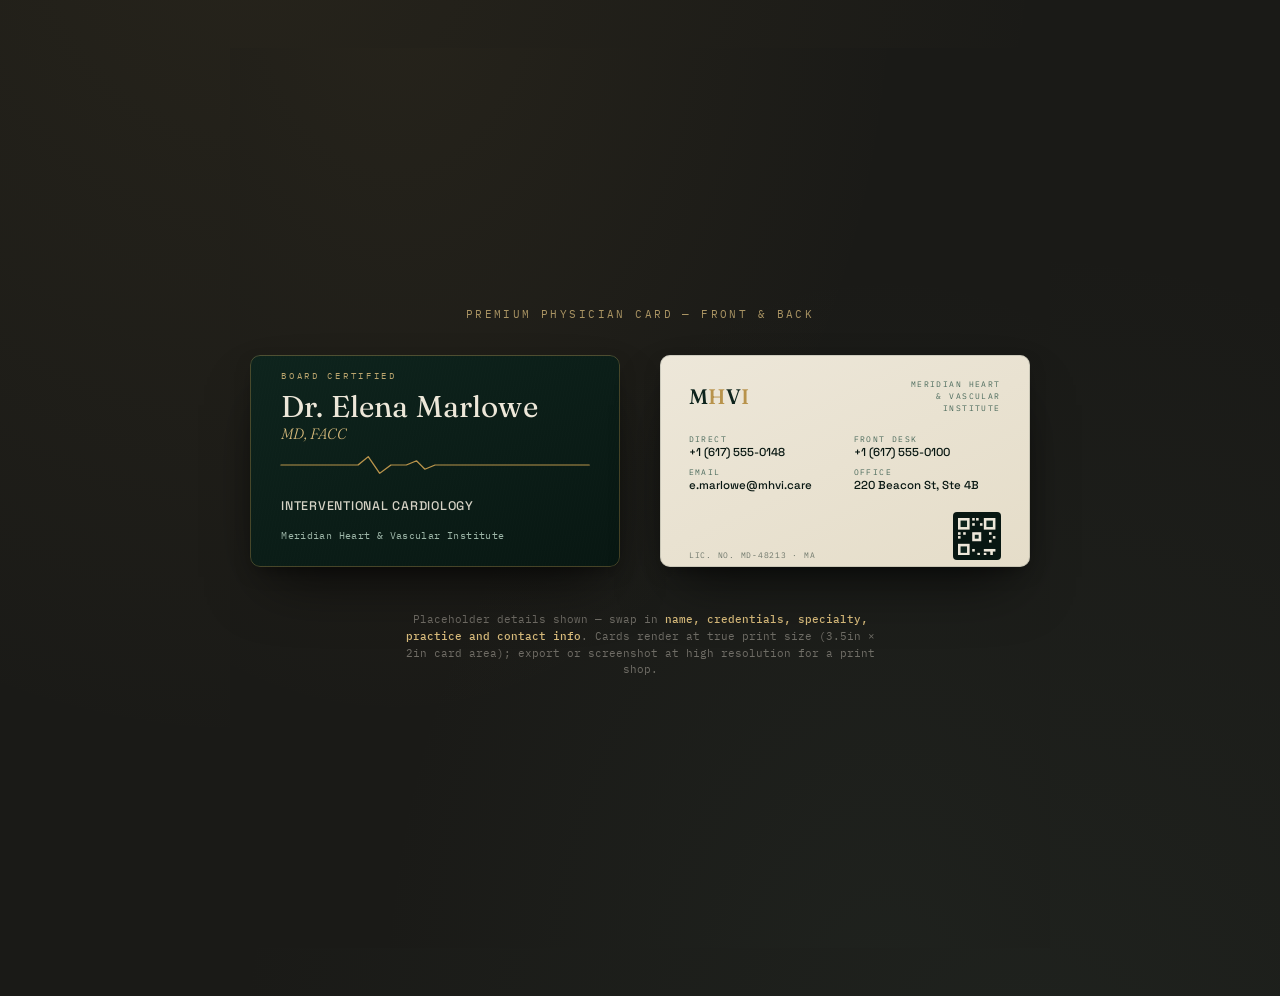
<file: doctor_business_card.html>
<!DOCTYPE html>
<html lang="en">
<head>
<meta charset="UTF-8">
<title>Doctor Business Card</title>
<link rel="preconnect" href="https://fonts.googleapis.com">
<link href="https://fonts.googleapis.com/css2?family=Fraunces:opsz,wght@9..144,300;9..144,400;9..144,500&family=Space+Grotesk:wght@400;500;600&family=IBM+Plex+Mono:wght@400;500&display=swap" rel="stylesheet">
<style>
  :root{
    --pine:      #0E241D;
    --pine-deep: #081712;
    --bone:      #EDE7D9;
    --brass:     #B8934B;
    --brass-lt:  #D9BC7C;
    --sage:      #4C6B5D;
    --card-w:    3.5in;
    --card-h:    2in;
  }

  *{ box-sizing:border-box; }

  html,body{
    margin:0;
    padding:0;
    background: #1A1A17;
    background-image:
      radial-gradient(ellipse at 20% -10%, rgba(184,147,75,0.08), transparent 55%),
      radial-gradient(ellipse at 80% 110%, rgba(76,107,93,0.10), transparent 55%);
    font-family: 'Space Grotesk', sans-serif;
    color: var(--bone);
    min-height: 100vh;
    display:flex;
    align-items:center;
    justify-content:center;
    padding: 48px 20px;
  }

  .stage{
    display:flex;
    flex-direction:column;
    align-items:center;
    gap:34px;
  }

  .label{
    font-family:'IBM Plex Mono', monospace;
    font-size:11px;
    letter-spacing:0.22em;
    text-transform:uppercase;
    color: var(--brass-lt);
    opacity:0.75;
  }

  .cards{
    display:flex;
    gap: 40px;
    flex-wrap: wrap;
    justify-content:center;
  }

  .card{
    width: 3.85in;
    height: 2.2in;
    border-radius: 10px;
    position:relative;
    overflow:hidden;
    box-shadow:
      0 1px 0 rgba(255,255,255,0.04) inset,
      0 30px 60px -20px rgba(0,0,0,0.65),
      0 8px 20px -8px rgba(0,0,0,0.5);
  }

  /* ---------- FRONT ---------- */
  .front{
    background:
      linear-gradient(155deg, var(--pine) 0%, var(--pine-deep) 100%);
  }

  .front::before{
    /* faint brushed-foil texture */
    content:"";
    position:absolute; inset:0;
    background-image: repeating-linear-gradient(
      100deg,
      rgba(255,255,255,0.015) 0px,
      rgba(255,255,255,0.015) 1px,
      transparent 1px,
      transparent 3px
    );
    mix-blend-mode: overlay;
  }

  .front::after{
    content:"";
    position:absolute;
    inset:0;
    border-radius:10px;
    border: 1px solid rgba(184,147,75,0.35);
    pointer-events:none;
  }

  .front-inner{
    position:relative;
    z-index:2;
    height:100%;
    padding: 0.26in 0.32in;
    display:flex;
    flex-direction:column;
    justify-content:center;
  }

  .eyebrow{
    font-family:'IBM Plex Mono', monospace;
    font-size: 8.5px;
    letter-spacing: 0.32em;
    text-transform:uppercase;
    color: var(--brass-lt);
    opacity: 0.85;
    margin: 0 0 10px 0;
  }

  .name{
    font-family:'Fraunces', serif;
    font-optical-sizing:auto;
    font-weight: 400;
    font-size: 30px;
    line-height:1.05;
    color: var(--bone);
    margin:0;
    letter-spacing: 0.005em;
  }

  .credentials{
    font-family:'Fraunces', serif;
    font-weight:300;
    font-style:italic;
    font-size: 15px;
    color: var(--brass-lt);
    margin: 2px 0 0 0;
  }

  .pulse-wrap{
    margin: 12px 0 10px 0;
    height: 20px;
  }

  .pulse-wrap svg{ width: 100%; height:100%; display:block; overflow:visible; }

  .pulse-path{
    fill:none;
    stroke: var(--brass);
    stroke-width: 1.4;
    stroke-linecap: round;
    stroke-linejoin: round;
    stroke-dasharray: 340;
    stroke-dashoffset: 340;
    animation: draw 2.2s ease-out 0.4s forwards, glow 3.5s ease-in-out 2.6s infinite;
  }

  @keyframes draw{
    to{ stroke-dashoffset:0; }
  }
  @keyframes glow{
    0%,100%{ opacity:0.85; }
    50%{ opacity:1; filter: drop-shadow(0 0 2px rgba(184,147,75,0.5)); }
  }

  .specialty{
    font-family:'Space Grotesk', sans-serif;
    font-size: 12.5px;
    font-weight: 500;
    letter-spacing: 0.06em;
    text-transform: uppercase;
    color: var(--bone);
    opacity: 0.9;
  }

  .practice{
    font-family:'IBM Plex Mono', monospace;
    font-size: 9.5px;
    letter-spacing: 0.04em;
    color: var(--sage);
    margin-top: 3px;
    color: #9DB6A8;
  }

  /* ---------- BACK ---------- */
  .back{
    background: linear-gradient(155deg, var(--bone) 0%, #E5DDC9 100%);
    color: var(--pine-deep);
  }

  .back::after{
    content:"";
    position:absolute; inset:0;
    border-radius:10px;
    border: 1px solid rgba(14,36,29,0.14);
    pointer-events:none;
  }

  .back-inner{
    position:relative;
    height:100%;
    padding: 0.24in 0.3in;
    display:flex;
    flex-direction:column;
    justify-content:space-between;
  }

  .back-top{
    display:flex;
    align-items:center;
    justify-content:space-between;
  }

  .mark{
    font-family:'Fraunces', serif;
    font-size: 21px;
    font-weight:500;
    color: var(--pine);
    letter-spacing:0.01em;
  }

  .mark span{
    color: var(--brass);
  }

  .tagline{
    font-family:'IBM Plex Mono', monospace;
    font-size: 8px;
    letter-spacing: 0.18em;
    text-transform:uppercase;
    color: var(--sage);
    text-align:right;
    max-width: 1.2in;
    line-height:1.5;
  }

  .divider{
    height:1px;
    background: linear-gradient(90deg, rgba(14,36,29,0.02), rgba(14,36,29,0.28), rgba(14,36,29,0.02));
    margin: 10px 0;
  }

  .contact-grid{
    display:grid;
    grid-template-columns: 1fr 1fr;
    gap: 8px 18px;
  }

  .contact-item{
    display:flex;
    flex-direction:column;
    gap:1px;
  }

  .contact-item .k{
    font-family:'IBM Plex Mono', monospace;
    font-size: 7.5px;
    letter-spacing:0.18em;
    text-transform:uppercase;
    color: var(--sage);
  }

  .contact-item .v{
    font-family:'Space Grotesk', sans-serif;
    font-size: 11.5px;
    font-weight:500;
    color: var(--pine-deep);
  }

  .back-bottom{
    display:flex;
    justify-content:space-between;
    align-items:flex-end;
  }

  .license{
    font-family:'IBM Plex Mono', monospace;
    font-size: 7.5px;
    letter-spacing:0.1em;
    color: rgba(14,36,29,0.55);
  }

  .qr{
    width: 0.5in;
    height: 0.5in;
    border-radius: 4px;
    background: var(--pine-deep);
    display:flex;
    align-items:center;
    justify-content:center;
  }
  .qr svg{ width:78%; height:78%; }

  .footer-note{
    font-family:'IBM Plex Mono', monospace;
    font-size: 10.5px;
    color: rgba(237,231,217,0.4);
    text-align:center;
    max-width: 480px;
    line-height:1.6;
  }
  .footer-note b{ color: var(--brass-lt); font-weight:500; }

  @media (max-width: 480px){
    .card{ width: 92vw; height: calc(92vw / 1.75); }
  }
</style>
</head>
<body>

<div class="stage">
  <div class="label">Premium Physician Card — Front &amp; Back</div>

  <div class="cards">
    <!-- FRONT -->
    <div class="card front">
      <div class="front-inner">
        <p class="eyebrow">Board Certified</p>
        <h1 class="name">Dr. Elena&nbsp;Marlowe</h1>
        <p class="credentials">MD, FACC</p>

        <div class="pulse-wrap">
          <svg viewBox="0 0 300 24" preserveAspectRatio="none">
            <path class="pulse-path" d="M0,12 L60,12 L75,12 L85,2 L96,22 L107,12 L122,12 L132,7 L140,17 L150,12 L300,12" />
          </svg>
        </div>

        <p class="specialty">Interventional Cardiology</p>
        <p class="practice">Meridian Heart &amp; Vascular Institute</p>
      </div>
    </div>

    <!-- BACK -->
    <div class="card back">
      <div class="back-inner">
        <div class="back-top">
          <div class="mark">M<span>H</span>V<span>I</span></div>
          <div class="tagline">Meridian Heart<br>&amp; Vascular Institute</div>
        </div>

        <div class="divider"></div>

        <div class="contact-grid">
          <div class="contact-item">
            <span class="k">Direct</span>
            <span class="v">+1 (617) 555-0148</span>
          </div>
          <div class="contact-item">
            <span class="k">Front Desk</span>
            <span class="v">+1 (617) 555-0100</span>
          </div>
          <div class="contact-item">
            <span class="k">Email</span>
            <span class="v">e.marlowe@mhvi.care</span>
          </div>
          <div class="contact-item">
            <span class="k">Office</span>
            <span class="v">220 Beacon St, Ste 4B</span>
          </div>
        </div>

        <div class="divider"></div>

        <div class="back-bottom">
          <span class="license">LIC. NO. MD-48213 · MA</span>
          <div class="qr" aria-label="QR code placeholder">
            <svg viewBox="0 0 29 29" fill="none">
              <rect width="29" height="29" fill="none"/>
              <g fill="#EDE7D9">
                <rect x="0" y="0" width="9" height="9"/>
                <rect x="2" y="2" width="5" height="5" fill="#0E241D"/>
                <rect x="20" y="0" width="9" height="9"/>
                <rect x="22" y="2" width="5" height="5" fill="#0E241D"/>
                <rect x="0" y="20" width="9" height="9"/>
                <rect x="2" y="22" width="5" height="5" fill="#0E241D"/>
                <rect x="11" y="0" width="2" height="2"/>
                <rect x="14" y="0" width="2" height="2"/>
                <rect x="11" y="4" width="2" height="2"/>
                <rect x="17" y="4" width="2" height="2"/>
                <rect x="11" y="11" width="7" height="7"/>
                <rect x="13" y="13" width="3" height="3" fill="#0E241D"/>
                <rect x="0" y="11" width="2" height="2"/>
                <rect x="0" y="14" width="2" height="2"/>
                <rect x="4" y="11" width="2" height="2"/>
                <rect x="24" y="11" width="2" height="2"/>
                <rect x="27" y="14" width="2" height="2"/>
                <rect x="24" y="17" width="2" height="2"/>
                <rect x="11" y="24" width="2" height="2"/>
                <rect x="15" y="27" width="2" height="2"/>
                <rect x="20" y="24" width="9" height="2"/>
                <rect x="20" y="27" width="2" height="2"/>
                <rect x="25" y="24" width="2" height="5"/>
              </g>
            </svg>
          </div>
        </div>
      </div>
    </div>
  </div>

  <p class="footer-note">Placeholder details shown — swap in <b>name, credentials, specialty, practice and contact info</b>. Cards render at true print size (3.5in × 2in card area); export or screenshot at high resolution for a print shop.</p>
</div>

</body>
</html>
</file>
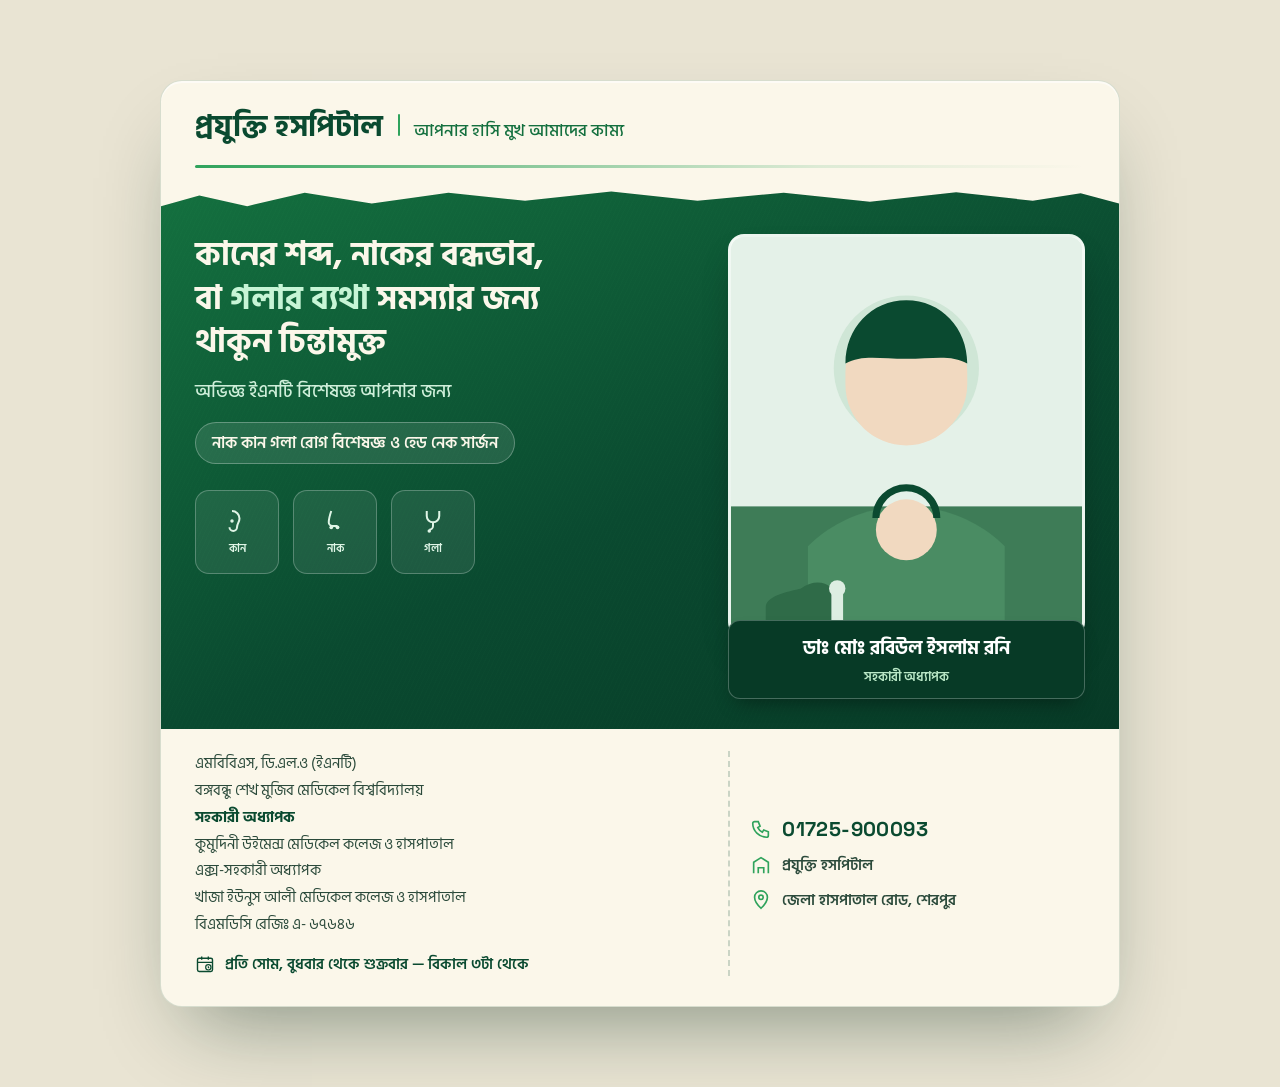
<file: prajukti_hospital_card.html>
<!DOCTYPE html>
<html lang="bn">
<head>
<meta charset="UTF-8">
<title>প্রযুক্তি হসপিটাল — ENT Card</title>
<link rel="preconnect" href="https://fonts.googleapis.com">
<link href="https://fonts.googleapis.com/css2?family=Hind+Siliguri:wght@400;500;600;700&family=Space+Grotesk:wght@500;600;700&display=swap" rel="stylesheet">
<style>
  :root{
    --deep:   #0A4A30;
    --deep2:  #073A26;
    --leaf:   #14703F;
    --bright: #2FA35C;
    --cream:  #FBF7EA;
    --ink:    #0A4A30;
  }
  *{ box-sizing:border-box; }
  html,body{
    margin:0; padding:0;
    background:#e9e4d3;
    display:flex; align-items:center; justify-content:center;
    min-height:100vh;
    font-family:'Hind Siliguri', sans-serif;
    padding: 40px 16px;
  }

  .card{
    width: 960px;
    max-width: 100%;
    background: var(--cream);
    border-radius: 22px;
    overflow: hidden;
    position: relative;
    box-shadow: 0 40px 80px -30px rgba(6,40,26,0.45), 0 2px 0 rgba(255,255,255,0.6) inset;
    border: 1px solid rgba(10,74,48,0.15);
  }

  /* ---- Top bar ---- */
  .topbar{
    padding: 22px 34px 14px 34px;
    display:flex;
    align-items:baseline;
    gap: 14px;
    flex-wrap: wrap;
  }
  .topbar .brand{
    font-size: 30px;
    font-weight: 700;
    color: var(--deep);
    letter-spacing: 0.01em;
  }
  .topbar .divider{
    width: 2px; height: 22px;
    background: var(--bright);
    border-radius: 2px;
  }
  .topbar .tagline{
    font-size: 17px;
    font-weight: 500;
    color: var(--leaf);
  }
  .topbar-rule{
    height: 3px;
    margin: 0 34px;
    background: linear-gradient(90deg, var(--bright), rgba(47,163,92,0.15) 70%, transparent);
    border-radius: 3px;
  }

  /* ---- Green torn panel ---- */
  .panel{
    position: relative;
    margin: 22px 0 0 0;
    padding: 44px 34px 30px 34px;
    background: linear-gradient(155deg, var(--leaf) 0%, var(--deep) 55%, var(--deep2) 100%);
    color: var(--cream);
    display: grid;
    grid-template-columns: 1.18fr 0.82fr;
    gap: 20px;
    clip-path: polygon(
      0 3%, 4% 1%, 9% 3%, 15% 0.5%, 22% 2.5%, 30% 0.5%, 38% 2%, 47% 0.3%,
      56% 2%, 65% 0.5%, 74% 2.2%, 83% 0.4%, 91% 2%, 96% 0.6%, 100% 2.5%,
      100% 100%, 0 100%
    );
  }

  .panel::before{
    content:"";
    position:absolute; inset:0;
    background-image: repeating-linear-gradient(
      115deg, rgba(255,255,255,0.02) 0px, rgba(255,255,255,0.02) 1px, transparent 1px, transparent 4px
    );
    mix-blend-mode: overlay;
    pointer-events:none;
  }

  .panel-left{ position: relative; z-index: 2; }

  .headline{
    font-size: 33px;
    font-weight: 700;
    line-height: 1.32;
    margin: 0 0 12px 0;
  }
  .headline em{
    font-style: normal;
    color: #C7F5D6;
  }

  .subline{
    font-size: 18px;
    font-weight: 500;
    color: #CFEFDA;
    margin: 0 0 16px 0;
  }

  .pill{
    display:inline-block;
    font-size: 16px;
    font-weight: 600;
    background: rgba(255,255,255,0.1);
    border: 1px solid rgba(255,255,255,0.28);
    padding: 8px 16px;
    border-radius: 999px;
    line-height: 1.5;
    margin-bottom: 22px;
  }

  .services{
    display:flex;
    gap: 14px;
    margin-top: 4px;
  }
  .service{
    width: 84px; height: 84px;
    background: rgba(255,255,255,0.08);
    border: 1px solid rgba(255,255,255,0.25);
    border-radius: 14px;
    display:flex; align-items:center; justify-content:center;
    flex-direction: column;
    gap: 4px;
  }
  .service svg{ width: 30px; height: 30px; }
  .service span{
    font-size: 10.5px;
    font-weight: 600;
    color: #DFF5E6;
  }

  /* ---- Doctor block (right) ---- */
  .panel-right{
    position: relative;
    z-index: 2;
    display:flex;
    flex-direction:column;
    align-items:center;
    justify-content: flex-start;
  }

  .avatar-frame{
    width: 100%;
    aspect-ratio: 3/3.4;
    border-radius: 16px;
    background: linear-gradient(160deg, #E9F5EC, #D3E9DA);
    border: 3px solid rgba(255,255,255,0.5);
    overflow: hidden;
    position: relative;
    box-shadow: 0 18px 34px -12px rgba(0,0,0,0.4);
  }
  .avatar-frame svg{ width:100%; height:100%; display:block; }

  .name-ribbon{
    width: 100%;
    margin-top: -18px;
    z-index: 3;
    background: var(--deep2);
    border: 1px solid rgba(255,255,255,0.25);
    border-radius: 12px;
    padding: 12px 16px 10px 16px;
    text-align: center;
    box-shadow: 0 10px 20px -8px rgba(0,0,0,0.4);
  }
  .name-ribbon .name{
    font-size: 19px;
    font-weight: 700;
    color: #fff;
    margin: 0;
  }
  .name-ribbon .desig{
    font-size: 13px;
    font-weight: 600;
    color: #B9E7C6;
    margin: 2px 0 0 0;
  }

  /* ---- Credentials + contact (light section) ---- */
  .bottom{
    padding: 22px 34px 30px 34px;
    display:grid;
    grid-template-columns: 1.18fr 0.82fr;
    gap: 20px;
  }

  .credentials{
    font-size: 14.5px;
    line-height: 1.85;
    color: #2B4A3B;
  }
  .credentials .strong{
    font-weight: 700;
    color: var(--deep);
  }

  .schedule{
    display:flex;
    align-items:center;
    gap: 10px;
    margin-top: 14px;
    font-size: 14.5px;
    font-weight: 600;
    color: var(--deep);
  }
  .schedule svg{ width:20px; height:20px; flex-shrink:0; }

  .contact-col{
    display:flex;
    flex-direction:column;
    justify-content: center;
    gap: 12px;
    border-left: 2px dashed rgba(10,74,48,0.2);
    padding-left: 20px;
  }
  .contact-row{
    display:flex;
    align-items:center;
    gap: 10px;
  }
  .contact-row svg{ width:22px; height:22px; flex-shrink:0; color: var(--bright); }
  .contact-row .phone{
    font-family:'Space Grotesk', sans-serif;
    font-size: 20px;
    font-weight: 700;
    color: var(--deep);
    letter-spacing: 0.02em;
  }
  .contact-row .txt{
    font-size: 14.5px;
    font-weight: 600;
    color: #2B4A3B;
  }

  @media (max-width: 720px){
    .panel, .bottom{ grid-template-columns: 1fr; }
    .panel-right{ margin-top: 18px; }
    .contact-col{ border-left:none; border-top:2px dashed rgba(10,74,48,0.2); padding-left:0; padding-top:16px; }
  }
</style>
</head>
<body>

<div class="card">

  <div class="topbar">
    <span class="brand">প্রযুক্তি হসপিটাল</span>
    <span class="divider"></span>
    <span class="tagline">আপনার হাসি মুখ আমাদের কাম্য</span>
  </div>
  <div class="topbar-rule"></div>

  <div class="panel">
    <div class="panel-left">
      <h1 class="headline">কানের শব্দ, নাকের বন্ধভাব,<br>বা <em>গলার ব্যথা</em> সমস্যার জন্য<br>থাকুন চিন্তামুক্ত</h1>
      <p class="subline">অভিজ্ঞ ইএনটি বিশেষজ্ঞ আপনার জন্য</p>
      <div class="pill">নাক কান গলা রোগ বিশেষজ্ঞ ও হেড নেক সার্জন</div>

      <div class="services">
        <div class="service">
          <svg viewBox="0 0 24 24" fill="none" stroke="#DFF5E6" stroke-width="1.6"><path d="M8 4a6 6 0 0 1 6 6c0 3-2 4-2 7a3 3 0 0 1-6 0"/><circle cx="8" cy="12" r="1.4" fill="#DFF5E6" stroke="none"/></svg>
          <span>কান</span>
        </div>
        <div class="service">
          <svg viewBox="0 0 24 24" fill="none" stroke="#DFF5E6" stroke-width="1.6"><path d="M9 4c-1 3-2 6-2 9a3 3 0 0 0 3 3h4"/><circle cx="9" cy="17" r="1.5" fill="#DFF5E6" stroke="none"/><circle cx="14" cy="17" r="1.5" fill="#DFF5E6" stroke="none"/></svg>
          <span>নাক</span>
        </div>
        <div class="service">
          <svg viewBox="0 0 24 24" fill="none" stroke="#DFF5E6" stroke-width="1.6"><path d="M7 4v4a5 5 0 0 0 10 0V4"/><path d="M12 13v3a3 3 0 0 1-3 3"/><circle cx="9" cy="20" r="1.4" fill="#DFF5E6" stroke="none"/></svg>
          <span>গলা</span>
        </div>
      </div>
    </div>

    <div class="panel-right">
      <div class="avatar-frame">
        <svg viewBox="0 0 300 340" preserveAspectRatio="xMidYMid slice">
          <rect width="300" height="340" fill="#E4F1E8"/>
          <circle cx="150" cy="112" r="62" fill="#CFE6D6"/>
          <path d="M150 62c-30 0-52 24-52 54v10c0 30 24 52 52 52s52-24 52-52v-10c0-30-22-54-52-54z" fill="#F1D9C0"/>
          <path d="M98 108c0-30 22-54 52-54s52 24 52 54c-14-8-30-4-52-4s-38-4-52 4z" fill="#0A4A30"/>
          <rect x="0" y="230" width="300" height="110" fill="#3E7C57"/>
          <path d="M150 230c-34 0-64 14-84 34v76h168v-76c-20-20-50-34-84-34z" fill="#4A8C63"/>
          <circle cx="150" cy="250" r="26" fill="#F1D9C0"/>
          <path d="M124 240a26 26 0 0 1 52 0" fill="none" stroke="#0A4A30" stroke-width="6"/>
          <path d="M60 300c14-10 30-4 30 10v30H30v-24c0-8 12-12 30-16z" fill="#2F6B48"/>
          <rect x="86" y="300" width="10" height="34" fill="#DDEEE2"/>
          <circle cx="91" cy="300" r="7" fill="#DDEEE2"/>
        </svg>
      </div>
      <div class="name-ribbon">
        <p class="name">ডাঃ মোঃ রবিউল ইসলাম রনি</p>
        <p class="desig">সহকারী অধ্যাপক</p>
      </div>
    </div>
  </div>

  <div class="bottom">
    <div>
      <div class="credentials">
        এমবিবিএস, ডি.এল.ও (ইএনটি)<br>
        বঙ্গবন্ধু শেখ মুজিব মেডিকেল বিশ্ববিদ্যালয়<br>
        <span class="strong">সহকারী অধ্যাপক</span><br>
        কুমুদিনী উইমেন্স মেডিকেল কলেজ ও হাসপাতাল<br>
        এক্স-সহকারী অধ্যাপক<br>
        খাজা ইউনুস আলী মেডিকেল কলেজ ও হাসপাতাল<br>
        বিএমডিসি রেজিঃ এ- ৬৭৬৪৬
      </div>
      <div class="schedule">
        <svg viewBox="0 0 24 24" fill="none" stroke="currentColor" stroke-width="1.7"><rect x="3" y="5" width="18" height="16" rx="2"/><path d="M3 10h18M8 3v4M16 3v4"/><circle cx="16" cy="16" r="3.2" stroke-width="1.4"/><path d="M16 14.6v1.6l1 .8" stroke-width="1.4"/></svg>
        প্রতি সোম, বুধবার থেকে শুক্রবার — বিকাল ৩টা থেকে
      </div>
    </div>

    <div class="contact-col">
      <div class="contact-row">
        <svg viewBox="0 0 24 24" fill="none" stroke="currentColor" stroke-width="1.8"><path d="M5 4h4l2 5-2.5 1.5a11 11 0 0 0 5 5L15 13l5 2v4a2 2 0 0 1-2 2C10 21 3 14 3 6a2 2 0 0 1 2-2z"/></svg>
        <span class="phone">01725-900093</span>
      </div>
      <div class="contact-row">
        <svg viewBox="0 0 24 24" fill="none" stroke="currentColor" stroke-width="1.8"><path d="M4 21V9l8-5 8 5v12"/><path d="M9 21v-6h6v6"/></svg>
        <span class="txt">প্রযুক্তি হসপিটাল</span>
      </div>
      <div class="contact-row">
        <svg viewBox="0 0 24 24" fill="none" stroke="currentColor" stroke-width="1.8"><path d="M12 21s7-6.5 7-12a7 7 0 0 0-14 0c0 5.5 7 12 7 12z"/><circle cx="12" cy="9" r="2.4"/></svg>
        <span class="txt">জেলা হাসপাতাল রোড, শেরপুর</span>
      </div>
    </div>
  </div>

</div>

</body>
</html>
</file>
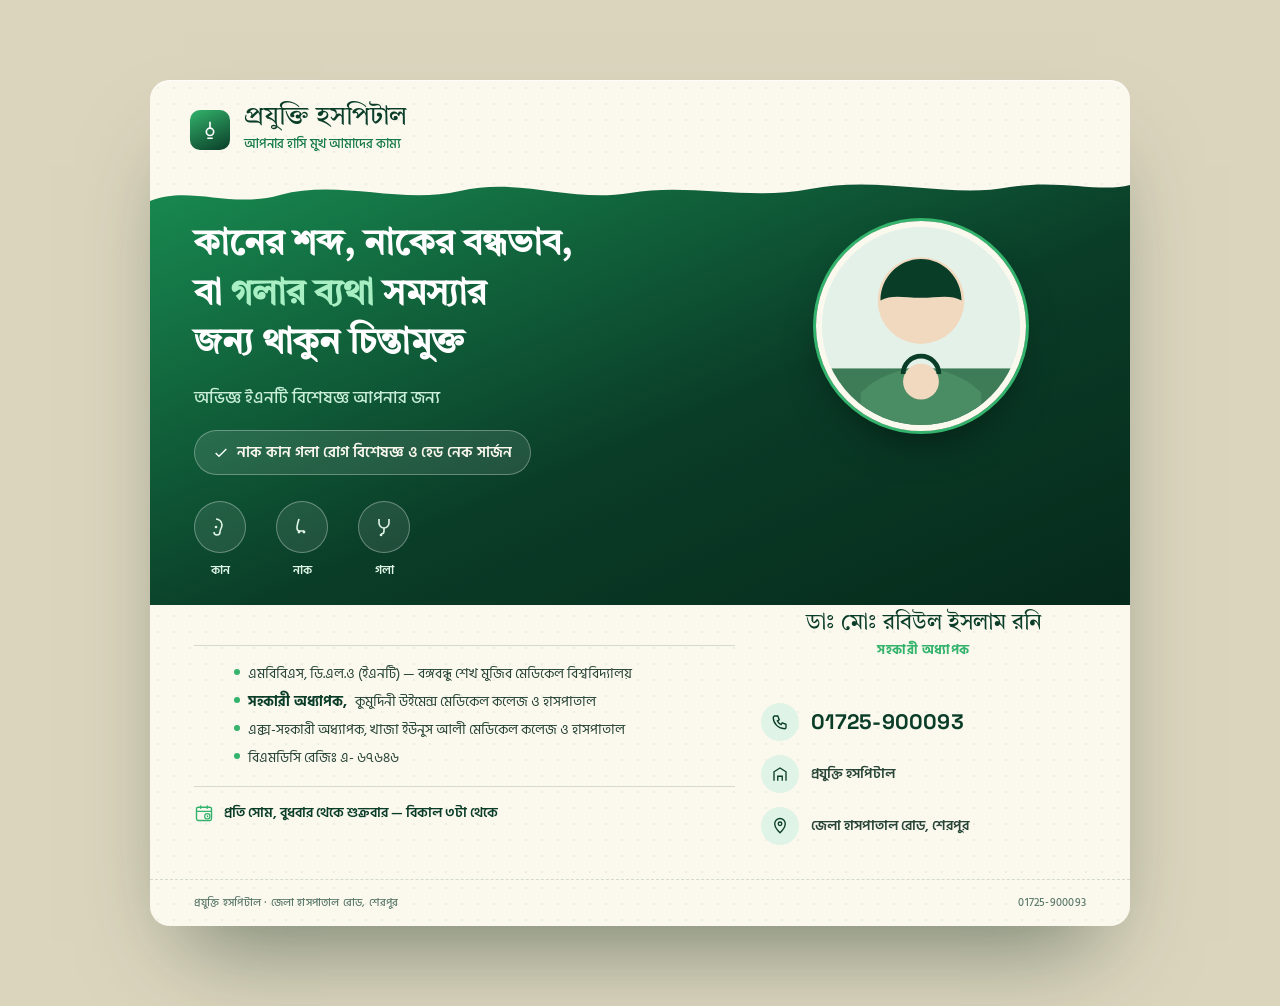
<file: prajukti_hospital_card_v2.html>
<!DOCTYPE html>
<html lang="bn">
<head>
<meta charset="UTF-8">
<title>প্রযুক্তি হসপিটাল — ENT Card</title>
<link rel="preconnect" href="https://fonts.googleapis.com">
<link href="https://fonts.googleapis.com/css2?family=Tiro+Bangla&family=Hind+Siliguri:wght@400;500;600;700&family=Space+Grotesk:wght@500;600;700&display=swap" rel="stylesheet">
<style>
  :root{
    --deep:    #0A3D28;
    --deep2:   #062A1B;
    --leaf:    #157A47;
    --bright:  #33B36B;
    --mint:    #DFF3E6;
    --cream:   #FBF8EE;
    --line:    rgba(10,61,40,0.16);
  }
  *{ box-sizing:border-box; }
  html,body{
    margin:0; padding:0;
    background:#DCD5BE;
    display:flex; align-items:center; justify-content:center;
    min-height:100vh;
    font-family:'Hind Siliguri', sans-serif;
    padding: 40px 16px;
  }

  .card{
    width: 980px;
    max-width: 100%;
    background: var(--cream);
    border-radius: 20px;
    overflow: hidden;
    position: relative;
    box-shadow: 0 50px 90px -35px rgba(6,42,27,0.5), 0 1px 0 rgba(255,255,255,0.7) inset;
  }

  /* faint dot-grid watermark across whole card */
  .card::before{
    content:"";
    position:absolute; inset:0;
    background-image: radial-gradient(rgba(10,61,40,0.06) 1px, transparent 1px);
    background-size: 16px 16px;
    pointer-events:none;
    z-index: 0;
  }

  /* ---------- TOP: brand strip ---------- */
  .topbar{
    position: relative; z-index: 2;
    padding: 24px 40px 12px 40px;
    display:flex;
    align-items:center;
    gap: 14px;
  }
  .logo-mark{
    width: 40px; height: 40px;
    border-radius: 10px;
    background: linear-gradient(155deg, var(--bright), var(--deep));
    display:flex; align-items:center; justify-content:center;
    flex-shrink:0;
  }
  .logo-mark svg{ width: 22px; height: 22px; }
  .brand-block .brand{
    font-family:'Tiro Bangla', serif;
    font-size: 26px;
    color: var(--deep);
    line-height:1;
  }
  .brand-block .tagline{
    font-size: 13px;
    font-weight: 500;
    color: var(--leaf);
    margin-top: 3px;
  }

  /* ---------- GREEN TORN PANEL (SVG shape) ---------- */
  .panel-wrap{
    position: relative;
    z-index: 1;
    margin-top: 8px;
  }
  .panel-bg{
    position: relative;
    width: 100%;
    display:block;
  }
  .panel-bg svg{ width:100%; height:auto; display:block; }

  .panel-content{
    position: absolute;
    inset: 0;
    z-index: 3;
    padding: 46px 44px 0 44px;
    display:grid;
    grid-template-columns: 1.25fr 0.75fr;
    gap: 10px;
    color: var(--cream);
  }

  .headline{
    font-family: 'Tiro Bangla', serif;
    font-size: 36px;
    line-height: 1.38;
    margin: 0 0 14px 0;
    color: #fff;
  }
  .headline em{
    font-style: normal;
    color: #A9EFC4;
  }
  .subline{
    font-size: 17px;
    font-weight: 500;
    color: #C9EFD8;
    margin: 0 0 18px 0;
  }
  .pill{
    display:inline-flex;
    align-items:center;
    gap: 8px;
    font-size: 15px;
    font-weight: 600;
    background: rgba(255,255,255,0.10);
    border: 1px solid rgba(255,255,255,0.3);
    padding: 9px 18px;
    border-radius: 999px;
    margin-bottom: 26px;
  }
  .pill svg{ width:16px; height:16px; }

  .services{
    display:flex;
    gap: 30px;
  }
  .service{
    display:flex;
    flex-direction:column;
    align-items:center;
    gap: 8px;
  }
  .service .ring{
    width: 52px; height: 52px;
    border-radius: 50%;
    background: rgba(255,255,255,0.09);
    border: 1px solid rgba(255,255,255,0.32);
    display:flex; align-items:center; justify-content:center;
  }
  .service svg{ width: 24px; height:24px; }
  .service span{
    font-size: 11.5px;
    font-weight: 600;
    color: #DFF5E6;
  }

  /* ---------- MEDALLION PORTRAIT (straddles boundary) ---------- */
  .medallion-col{
    position: relative;
    display:flex;
    justify-content:center;
  }
  .medallion{
    width: 210px;
    height: 210px;
    border-radius: 50%;
    background: linear-gradient(160deg,#EFF8F1,#DCEEE1);
    border: 6px solid var(--cream);
    box-shadow: 0 0 0 3px var(--bright), 0 20px 40px -14px rgba(0,0,0,0.5);
    overflow: hidden;
    position: relative;
    z-index: 4;
  }
  .medallion svg{ width:100%; height:100%; display:block; }

  /* ---------- BOTTOM (cream) ---------- */
  .bottom{
    position: relative; z-index: 2;
    padding: 10px 44px 34px 44px;
    display:grid;
    grid-template-columns: 1.25fr 0.75fr;
    gap: 26px;
  }

  .name-block{
    text-align: center;
    margin-top: -6px;
  }
  .name-block .name{
    font-family:'Tiro Bangla', serif;
    font-size: 22px;
    color: var(--deep);
    margin: 0;
  }
  .name-block .desig{
    font-size: 12.5px;
    font-weight: 700;
    letter-spacing: 0.04em;
    color: var(--bright);
    text-transform: uppercase;
    margin-top: 2px;
  }

  .cred-col{ padding-top: 30px; }
  .credentials{
    font-size: 14px;
    line-height: 2;
    color: #274436;
  }
  .credentials li{
    list-style: none;
    display:flex;
    align-items:flex-start;
    gap: 8px;
  }
  .credentials ul{ margin:0; padding:0; }
  .credentials .leaf-dot{
    width: 6px; height:6px;
    border-radius: 50%;
    background: var(--bright);
    margin-top: 9px;
    flex-shrink:0;
  }
  .credentials .strong{ font-weight:700; color: var(--deep); }

  .divider-row{
    height:1px;
    background: var(--line);
    margin: 14px 0;
  }

  .schedule{
    display:flex;
    align-items:center;
    gap: 10px;
    font-size: 14px;
    font-weight: 600;
    color: var(--deep);
  }
  .schedule svg{ width:20px; height:20px; color: var(--bright); }

  .contact-col{
    padding-top: 30px;
    display:flex;
    flex-direction:column;
    gap: 14px;
  }
  .contact-row{
    display:flex;
    align-items:center;
    gap: 12px;
  }
  .contact-icon{
    width: 38px; height: 38px;
    border-radius: 50%;
    background: var(--mint);
    display:flex; align-items:center; justify-content:center;
    flex-shrink: 0;
  }
  .contact-icon svg{ width:18px; height:18px; color: var(--deep); }
  .contact-row .phone{
    font-family:'Space Grotesk', sans-serif;
    font-size: 21px;
    font-weight: 700;
    color: var(--deep);
    letter-spacing: 0.01em;
  }
  .contact-row .txt{
    font-size: 14px;
    font-weight: 600;
    color: #274436;
  }

  .foot-strip{
    position: relative; z-index: 2;
    border-top: 1px dashed var(--line);
    padding: 14px 44px;
    display:flex;
    justify-content: space-between;
    font-size: 11px;
    color: #5C7A6B;
    font-weight: 500;
    letter-spacing: 0.02em;
  }

  @media (max-width: 760px){
    .panel-content, .bottom{ grid-template-columns: 1fr; }
    .medallion-col{ margin-top: 20px; }
    .cred-col, .contact-col{ padding-top: 10px; }
    .foot-strip{ flex-direction:column; gap:4px; }
  }
</style>
</head>
<body>

<div class="card">

  <div class="topbar">
    <div class="logo-mark">
      <svg viewBox="0 0 24 24" fill="none" stroke="#fff" stroke-width="1.8"><path d="M12 3v7M12 10a4 4 0 1 0 0 8 4 4 0 0 0 0-8zM9 21h6"/></svg>
    </div>
    <div class="brand-block">
      <div class="brand">প্রযুক্তি হসপিটাল</div>
      <div class="tagline">আপনার হাসি মুখ আমাদের কাম্য</div>
    </div>
  </div>

  <div class="panel-wrap">
    <div class="panel-bg">
      <svg viewBox="0 0 980 430" preserveAspectRatio="none">
        <defs>
          <linearGradient id="g1" x1="0" y1="0" x2="1" y2="1">
            <stop offset="0%" stop-color="#188A50"/>
            <stop offset="55%" stop-color="#0A3D28"/>
            <stop offset="100%" stop-color="#062A1B"/>
          </linearGradient>
        </defs>
        <path fill="url(#g1)" d="M0,26
          C 40,10 80,34 130,20
          C 190,4 250,30 310,16
          C 370,2 420,28 480,18
          C 540,8 600,26 660,14
          C 730,0 800,24 860,12
          C 910,4 950,18 980,10
          L 980,430 L 0,430 Z"/>
      </svg>
    </div>

    <div class="panel-content">
      <div class="panel-left">
        <h1 class="headline">কানের শব্দ, নাকের বন্ধভাব,<br>বা <em>গলার ব্যথা</em> সমস্যার<br>জন্য থাকুন চিন্তামুক্ত</h1>
        <p class="subline">অভিজ্ঞ ইএনটি বিশেষজ্ঞ আপনার জন্য</p>
        <div class="pill">
          <svg viewBox="0 0 24 24" fill="none" stroke="#fff" stroke-width="2"><path d="M20 6L9 17l-5-5"/></svg>
          নাক কান গলা রোগ বিশেষজ্ঞ ও হেড নেক সার্জন
        </div>

        <div class="services">
          <div class="service">
            <div class="ring"><svg viewBox="0 0 24 24" fill="none" stroke="#DFF5E6" stroke-width="1.6"><path d="M8 4a6 6 0 0 1 6 6c0 3-2 4-2 7a3 3 0 0 1-6 0"/><circle cx="8" cy="12" r="1.3" fill="#DFF5E6" stroke="none"/></svg></div>
            <span>কান</span>
          </div>
          <div class="service">
            <div class="ring"><svg viewBox="0 0 24 24" fill="none" stroke="#DFF5E6" stroke-width="1.6"><path d="M9 4c-1 3-2 6-2 9a3 3 0 0 0 3 3h4"/><circle cx="9" cy="17" r="1.4" fill="#DFF5E6" stroke="none"/><circle cx="14" cy="17" r="1.4" fill="#DFF5E6" stroke="none"/></svg></div>
            <span>নাক</span>
          </div>
          <div class="service">
            <div class="ring"><svg viewBox="0 0 24 24" fill="none" stroke="#DFF5E6" stroke-width="1.6"><path d="M7 4v4a5 5 0 0 0 10 0V4"/><path d="M12 13v3a3 3 0 0 1-3 3"/><circle cx="9" cy="20" r="1.3" fill="#DFF5E6" stroke="none"/></svg></div>
            <span>গলা</span>
          </div>
        </div>
      </div>

      <div class="medallion-col">
        <div class="medallion">
          <svg viewBox="0 0 210 210" preserveAspectRatio="xMidYMid slice">
            <rect width="210" height="210" fill="#E4F1E8"/>
            <circle cx="105" cy="78" r="46" fill="#F1D9C0"/>
            <path d="M62 78c0-24 19-44 43-44s43 20 43 44c-12-7-25-3-43-3s-31-4-43 3z" fill="#0A3D28"/>
            <rect x="0" y="150" width="210" height="60" fill="#3E7C57"/>
            <path d="M105 150c-26 0-50 11-64 26v34h128v-34c-14-15-38-26-64-26z" fill="#4A8C63"/>
            <circle cx="105" cy="164" r="19" fill="#F1D9C0"/>
            <path d="M86 156a19 19 0 0 1 38 0" fill="none" stroke="#0A3D28" stroke-width="5"/>
          </svg>
        </div>
      </div>
    </div>
  </div>

  <div class="bottom">
    <div class="cred-col">
      <div class="divider-row" style="margin-top:0;"></div>
      <ul class="credentials">
        <li><span class="leaf-dot"></span> এমবিবিএস, ডি.এল.ও (ইএনটি) — বঙ্গবন্ধু শেখ মুজিব মেডিকেল বিশ্ববিদ্যালয়</li>
        <li><span class="leaf-dot"></span> <span class="strong">সহকারী অধ্যাপক,</span> কুমুদিনী উইমেন্স মেডিকেল কলেজ ও হাসপাতাল</li>
        <li><span class="leaf-dot"></span> এক্স-সহকারী অধ্যাপক, খাজা ইউনুস আলী মেডিকেল কলেজ ও হাসপাতাল</li>
        <li><span class="leaf-dot"></span> বিএমডিসি রেজিঃ এ- ৬৭৬৪৬</li>
      </ul>
      <div class="divider-row"></div>
      <div class="schedule">
        <svg viewBox="0 0 24 24" fill="none" stroke="currentColor" stroke-width="1.7"><rect x="3" y="5" width="18" height="16" rx="2"/><path d="M3 10h18M8 3v4M16 3v4"/><circle cx="16" cy="16" r="3.2" stroke-width="1.4"/><path d="M16 14.6v1.6l1 .8" stroke-width="1.4"/></svg>
        প্রতি সোম, বুধবার থেকে শুক্রবার — বিকাল ৩টা থেকে
      </div>
    </div>

    <div>
      <div class="name-block">
        <p class="name">ডাঃ মোঃ রবিউল ইসলাম রনি</p>
        <p class="desig">সহকারী অধ্যাপক</p>
      </div>
      <div class="contact-col">
        <div class="contact-row">
          <div class="contact-icon"><svg viewBox="0 0 24 24" fill="none" stroke="currentColor" stroke-width="1.8"><path d="M5 4h4l2 5-2.5 1.5a11 11 0 0 0 5 5L15 13l5 2v4a2 2 0 0 1-2 2C10 21 3 14 3 6a2 2 0 0 1 2-2z"/></svg></div>
          <span class="phone">01725-900093</span>
        </div>
        <div class="contact-row">
          <div class="contact-icon"><svg viewBox="0 0 24 24" fill="none" stroke="currentColor" stroke-width="1.8"><path d="M4 21V9l8-5 8 5v12"/><path d="M9 21v-6h6v6"/></svg></div>
          <span class="txt">প্রযুক্তি হসপিটাল</span>
        </div>
        <div class="contact-row">
          <div class="contact-icon"><svg viewBox="0 0 24 24" fill="none" stroke="currentColor" stroke-width="1.8"><path d="M12 21s7-6.5 7-12a7 7 0 0 0-14 0c0 5.5 7 12 7 12z"/><circle cx="12" cy="9" r="2.4"/></svg></div>
          <span class="txt">জেলা হাসপাতাল রোড, শেরপুর</span>
        </div>
      </div>
    </div>
  </div>

  <div class="foot-strip">
    <span>প্রযুক্তি হসপিটাল · জেলা হাসপাতাল রোড, শেরপুর</span>
    <span>01725-900093</span>
  </div>

</div>

</body>
</html>
</file>
<file: index.css>
/* ============ TOKENS ============ */
:root{
    --teal-900:#0E3B36;
    --teal-800:#134540;
    --teal-700:#175951;
    --teal-050:#EAF3F0;
    --cream:#F7F6F1;
    --amber:#C98A3E;
    --amber-dark:#A96F2C;
    --ink:#152420;
    --ink-soft:#4C5D57;
    --line:rgba(14,59,54,0.14);
    --cross:#C4432B;

    --font-display:'Noto Serif Bengali','Fraunces',serif;
    --font-body:'Noto Sans Bengali','Inter',sans-serif;
    --font-util:'Inter','Noto Sans Bengali',sans-serif;

    --radius:14px;
    --shadow-soft:0 10px 30px rgba(14,59,54,0.08);
    --shadow-card:0 4px 18px rgba(14,59,54,0.07);
}

*{box-sizing:border-box;margin:0;padding:0;}
html{scroll-behavior:smooth;}
body.body{
    font-family:var(--font-body);
    color:var(--ink);
    background:var(--cream);
    -webkit-font-smoothing:antialiased;
}
a{text-decoration:none;color:inherit;}
ul{list-style:none;}
img{max-width:100%;display:block;}
:focus-visible{outline:2.5px solid var(--amber);outline-offset:3px;}
@media (prefers-reduced-motion: reduce){
    *{animation:none !important;transition:none !important;}
}

/* ============ NAV ============ */
.nav{
    position:sticky;top:0;z-index:50;
    display:flex;align-items:center;justify-content:space-between;
    gap:24px;
    padding:16px 6%;
    background:rgba(247,246,241,0.9);
    backdrop-filter:blur(10px);
    border-bottom:1px solid var(--line);
}
.brand{display:flex;align-items:center;gap:10px;}
.brand-mark{color:var(--teal-900);width:34px;height:34px;flex:none;}
.brand-mark svg{width:100%;height:100%;}
.brand-name{
    display:block;font-family:var(--font-display);font-weight:700;
    font-size:1.05rem;color:var(--teal-900);line-height:1.2;
}
.brand-tag{
    display:block;font-family:var(--font-util);font-size:0.68rem;
    letter-spacing:0.04em;color:var(--ink-soft);
}
.nav-links-desktop{display:flex;align-items:center;gap:28px;}
.nav-links-desktop a{
    font-size:0.92rem;font-weight:500;color:var(--ink-soft);
    position:relative;padding:4px 0;
}
.nav-links-desktop a.active,.nav-links-desktop a:hover{color:var(--teal-900);}
.nav-links-desktop a.active::after{
    content:"";position:absolute;left:0;right:0;bottom:-2px;height:2px;
    background:var(--amber);border-radius:2px;
}
.nav-call{
    background:var(--teal-900);color:#fff;padding:10px 20px;border-radius:999px;
    font-size:0.88rem;font-weight:600;white-space:nowrap;
    transition:background .2s ease, transform .2s ease;
}
.nav-call:hover{background:var(--teal-700);transform:translateY(-1px);}
.sidebar-toggle{display:none;font-size:1.4rem;color:var(--teal-900);cursor:pointer;}

.nav-list{
    position:fixed;top:0;right:-280px;width:260px;height:100vh;
    background:var(--teal-900);padding:90px 28px 28px;
    display:flex;flex-direction:column;gap:6px;
    transition:right .3s ease;z-index:60;
}
.nav-list.open{right:0;}
.nav-list li{list-style:none;}
.nav-list li a{
    display:block;color:#fff;padding:12px 4px;font-size:1rem;
    border-bottom:1px solid rgba(255,255,255,0.12);
    border-left:3px solid transparent;
    padding-left:12px;
    transition:background .2s ease, border-color .2s ease, color .2s ease;
}
.nav-list li a.active,
.nav-list li a:hover{
    color:var(--amber);
    background:rgba(255,255,255,0.06);
    border-left-color:var(--amber);
}
.overlay{
    position:fixed;inset:0;background:rgba(14,20,18,0.5);
    opacity:0;pointer-events:none;transition:opacity .3s ease;z-index:55;
}
.overlay.show{opacity:1;pointer-events:auto;}

/* ============ HERO ============ */
.hero{
    position:relative;
    padding:96px 6% 84px;
    overflow:hidden;
    background:linear-gradient(180deg,var(--teal-050) 0%, var(--cream) 78%);
}
.hero-bg{
    position:absolute;inset:0;
    background-image:radial-gradient(circle at 1px 1px, rgba(14,59,54,0.09) 1px, transparent 1px);
    background-size:26px 26px;
    mask-image:linear-gradient(180deg, black, transparent 85%);
    pointer-events:none;
}
.pulse-line{
    position:absolute;left:0;right:0;top:38%;width:100%;height:160px;
    color:var(--teal-700);opacity:0.55;pointer-events:none;
}
.pulse-path{
    stroke-dasharray:2400;stroke-dashoffset:2400;
    animation:draw 2.6s ease-out forwards;
}
.pulse-dot{color:var(--cross);}
@keyframes draw{to{stroke-dashoffset:0;}}

.hero-text{position:relative;max-width:680px;}
.hero-eyebrow{
    display:inline-flex;align-items:center;gap:8px;
    font-family:var(--font-util);font-size:0.8rem;font-weight:600;
    letter-spacing:0.03em;color:var(--teal-700);
    background:#fff;border:1px solid var(--line);
    padding:7px 16px;border-radius:999px;margin-bottom:22px;
}
.hero-eyebrow .dot{width:7px;height:7px;border-radius:50%;background:var(--cross);flex:none;}
.hero h1{
    font-family:var(--font-display);font-weight:700;
    font-size:clamp(2.1rem,4.6vw,3.4rem);line-height:1.18;
    color:var(--teal-900);letter-spacing:-0.01em;
}
.hero-rule{width:64px;height:3px;background:var(--amber);border-radius:2px;margin:22px 0;}
.hero-role{font-size:1.02rem;font-weight:600;color:var(--ink);margin-bottom:10px;}
.hero-sub{font-size:0.98rem;color:var(--ink-soft);line-height:1.7;max-width:560px;}
.hero-actions{display:flex;flex-wrap:wrap;gap:14px;margin-top:32px;}

.btn-primary{
    display:inline-block;background-color: #0E3B36;
    padding:14px 28px;border-radius:10px;font-weight:600;font-size:0.95rem;
    box-shadow:var(--shadow-soft);
    transition:background .2s ease, transform .2s ease;
    color: white;
}
.btn-primary:hover{background-color: #152420;transform:translateY(-2px);}
.btn-ghost{
    display:inline-block;padding:14px 28px;border-radius:10px;
    border:1.5px solid var(--teal-900);color:var(--teal-900);
    font-weight:600;font-size:0.95rem;
    transition:background .2s ease, color .2s ease;
}
.btn-ghost:hover{background:var(--teal-900);color:#fff;}

/* ============ STATS BAND ============ */
.stats-band{background:var(--teal-900);padding:36px 6%;}
.stats-grid{
    max-width:1100px;margin:0 auto;
    display:grid;grid-template-columns:repeat(4,1fr);gap:20px;
}
.stat-item{text-align:center;color:#fff;}
.stat-num{
    display:block;font-family:var(--font-display);font-weight:700;
    font-size:1.5rem;color:#F3D8AE;margin-bottom:4px;
}
.stat-label{font-size:0.82rem;color:rgba(255,255,255,0.78);}

/* ============ SECTION SHELL ============ */
.section{padding:88px 6%;max-width:1180px;margin:0 auto;}
.section-head{text-align:center;max-width:560px;margin:0 auto 48px;}
.section-eyebrow{
    display:block;font-family:var(--font-util);font-size:0.78rem;
    font-weight:600;letter-spacing:0.08em;text-transform:uppercase;
    color:var(--amber-dark);margin-bottom:10px;
    margin-top: 50px;
}
.section-head h2, .doctor-info h2{
    font-family:var(--font-display);font-weight:700;
    font-size:clamp(1.6rem,3vw,2.15rem);color:var(--teal-900);
}

/* ============ QUALIFICATIONS ============ */
.quals{padding:44px 6% 8px;}
.qual-grid{
    display:flex;flex-wrap:wrap;justify-content:center;gap:14px 34px;
}
.qual-item{display:flex;align-items:center;gap:10px;}
.qual-dot{width:8px;height:8px;border-radius:50%;background:var(--cross);flex:none;}
.qual-item p{font-size:0.92rem;font-weight:600;color:var(--teal-900);}

/* ============ WHY CHOOSE US ============ */
.why-grid{
    display:grid;grid-template-columns:repeat(4,1fr);gap:22px;
}
.card-hitbox{display:contents;}
.why-card{
    background:#fff;border:1px solid var(--line);border-radius:var(--radius);
    padding:28px 22px;box-shadow:var(--shadow-card);
    transition:transform .25s ease, box-shadow .25s ease, border-color .25s ease;
}
.why-card.is-hovered{
    transform:translateY(-6px);
    box-shadow:0 16px 34px rgba(14,59,54,0.14);
    border-color:var(--teal-700);
}
.why-icon{
    width:44px;height:44px;color:var(--teal-700);margin-bottom:16px;
}
.why-icon svg{width:100%;height:100%;}
.why-card h3{
    font-family:var(--font-display);font-weight:600;font-size:1.05rem;
    color:var(--teal-900);margin-bottom:8px;
}
.why-card p{font-size:0.88rem;color:var(--ink-soft);line-height:1.6;}

/* ============ SERVICES / DEPARTMENTS ============ */
.service-grid{
    display:grid;grid-template-columns:repeat(3,1fr);gap:24px;
}
.service-card{
    background:#fff;border:1px solid var(--line);border-radius:var(--radius);
    padding:32px 26px;box-shadow:var(--shadow-card);
    transition:transform .25s ease, box-shadow .25s ease, border-color .25s ease;
    height:100%;
}
.service-card.is-hovered{
    transform:translateY(-6px);
    box-shadow:0 18px 36px rgba(14,59,54,0.15);
    border-color:var(--teal-700);
}
.service-icon{
    width:52px;height:52px;color:#fff;background:var(--teal-900);
    border-radius:12px;display:flex;align-items:center;justify-content:center;
    padding:11px;margin-bottom:20px;
}
.service-icon svg{width:100%;height:100%;}
.service-card h3{
    font-family:var(--font-display);font-weight:600;font-size:1.12rem;
    color:var(--teal-900);margin-bottom:10px;
}
.p-no{font-size:0.9rem;color:var(--ink-soft);line-height:1.65;}

/* ============ DOCTOR ============ */
.doctor{background:var(--teal-050);border-radius:24px;padding:56px 6%;}
.doctor-card{
    display:grid;grid-template-columns:260px 1fr;gap:52px;align-items:center;
    max-width:1000px;margin:0 auto;
    background:var(--teal-050);
    border-radius:24px;
    padding:56px 6%;
    margin-top: 100px;
}
.doctor-photo{position:relative;width:220px;height:220px;justify-self:center;}
.doctor-monogram{
    width:220px;height:220px;border-radius:50%;
    background:linear-gradient(145deg,var(--teal-800),var(--teal-900));
    color:#F3D8AE;display:flex;align-items:center;justify-content:center;
    font-family:var(--font-display);font-weight:700;font-size:3.2rem;
    box-shadow:var(--shadow-soft);
}
.doctor-ring{
    position:absolute;inset:-12px;border:1.5px dashed var(--amber);
    border-radius:50%;
}
.doctor-info .section-eyebrow{text-align:left;}
.doctor-role{font-weight:600;color:var(--teal-700);margin:12px 0 14px;font-size:0.95rem;}
.doctor-bio{color:var(--ink-soft);line-height:1.75;font-size:0.95rem;margin-bottom:20px;}
.doctor-tags{display:flex;flex-wrap:wrap;gap:10px;margin-bottom:26px;}
.tag{
    font-size:0.78rem;font-weight:600;color:var(--teal-900);
    background:#fff;border:1px solid var(--line);padding:6px 14px;border-radius:999px;
}

/* ============ DOCTORS LIST (doctor.html) ============ */
.doctors-list{max-width:1180px;margin:0 auto;padding:44px 6% 0;}

.doctors-list .doctor-card{
    grid-template-columns:1fr;
    justify-items:center;text-align:center;
    max-width:640px;
    background:#fff;
    border:1px solid var(--line);
    border-radius:var(--radius);
    box-shadow:var(--shadow-card);
    padding:34px 28px;
    gap:14px;
    margin-top:0;
    margin-bottom:22px;
}

.doctors-list .doctor-photo{width:84px;height:84px;}
.doctors-list .doctor-monogram{
    width:84px;height:84px;font-size:1.6rem;box-shadow:none;
}
.doctors-list .doctor-info .section-eyebrow{text-align:center;}
.doctors-list .doctor-info h2{font-size:1.15rem;line-height:1.35;margin-bottom:6px;}
.doctors-list .doctor-role{font-size:0.85rem;margin:0 0 10px;}

.doctors-list .doctor-detail-list{margin-bottom:10px;}
.doctors-list .doctor-detail-list li{
    list-style:none;font-size:0.78rem;line-height:1.6;color:var(--ink-soft);
}
.doctors-list .doctor-detail-list li.strong{color:var(--ink);font-weight:600;}
.doctors-list .doctor-detail-list li.reg{color:var(--amber-dark);font-size:0.73rem;margin-top:4px;}

.doctors-list .doctor-visit{
    font-size:0.78rem;color:var(--ink-soft);line-height:1.6;
    border-top:1px solid var(--line);padding-top:10px;margin-bottom:10px;
}

.doctors-list .doctor-phones{
    display:flex;flex-direction:column;gap:4px;font-size:0.82rem;
}
.doctors-list .phones-label{color:var(--ink-soft);font-size:0.78rem;}
.doctors-list .doctor-phones a{color:var(--amber-dark);font-weight:700;transition:color .15s;}
.doctors-list .doctor-phones a:hover{color:var(--teal-900);}

@media (max-width:640px){
    .doctors-list{padding:32px 6% 0;}
}

/* ============ SCHEDULE ============ */
.schedule-band{padding:0 6% 88px;}
.schedule-card{
    max-width:1180px;margin:0 auto;
    background:var(--teal-900);border-radius:24px;
    display:grid;grid-template-columns:1.2fr 0.8fr;
    overflow:hidden;
}
.schedule-info{padding:56px 48px;color:#fff;}
.schedule-info .section-eyebrow{color:#F3D8AE;}
.schedule-info h2{color:#fff;font-family:var(--font-display);font-size:clamp(1.5rem,2.6vw,2rem);margin-bottom:22px;}
.schedule-time{margin-bottom:22px;}
.schedule-time li{
    display:flex;justify-content:space-between;gap:16px;
    padding:11px 0;border-bottom:1px solid rgba(255,255,255,0.14);
    font-size:0.92rem;
}
.schedule-time li span:first-child{color:rgba(255,255,255,0.75);}
.schedule-time li span:last-child{font-weight:600;}
.schedule-loc{font-size:0.92rem;color:rgba(255,255,255,0.85);margin-bottom:26px;}
.schedule-photo{
    display:flex;align-items:center;justify-content:center;
    background:var(--teal-800);color:rgba(243,216,174,0.6);padding:24px;
}
.schedule-photo svg{width:70%;height:70%;}

/* ============ FINAL CTA ============ */
.cta-band{
    text-align:center;padding:70px 6%;
    background:radial-gradient(circle at 50% 0%, var(--teal-050), var(--cream) 65%);
}
.cta-band h2{font-family:var(--font-display);font-weight:700;font-size:clamp(1.5rem,3vw,2rem);color:var(--teal-900);margin-bottom:12px;}
.cta-band p{color:var(--ink-soft);margin-bottom:26px;}

/* ============ FOOTER ============ */
.footer{background:var(--teal-900);color:#fff;padding:56px 6% 28px; margin-top: 50px;}
.supreme{
    max-width:1180px;margin:0 auto;
    display:grid;grid-template-columns:1.4fr 1fr 1fr;gap:40px;
}
.footer-brand{display:flex;flex-direction:column;gap:14px;max-width:320px;}
.footer-brand .brand-mark{color:#F3D8AE;}
.footer-brand p{color:rgba(255,255,255,0.72);font-size:0.9rem;line-height:1.65;}
.z-p{font-weight:700;margin-bottom:16px;color:#F3D8AE;font-size:0.95rem; font-family: arial;}
.li-z{
    list-style:none;
    color:rgba(255,255,255,0.78);font-size:0.9rem;
    padding:6px 0;transition:color .2s ease;
    font-family: arial;
}
.div-li-z a:hover .li-z{color:#fff;}
.f-div{
    text-align:center;padding:20px 6% 30px;background:var(--teal-900);
    border-top:1px solid rgba(255,255,255,0.12);
}
.f-p{color:rgba(255,255,255,0.6);font-size:0.82rem;}
.f-p a{color:#F3D8AE;font-weight:600;}

/* ============ FLOATING CALL ============ */
.float-call{
    position:fixed;bottom:22px;right:22px;z-index:70;
    display:flex;align-items:center;gap:8px;
    background-color: #0E3B36;color:#fff;padding:13px 20px;border-radius:999px;
    font-weight:600;font-size:0.9rem;box-shadow:0 10px 24px rgba(169,111,44,0.4);
    transition:transform .2s ease;
}
.float-call:hover{transform:translateY(-3px);}

/* ============ RESPONSIVE ============ */
@media (max-width:960px){
    .nav-links-desktop, .nav-call{display:none;}
    .sidebar-toggle{display:block;}
    .why-grid{grid-template-columns:repeat(2,1fr);}
    .service-grid{grid-template-columns:repeat(2,1fr);}
    .stats-grid{grid-template-columns:repeat(2,1fr);}
    .doctor-card{grid-template-columns:1fr;text-align:center;}
    .doctor-info .section-eyebrow{text-align:center;}
    .doctor-tags{justify-content:center;}
    .schedule-card{grid-template-columns:1fr;}
    .schedule-photo{display:none;}
    .supreme{grid-template-columns:1fr 1fr;}
    .footer-brand{grid-column:1 / -1;max-width:none;}
}

@media (max-width:600px){
    .hero{padding:76px 6% 60px;}
    .section{padding:64px 6%;}
    .why-grid, .service-grid{grid-template-columns:1fr;}
    .stats-grid{grid-template-columns:1fr 1fr;}
    .supreme{grid-template-columns:1fr;}
    .qual-grid{gap:12px 20px;}
    .float-call span{display:none;}
    .float-call{padding:14px;}
}
</file>
